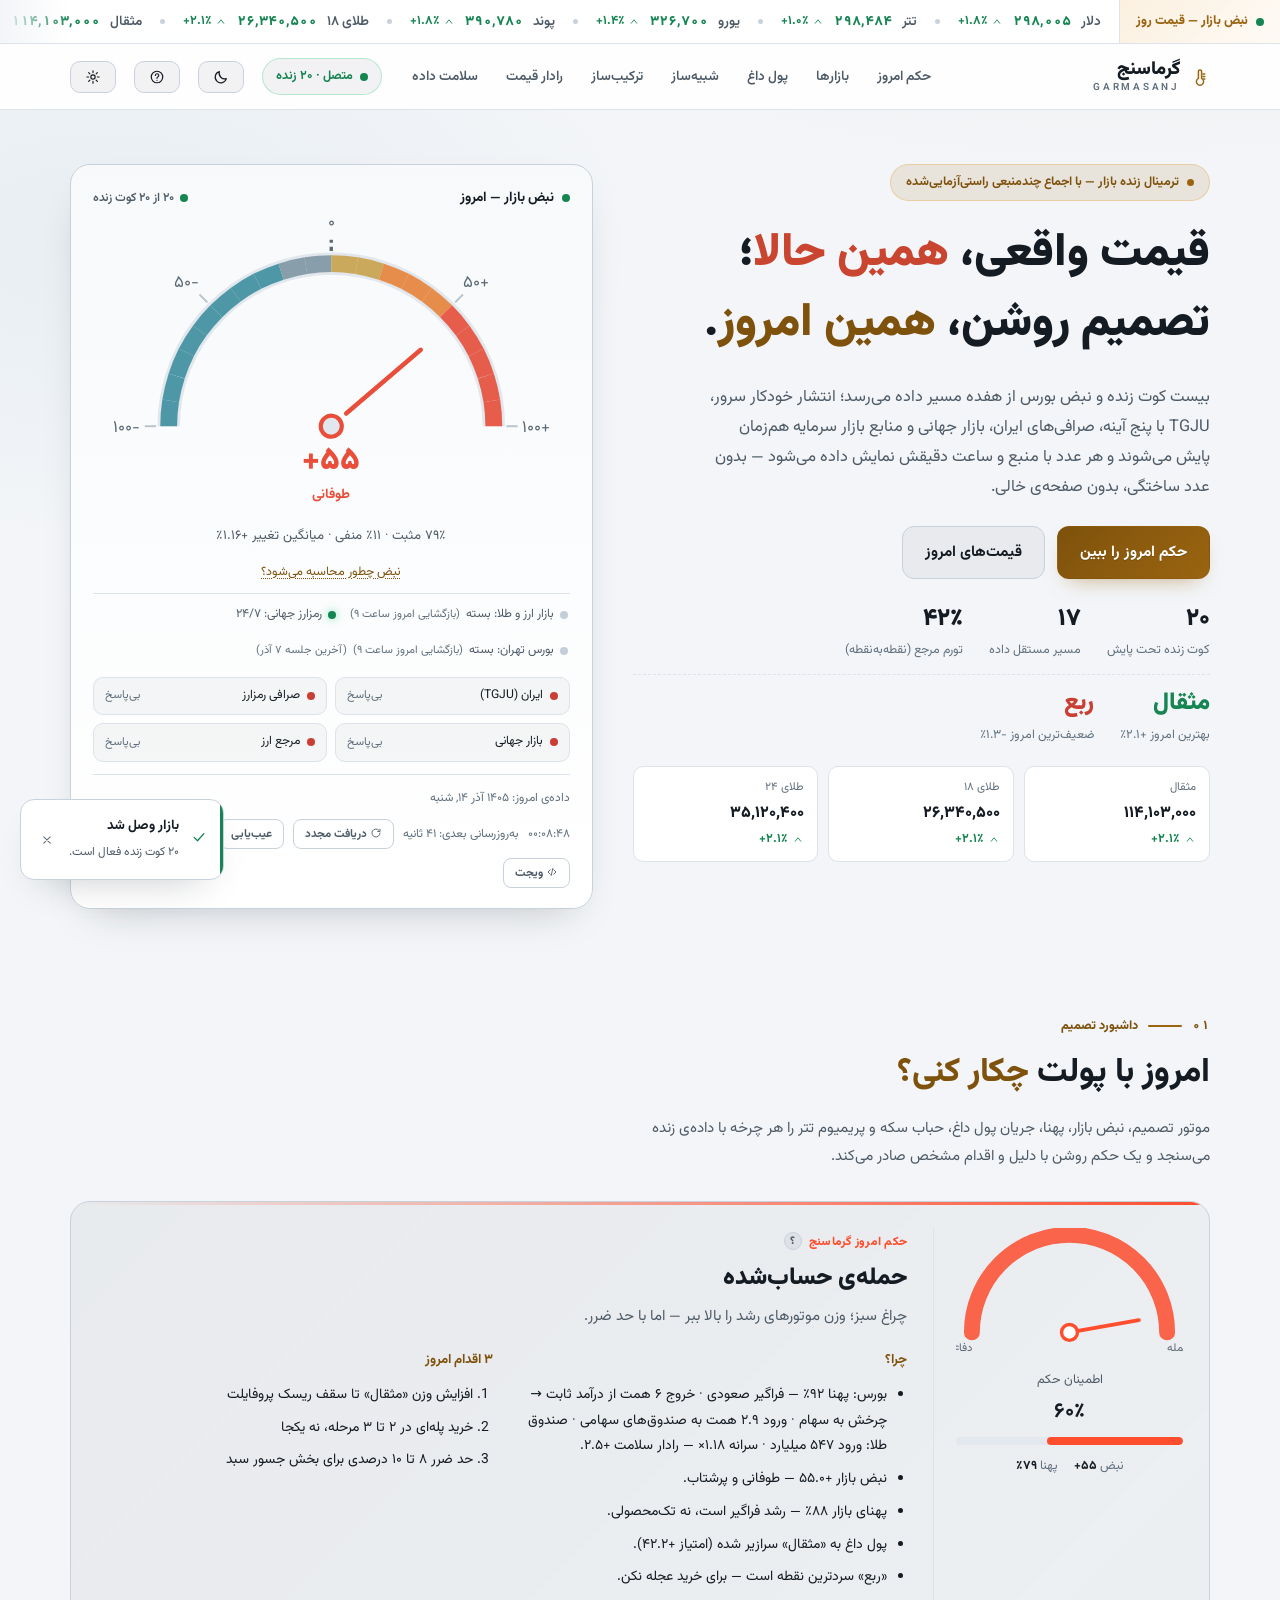
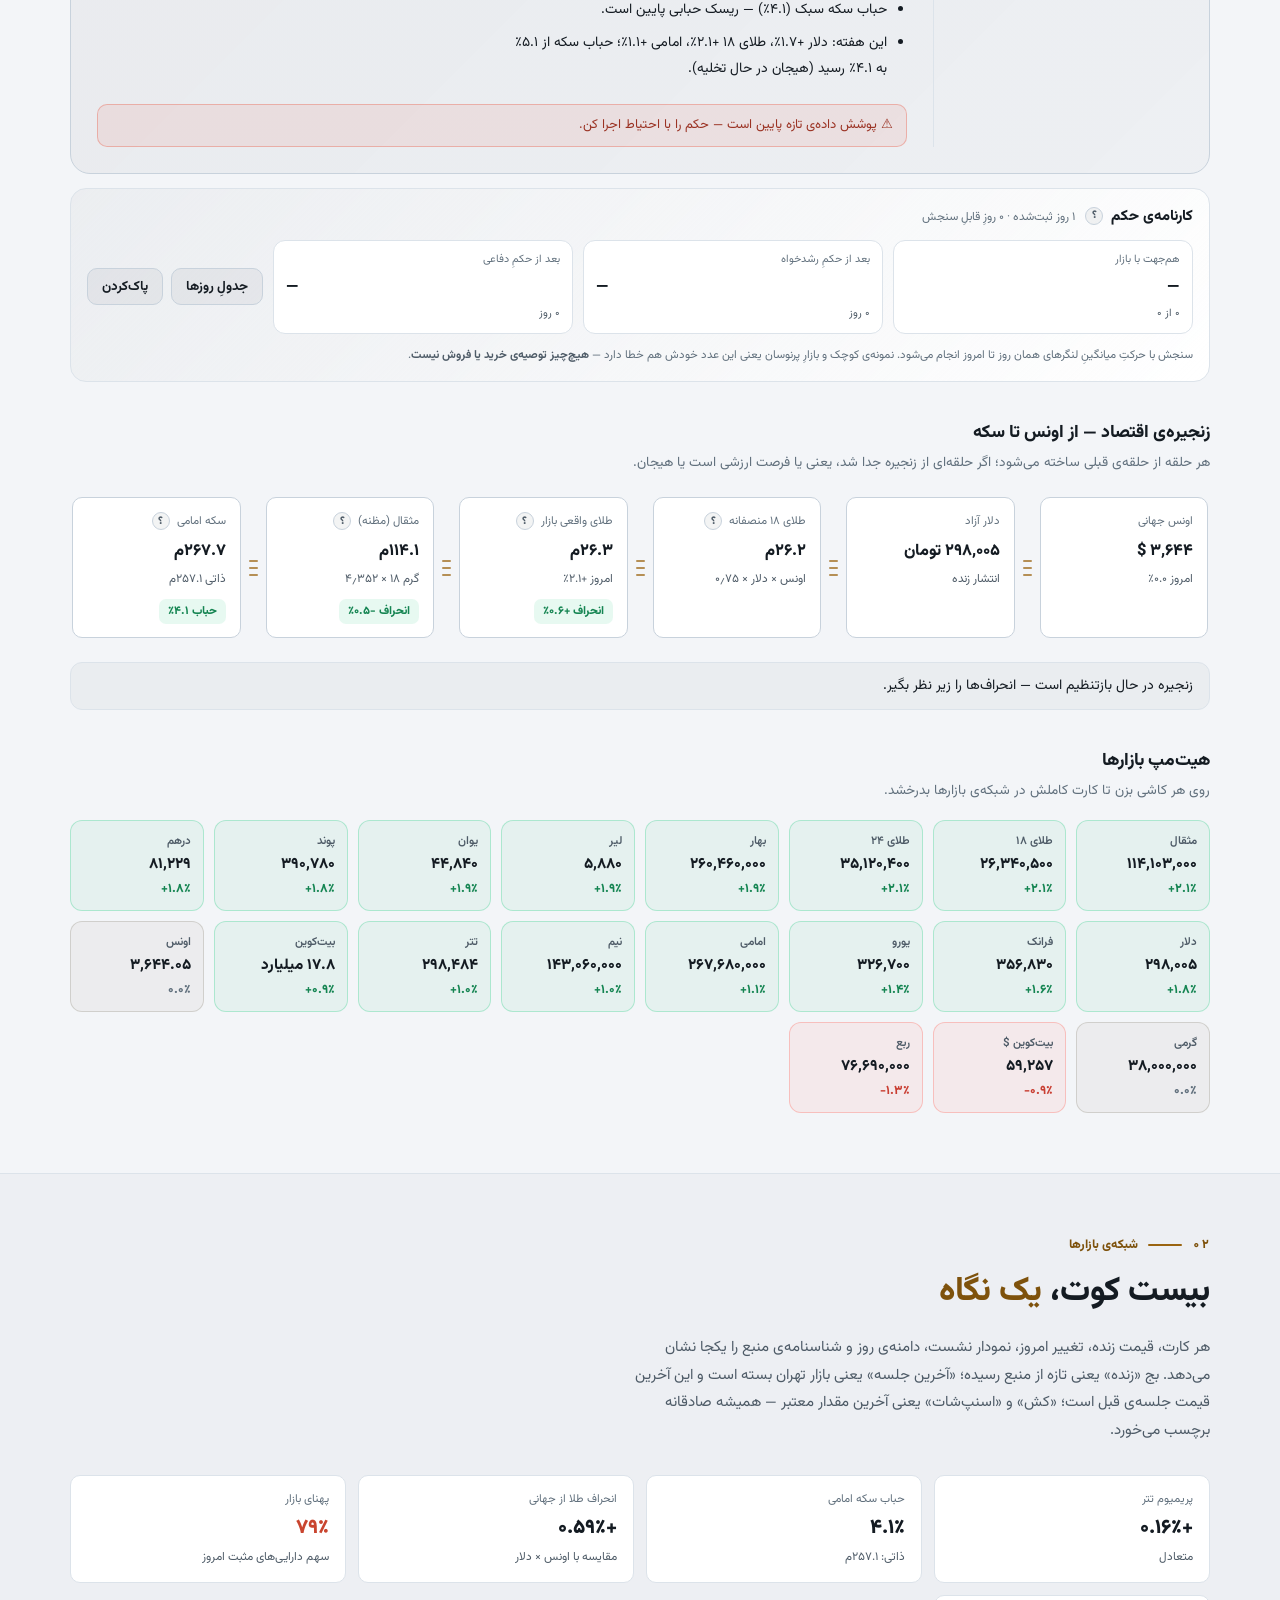
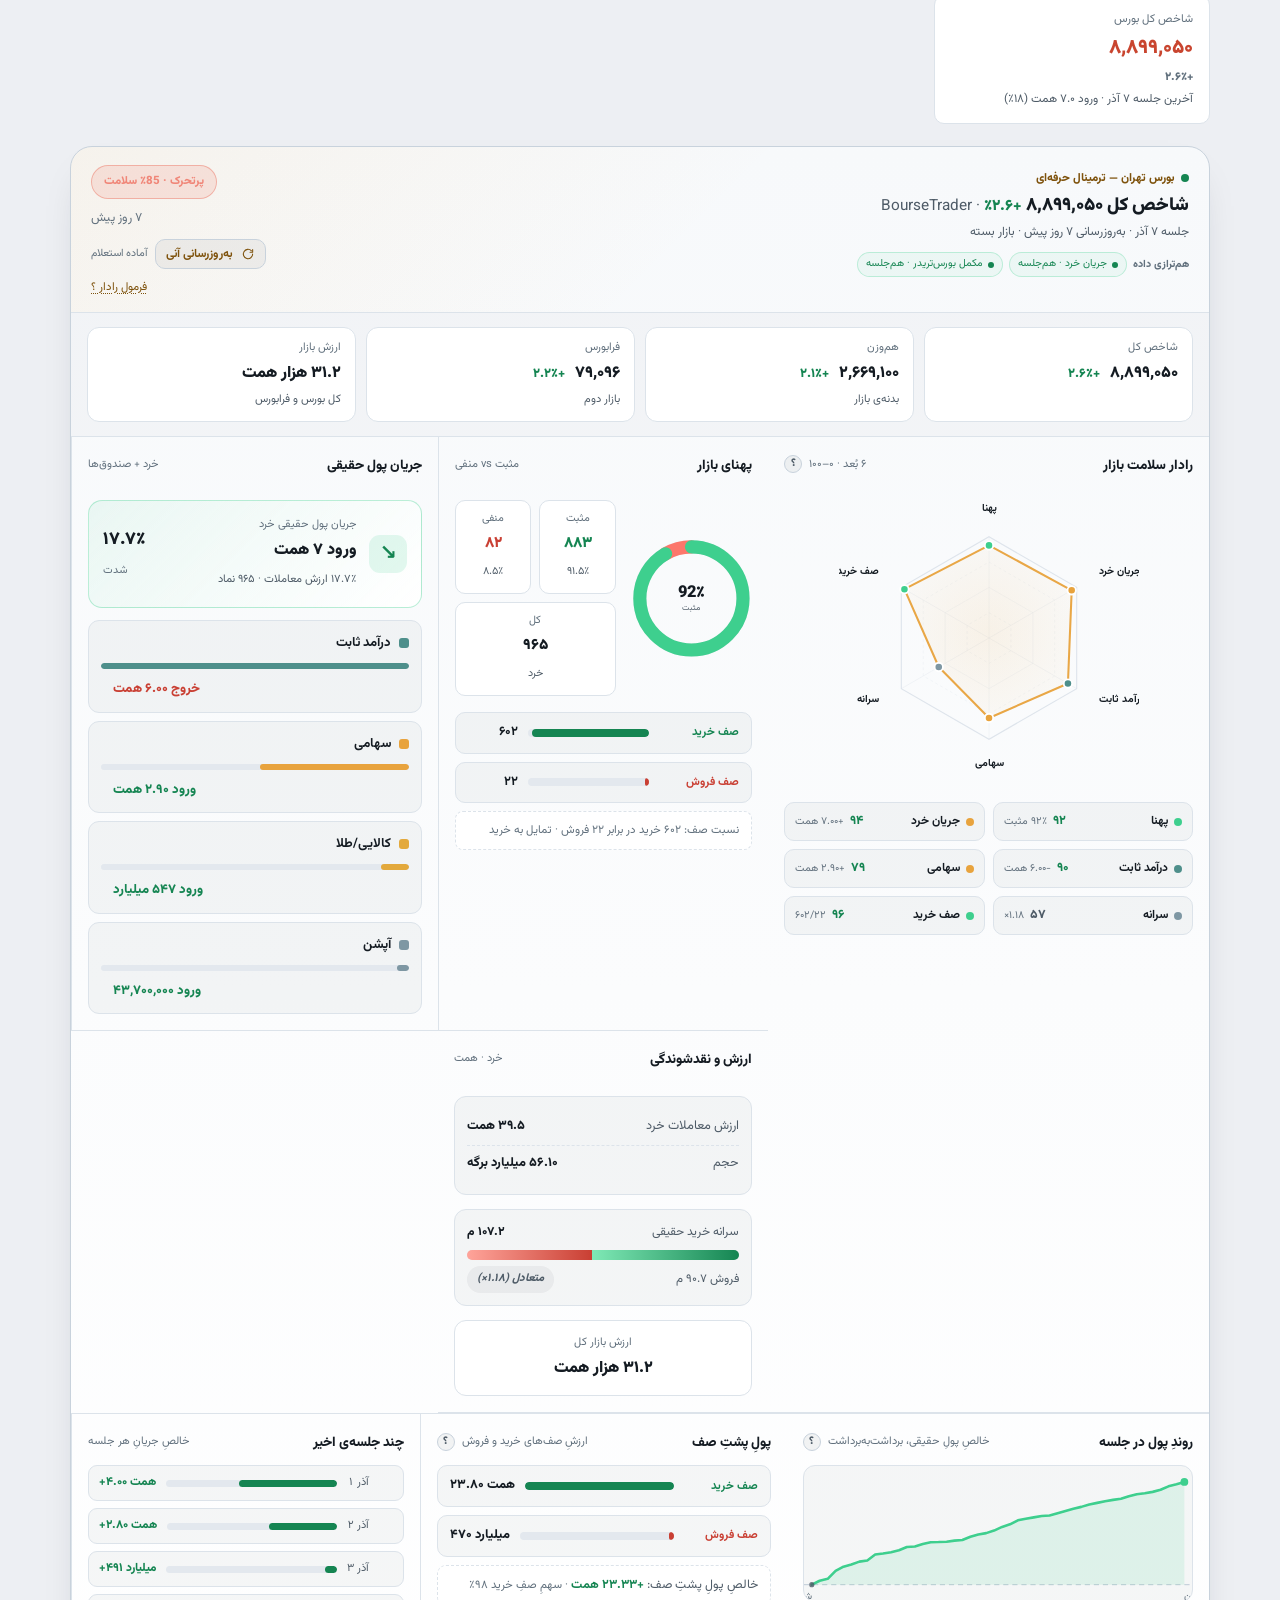
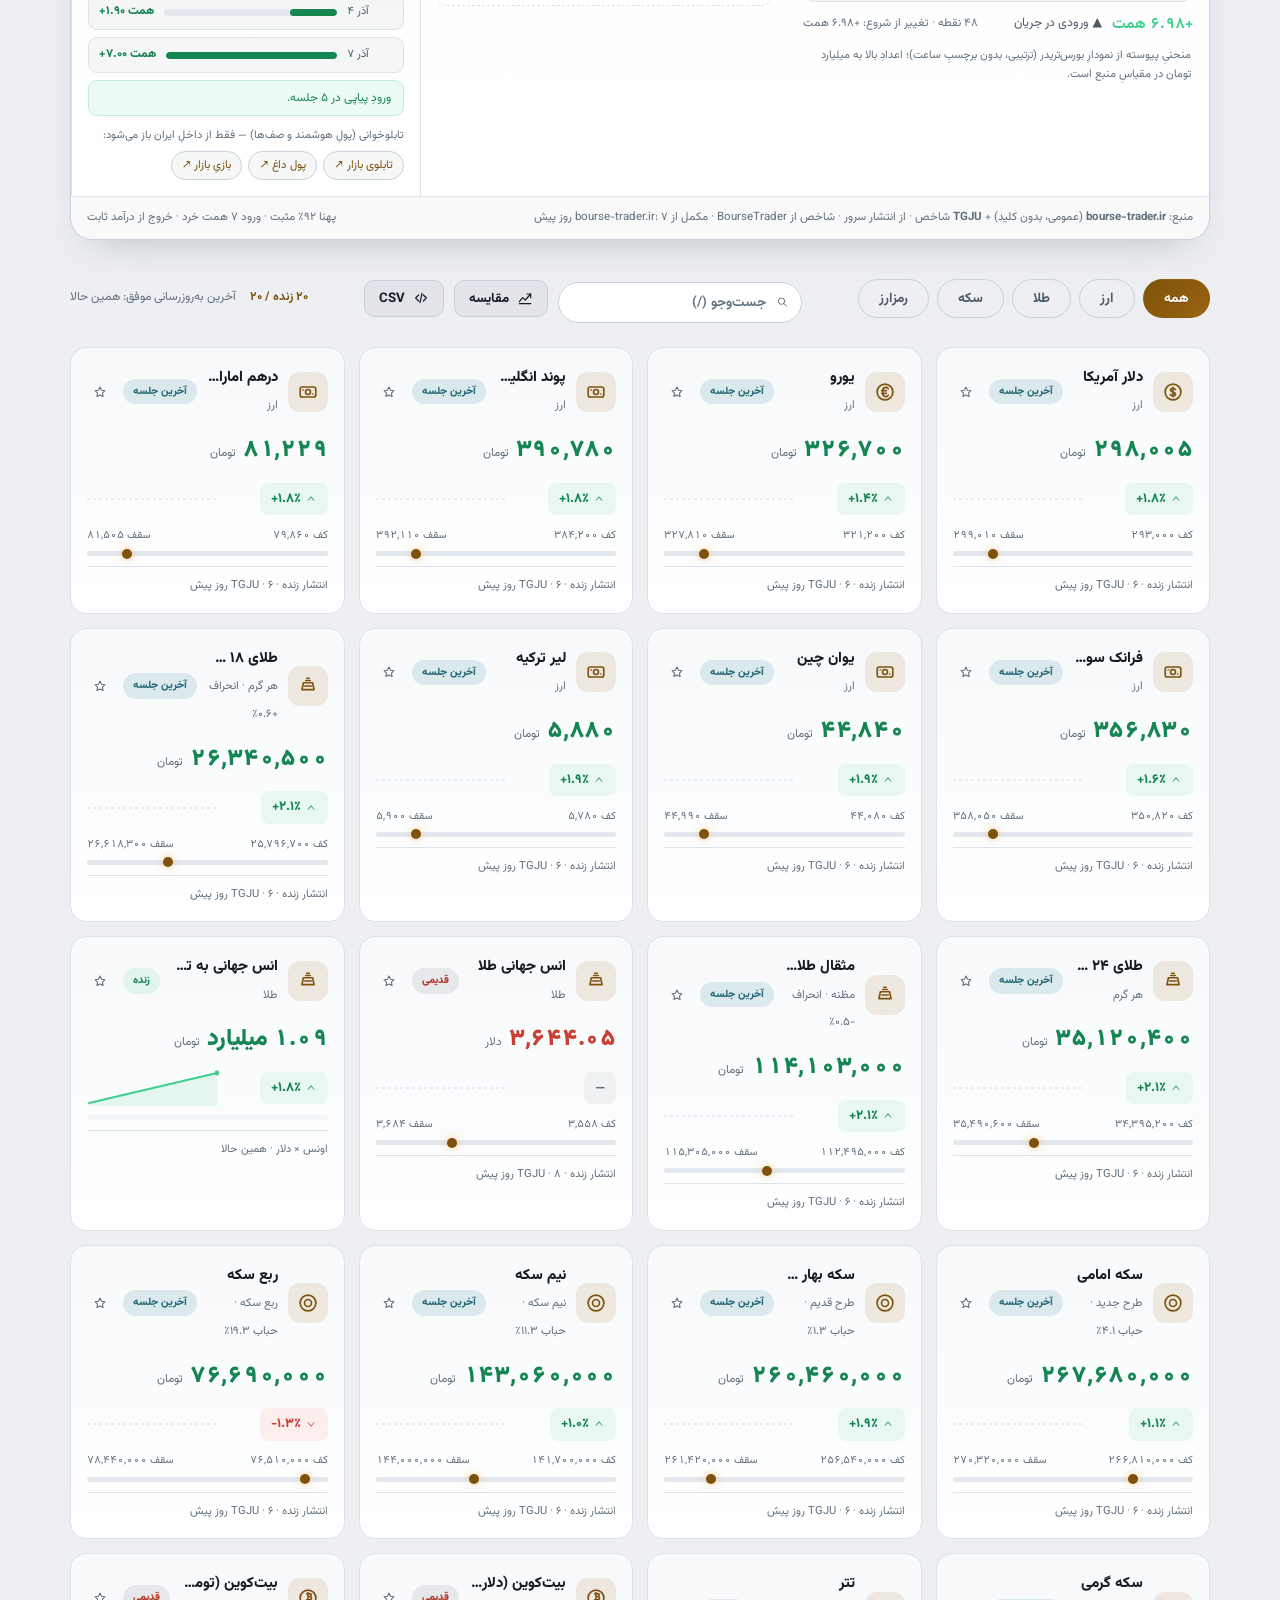
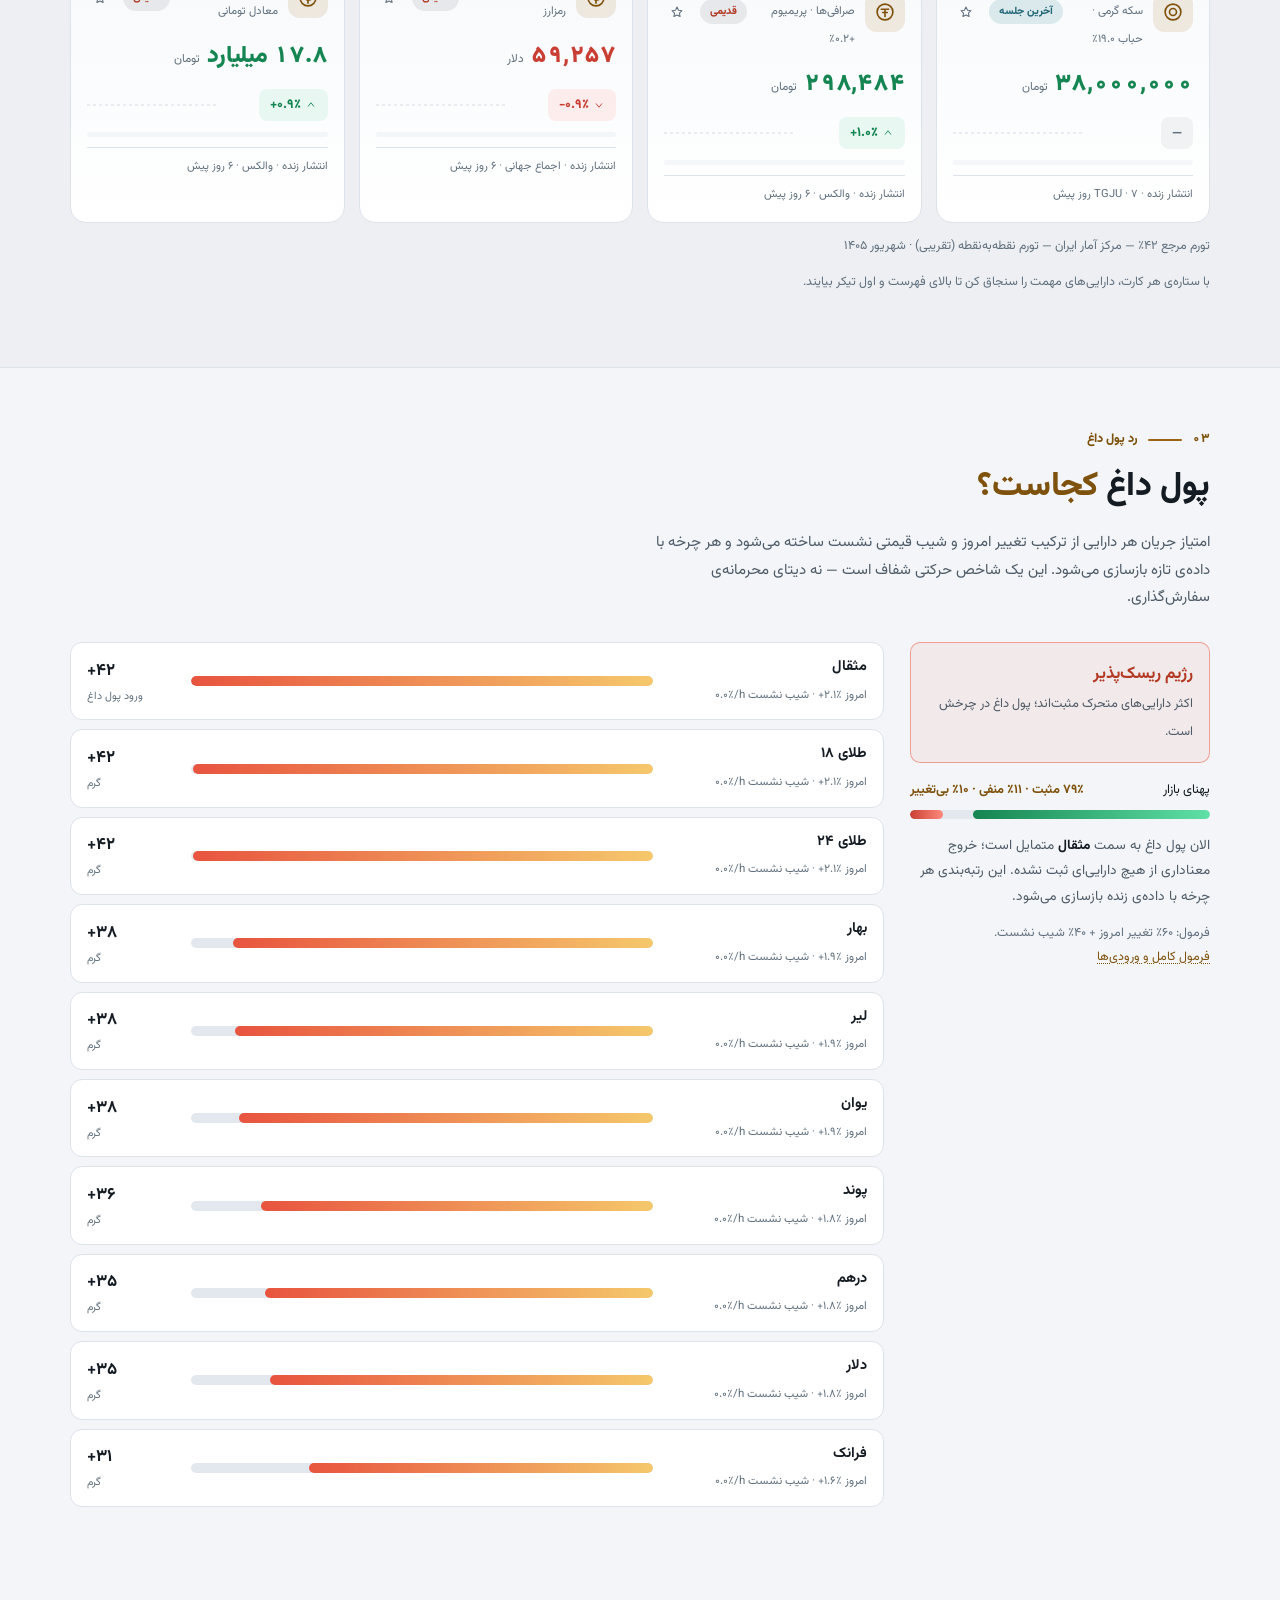
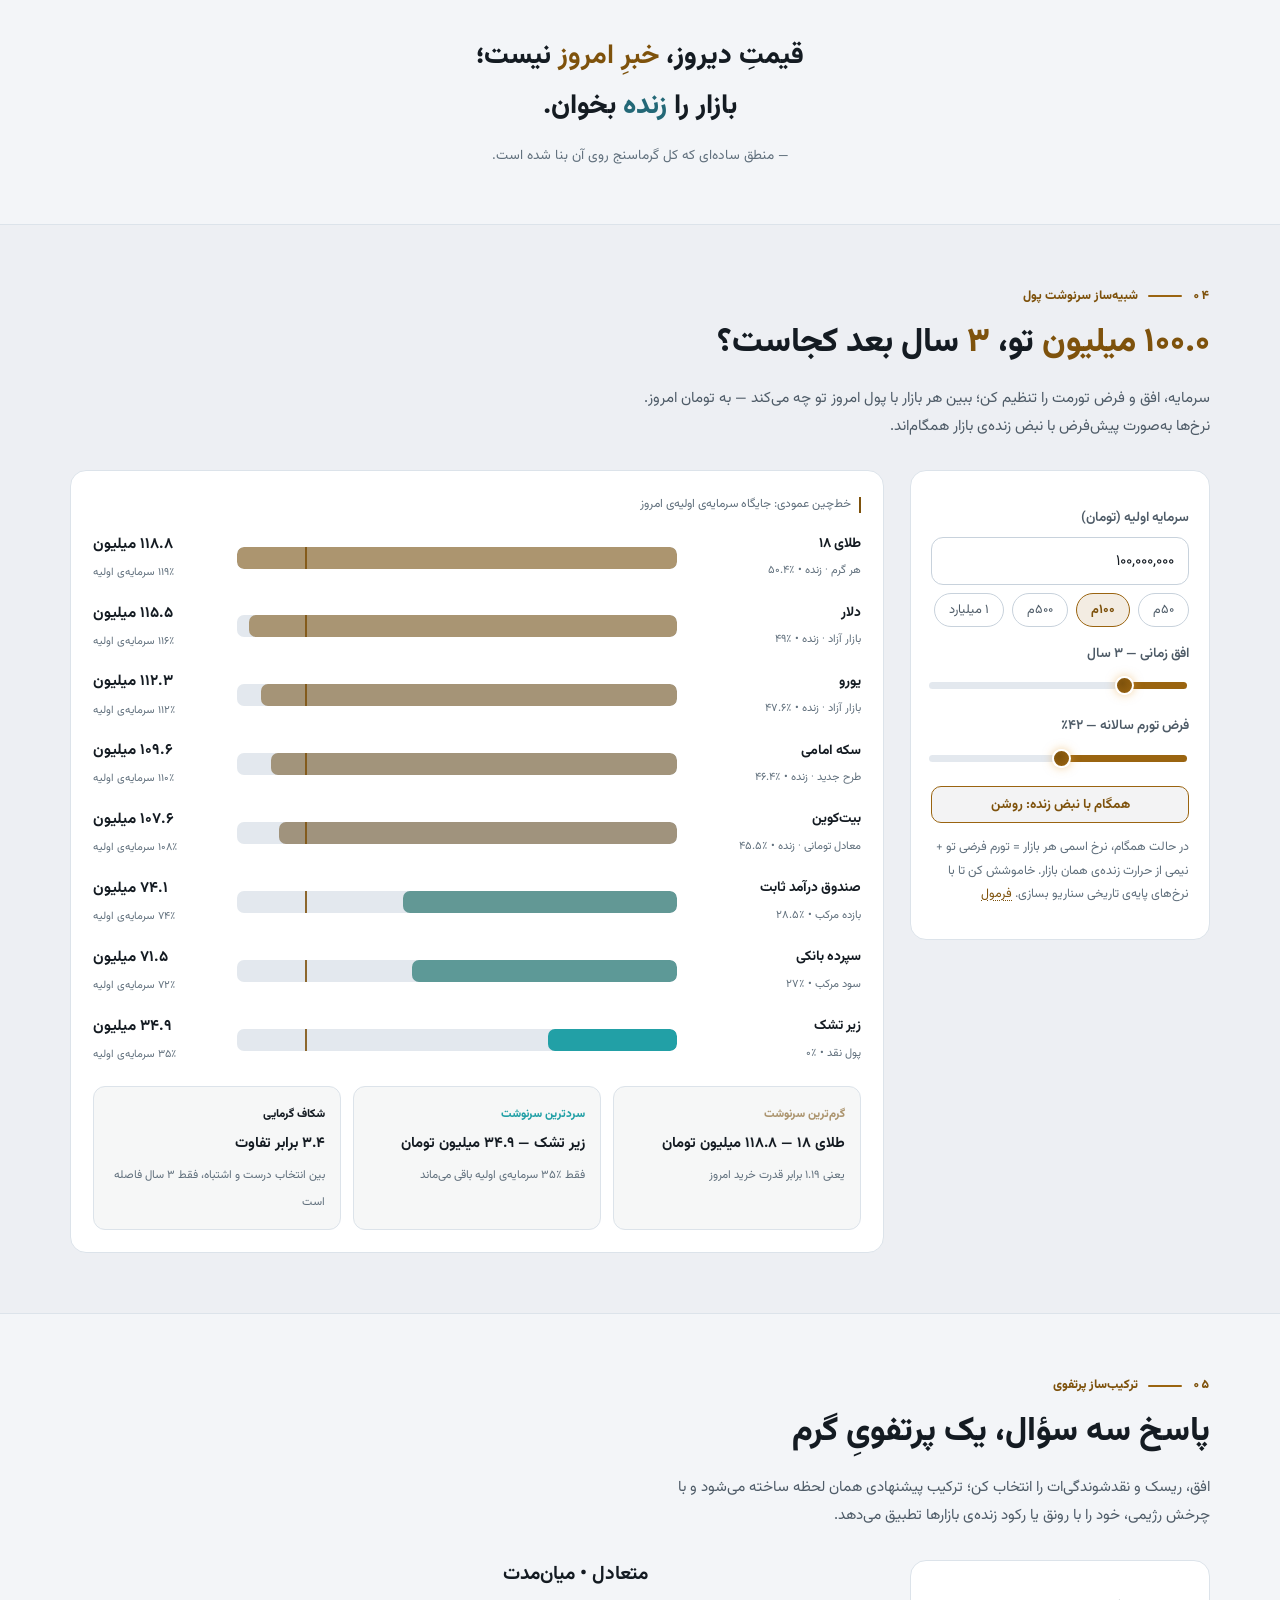
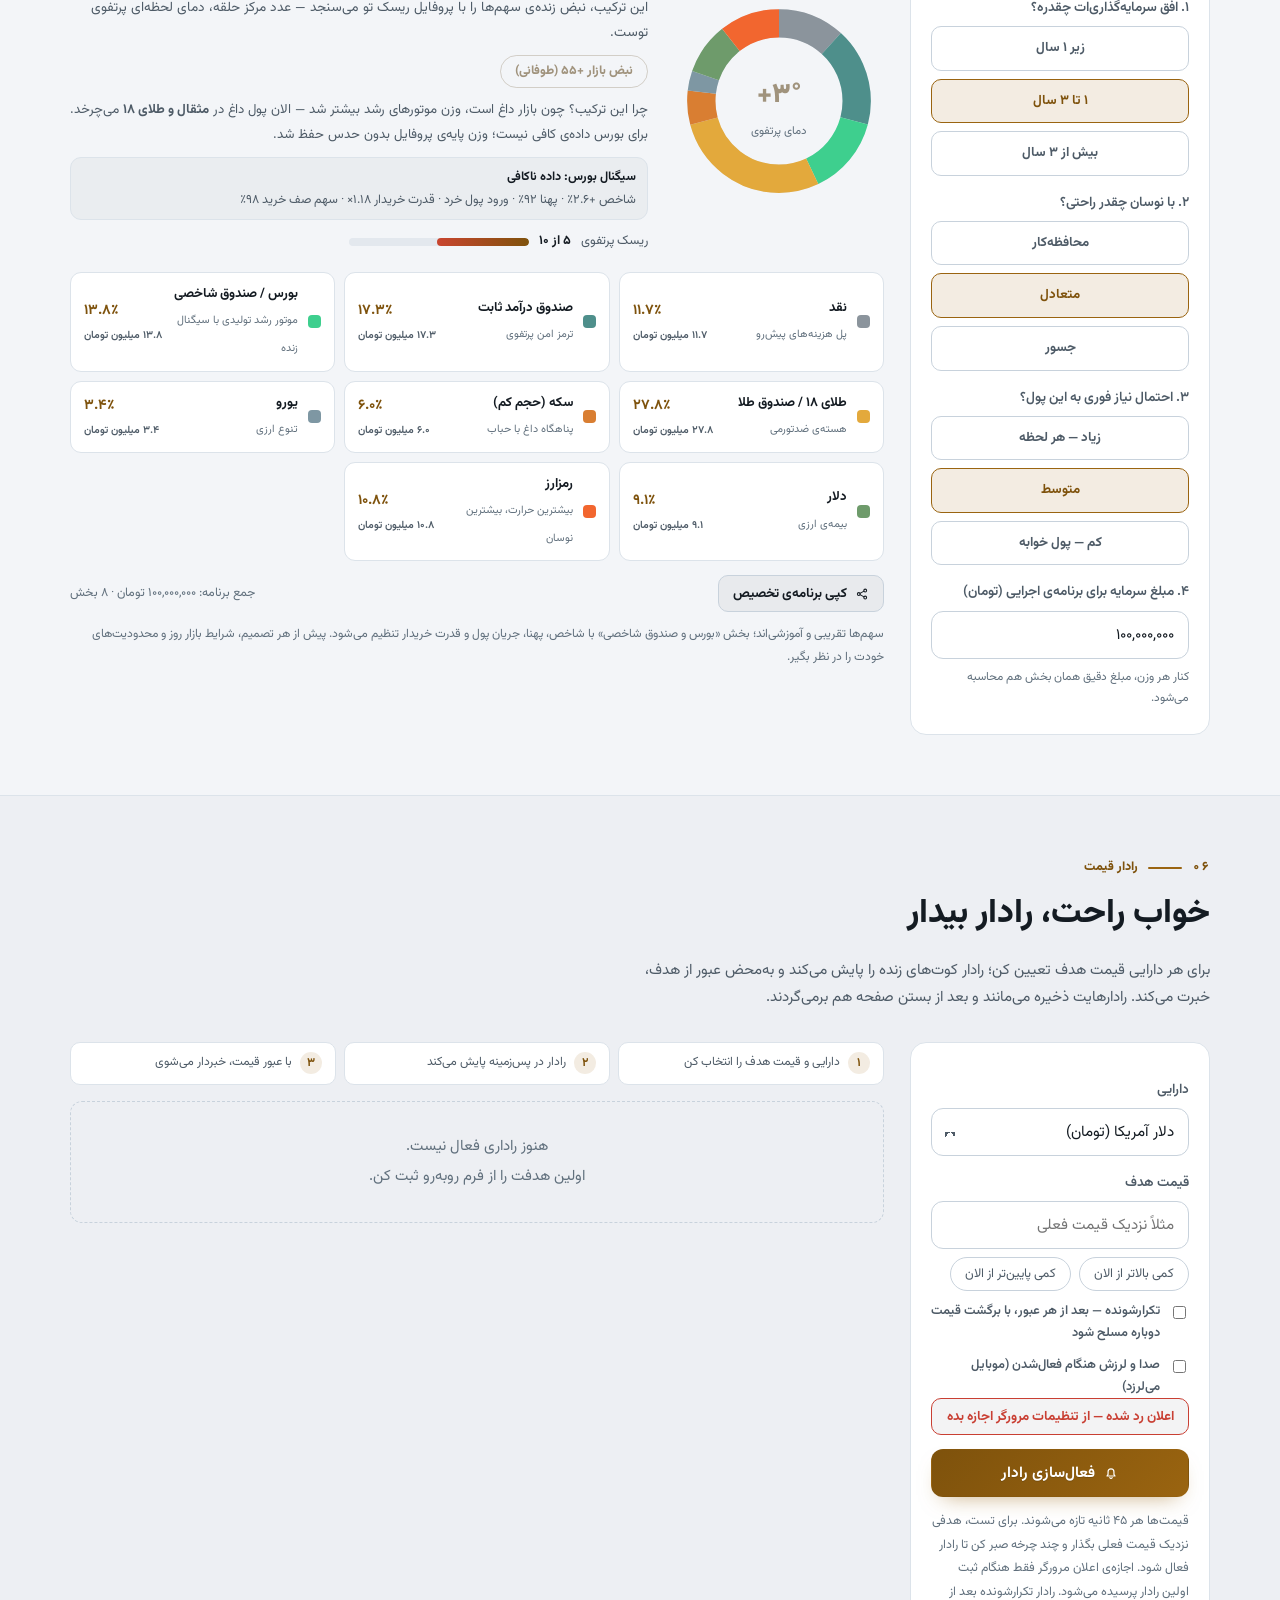
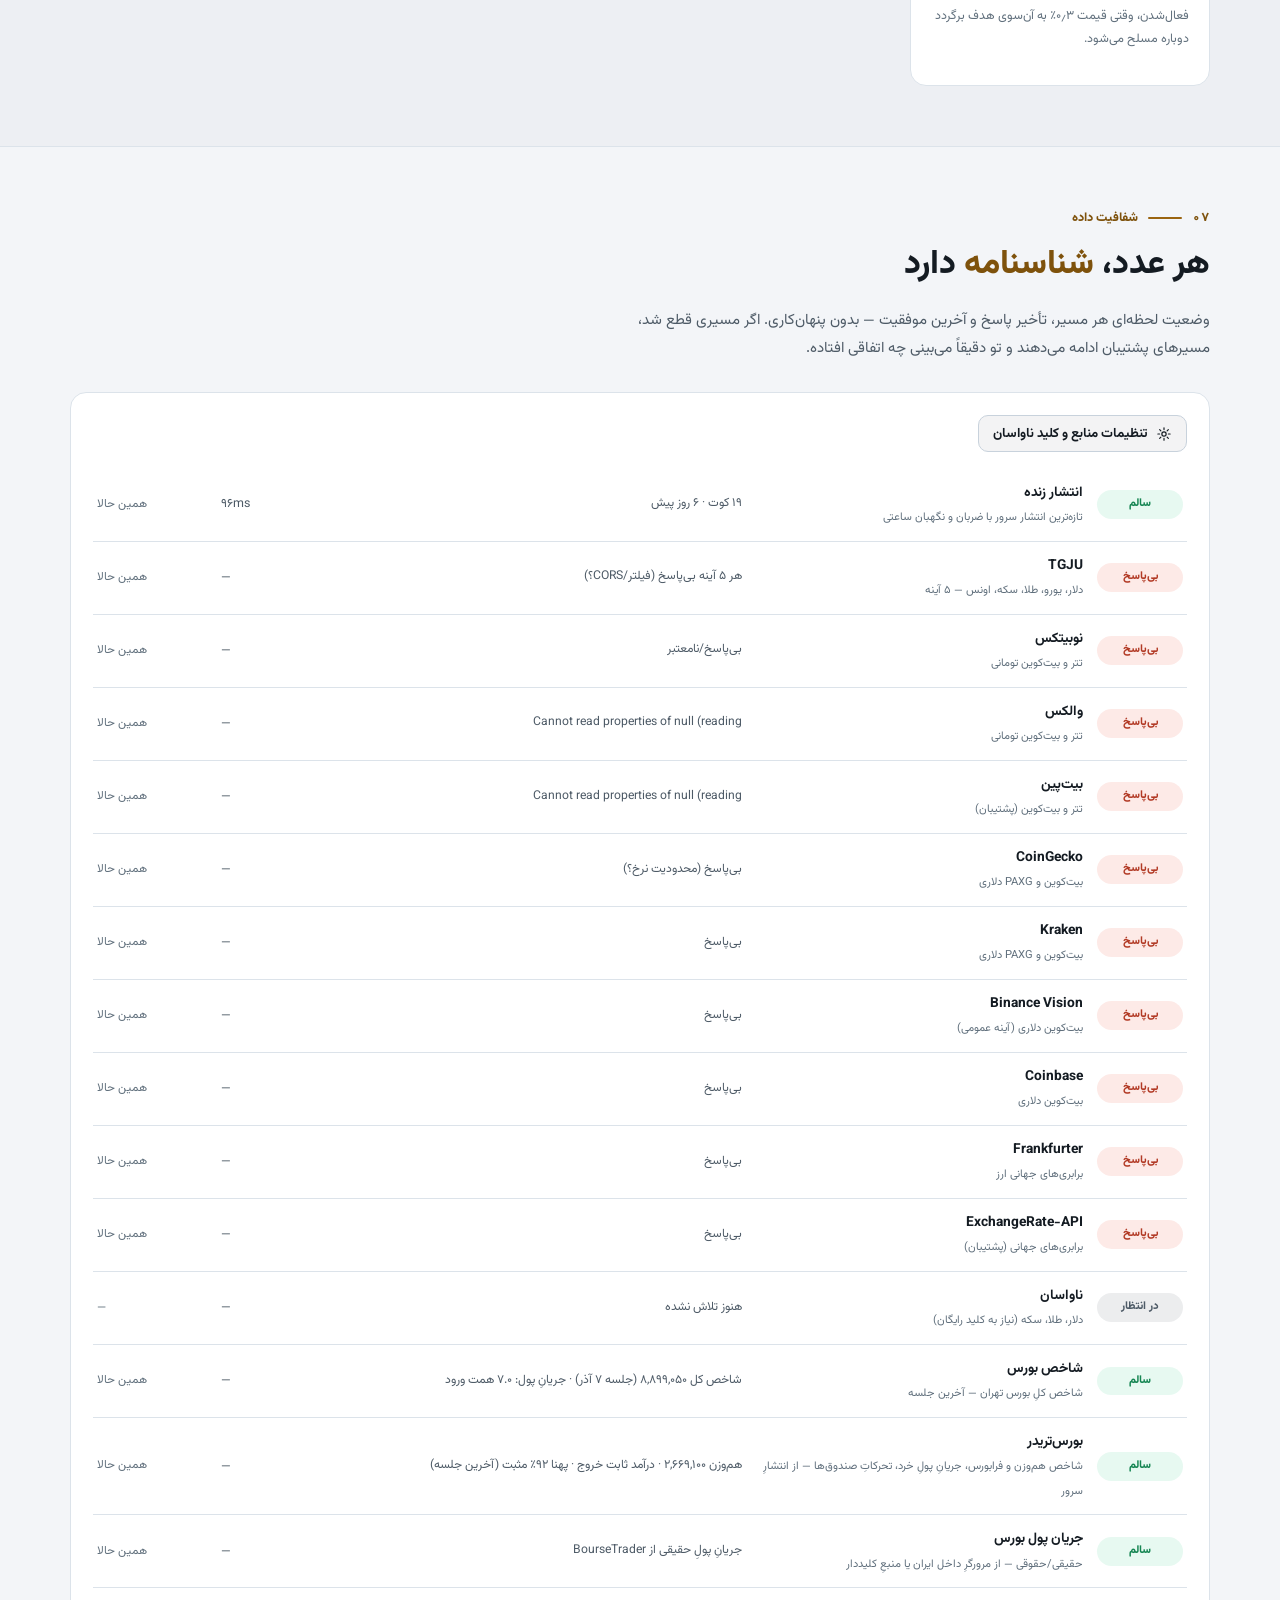
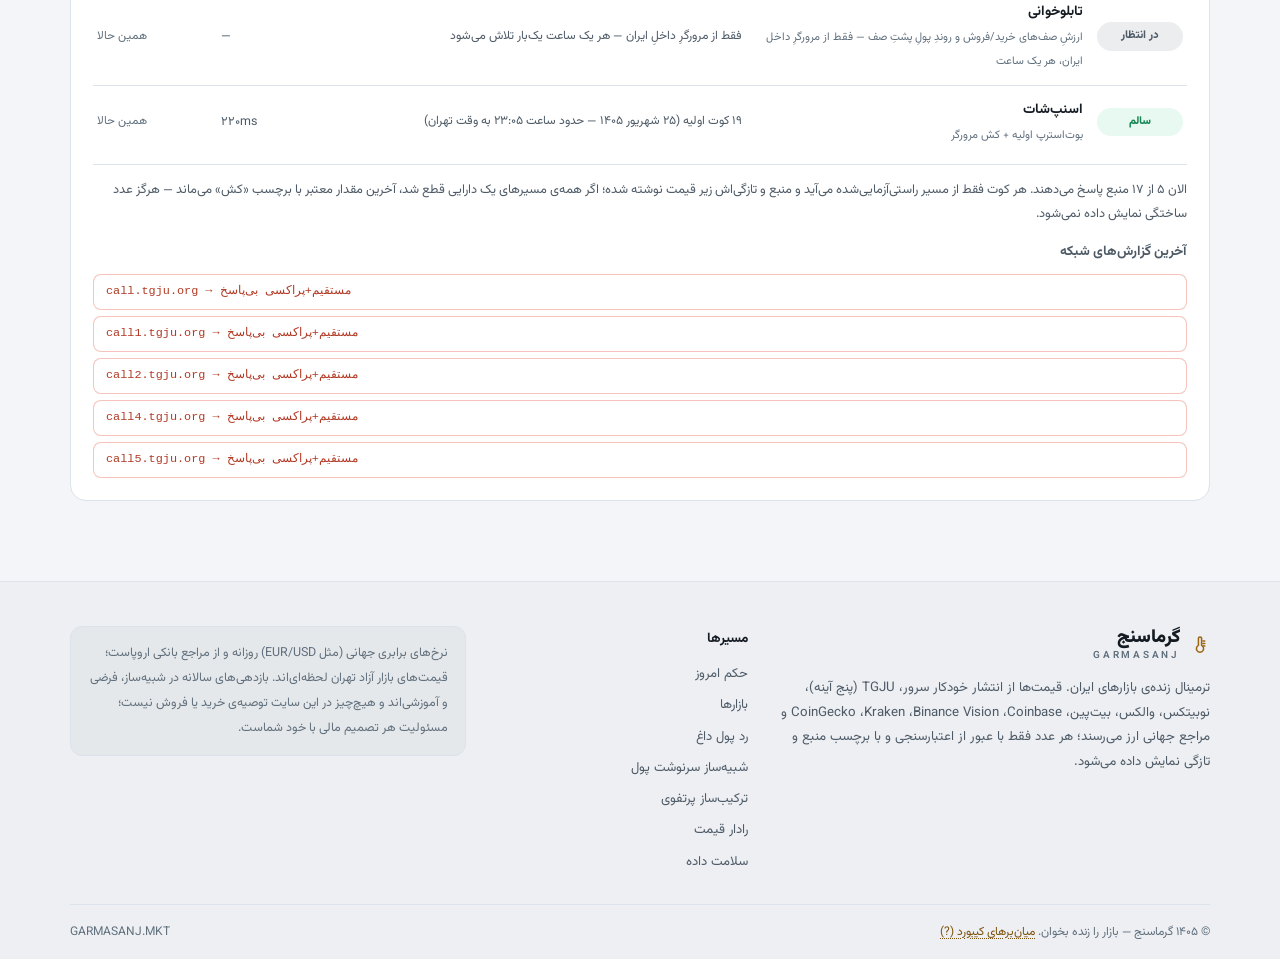
<file: index.html>
<!DOCTYPE html>
<html lang="fa" dir="rtl">
<head>
<meta charset="UTF-8">
<meta name="viewport" content="width=device-width, initial-scale=1">
<title>گرماسنج — ترمینال زنده بازارهای ایران | دلار، طلا، سکه و رمزارز</title>
<meta name="description" content="پایش زنده‌ی بازارهای ایران: دلار، یورو، طلا، سکه، تتر و بیت‌کوین با اجماع چندمنبعی راستی‌آزمایی‌شده، نبض بازار، زنجیره‌ی اونس تا سکه و حکم روزانه‌ی سرمایه‌گذاری.">
<meta name="theme-color" content="#0B0F14">
<link rel="canonical" href="https://alib11.github.io/Garmasanj-Eghtesad/">
<meta property="og:url" content="https://alib11.github.io/Garmasanj-Eghtesad/">
<meta property="og:type" content="website">
<meta property="og:locale" content="fa_IR">
<meta property="og:title" content="گرماسنج — ترمینال زنده بازارهای ایران">
<meta property="og:description" content="قیمت زنده، نبض بازار، زنجیره‌ی اونس تا سکه و حکم روزانه — همه از منابع راستی‌آزمایی‌شده.">
<meta name="twitter:card" content="summary">
<link rel="icon" href="data:image/svg+xml,%3Csvg xmlns='http://www.w3.org/2000/svg' viewBox='0 0 24 24'%3E%3Cpath fill='%23E8A33D' d='M12 2a2 2 0 0 1 2 2v9.2a5 5 0 1 1-4 0V4a2 2 0 0 1 2-2z'/%3E%3C/svg%3E">
<link rel="manifest" href="manifest.webmanifest">
<link rel="preconnect" href="https://fonts.googleapis.com">
<link rel="preconnect" href="https://fonts.gstatic.com" crossorigin>
<link href="https://fonts.googleapis.com/css2?family=Vazirmatn:wght@300;400;500;600;700;800;900&display=swap" rel="stylesheet">
<script>(function(){try{var t=localStorage.getItem('garmasanj_theme_v1');if(t){t=JSON.parse(t);}if(t!=='light'&&t!=='dark'){t=(window.matchMedia&&window.matchMedia('(prefers-color-scheme: light)').matches)?'light':null;}if(t){document.documentElement.setAttribute('data-theme',t);}}catch(e){}})();</script>
<link rel="stylesheet" href="assets/css/main.css">
<script type="application/ld+json">
{"@context":"https://schema.org","@type":"WebApplication","name":"گرماسنج","inLanguage":"fa-IR","applicationCategory":"FinanceApplication","operatingSystem":"Web","description":"ترمینال پایش زنده بازارهای ایران با اجماع چندمنبعی","offers":{"@type":"Offer","price":"0","priceCurrency":"IRT"}}
</script>
</head>
<body>
<a class="skip" href="#markets">پرش به بازارها</a>

<!-- مجموعه آیکون‌ها -->
<svg class="svg-defs" aria-hidden="true">
  <symbol id="i-thermo" viewBox="0 0 24 24"><path d="M12 3.5a1.9 1.9 0 0 1 1.9 1.9v8.3a4.3 4.3 0 1 1-3.8 0V5.4A1.9 1.9 0 0 1 12 3.5z"/><path d="M15.5 8.5h2.2M15.5 11.5h2.2M15.5 14.5h2.2"/></symbol>
  <symbol id="i-usd" viewBox="0 0 24 24"><circle cx="12" cy="12" r="8.6"/><path d="M12 6.8v10.4M14.7 9.4c-.5-.8-1.5-1.3-2.7-1.3-1.6 0-2.7.8-2.7 2 0 2.7 5.4 1.4 5.4 4.1 0 1.2-1.1 2-2.7 2-1.2 0-2.3-.6-2.8-1.5"/></symbol>
  <symbol id="i-eur" viewBox="0 0 24 24"><circle cx="12" cy="12" r="8.6"/><path d="M15.5 8.2c-.7-.8-1.7-1.2-2.8-1.2-2 0-3.4 1.4-3.4 5s1.4 5 3.4 5c1.1 0 2.1-.4 2.8-1.2M8.5 10.5h5M8.5 13.5h5"/></symbol>
  <symbol id="i-cur" viewBox="0 0 24 24"><rect x="3.5" y="6.5" width="17" height="11" rx="2.2"/><circle cx="12" cy="12" r="2.7"/><path d="M6.7 9.7v.01M17.3 14.3v.01"/></symbol>
  <symbol id="i-usdt" viewBox="0 0 24 24"><circle cx="12" cy="12" r="8.6"/><path d="M8 9h8M12 9v8M9.5 12.5h5"/></symbol>
  <symbol id="i-coin" viewBox="0 0 24 24"><circle cx="12" cy="12" r="8.6"/><circle cx="12" cy="12" r="3.8"/></symbol>
  <symbol id="i-gold" viewBox="0 0 24 24"><path d="M7 8.5h10l1.6 7.5H5.4L7 8.5z"/><path d="M9.5 6h5M10.7 3.5h2.6M8.4 12h7.2"/></symbol>
  <symbol id="i-btc" viewBox="0 0 24 24"><circle cx="12" cy="12" r="8.6"/><path d="M12 6.3v11.4M10.6 7.2h2.9c1.2 0 2 .6 2 1.6 0 .9-.8 1.5-1.9 1.6 1.3.1 2.2.7 2.2 1.8 0 1.1-.9 1.8-2.2 1.8h-3"/></symbol>
  <symbol id="i-up" viewBox="0 0 24 24"><path d="M6.5 14.5l5.5-7 5.5 7"/></symbol>
  <symbol id="i-down" viewBox="0 0 24 24"><path d="M6.5 9.5l5.5 7 5.5-7"/></symbol>
  <symbol id="i-bell" viewBox="0 0 24 24"><path d="M18 16.5H6l1.6-2.3v-4.1a4.4 4.4 0 0 1 8.8 0v4.1L18 16.5z"/><path d="M10.3 19a1.8 1.8 0 0 0 3.4 0"/></symbol>
  <symbol id="i-check" viewBox="0 0 24 24"><path d="M5.5 12.5l4.5 4.5 8.5-9.5"/></symbol>
  <symbol id="i-x" viewBox="0 0 24 24"><path d="M6.5 6.5l11 11M17.5 6.5l-11 11"/></symbol>
  <symbol id="i-clock" viewBox="0 0 24 24"><circle cx="12" cy="12" r="8.5"/><path d="M12 7.5V12l3.2 2.2"/></symbol>
  <symbol id="i-refresh" viewBox="0 0 24 24"><path d="M20 12a8 8 0 1 1-2.3-5.6M20 4.5V9h-4.5"/></symbol>
  <symbol id="i-share" viewBox="0 0 24 24"><circle cx="17.5" cy="6" r="2.4"/><circle cx="6.5" cy="12" r="2.4"/><circle cx="17.5" cy="18" r="2.4"/><path d="M8.6 10.9l6.8-3.8M8.6 13.1l6.8 3.8"/></symbol>
  <symbol id="i-star" viewBox="0 0 24 24"><path d="M12 3.6l2.6 5.4 5.9.8-4.3 4.1 1.1 5.9L12 17l-5.3 2.8 1.1-5.9-4.3-4.1 5.9-.8L12 3.6z"/></symbol>
  <symbol id="i-sun" viewBox="0 0 24 24"><circle cx="12" cy="12" r="4"/><path d="M12 2.5v2.4M12 19.1v2.4M2.5 12h2.4M19.1 12h2.4M5.3 5.3l1.7 1.7M17 17l1.7 1.7M18.7 5.3L17 7M7 17l-1.7 1.7"/></symbol>
  <symbol id="i-moon" viewBox="0 0 24 24"><path d="M20 14.5A8.5 8.5 0 0 1 9.5 4a8.5 8.5 0 1 0 10.5 10.5z"/></symbol>
  <symbol id="i-cmp" viewBox="0 0 24 24"><path d="M3.5 17.5l5-6 4 3.5 8-9"/><path d="M3.5 20.5h17"/><path d="M15 6h5.5v5.5"/></symbol>
  <symbol id="i-help" viewBox="0 0 24 24"><circle cx="12" cy="12" r="8.6"/><path d="M9.6 9.6a2.5 2.5 0 1 1 3.5 2.3c-.8.4-1.1.9-1.1 1.7v.4"/><path d="M12 17v.01"/></symbol>
  <symbol id="i-search" viewBox="0 0 24 24"><circle cx="10.5" cy="10.5" r="6"/><path d="M15 15l5 5"/></symbol>
  <symbol id="i-code" viewBox="0 0 24 24"><path d="M8.5 7.5L4 12l4.5 4.5M15.5 7.5L20 12l-4.5 4.5M13.5 5l-3 14"/></symbol>
  <symbol id="i-gear" viewBox="0 0 24 24"><circle cx="12" cy="12" r="3.2"/><path d="M12 2.8v2.6M12 18.6v2.6M2.8 12h2.6M18.6 12h2.6M5.5 5.5l1.8 1.8M16.7 16.7l1.8 1.8M18.5 5.5l-1.8 1.8M7.3 16.7l-1.8 1.8"/></symbol>
</svg>

<!-- تیکر زنده -->
<div class="ticker" role="marquee" aria-label="قیمت‌های زنده بازار">
  <div class="tk-label"><span class="live-dot"></span><span class="tk-label-txt">نبض بازار — قیمت روز</span></div>
  <div class="tk-vp"><div class="tk-track" id="tickerTrack"></div></div>
</div>

<!-- هدر -->
<header class="site-head">
  <div class="wrap head-in">
    <a class="brand" href="#" aria-label="گرماسنج — صفحه اصلی">
      <svg class="ic s20 b-ic"><use href="#i-thermo"/></svg>
      <span class="brand-t"><b>گرماسنج</b><small>GARMASANJ</small></span>
    </a>
    <nav class="nav" aria-label="ناوبری اصلی">
      <a href="#verdict">حکم امروز</a>
      <a href="#markets">بازارها</a>
      <a href="#hotmoney">پول داغ</a>
      <a href="#sim">شبیه‌ساز</a>
      <a href="#mix">ترکیب‌ساز</a>
      <a href="#radar">رادار قیمت</a>
      <a href="#health">سلامت داده</a>
    </nav>
    <span class="net-pill busy" id="netStatus"><i class="live-dot"></i>در حال اتصال…</span>
    <button class="btn btn-ghost sm icon-btn" id="themeBtn" type="button" title="تم روشن/تیره (t)" aria-label="تغییر تم روشن و تیره" aria-pressed="false"><svg class="ic s16 th-dark"><use href="#i-sun"/></svg><svg class="ic s16 th-light"><use href="#i-moon"/></svg></button>
    <button class="btn btn-ghost sm icon-btn" id="helpBtn" type="button" title="راهنما و میان‌برهای کیبورد (?)" aria-label="راهنما و میان‌برهای کیبورد"><svg class="ic s16"><use href="#i-help"/></svg></button>
    <button type="button" class="btn btn-ghost sm icon-btn" id="headSettingsBtn" title="تنظیمات منابع" aria-label="تنظیمات منابع"><svg class="ic s16"><use href="#i-gear"/></svg></button>
  </div>
</header>

<main>
<!-- هیرو -->
<section class="hero">
  <div class="wrap hero-grid">
    <div class="rv">
      <span class="kicker"><i></i>ترمینال زنده بازار — با اجماع چندمنبعی راستی‌آزمایی‌شده</span>
      <h1>قیمت واقعی، <em class="c-hot">همین حالا</em>؛<br>تصمیم روشن، <em class="c-gold">همین امروز</em>.</h1>
      <p class="hero-lead">بیست کوت زنده و نبض بورس از هفده مسیر داده می‌رسد؛ انتشار خودکار سرور، TGJU با پنج آینه، صرافی‌های ایران، بازار جهانی و منابع بازار سرمایه هم‌زمان پایش می‌شوند و هر عدد با منبع و ساعت دقیقش نمایش داده می‌شود — بدون عدد ساختگی، بدون صفحه‌ی خالی.</p>
      <div class="hero-cta">
        <a class="btn btn-primary" href="#verdict">حکم امروز را ببین</a>
        <a class="btn btn-ghost" href="#markets">قیمت‌های امروز</a>
      </div>
      <div class="hero-stats">
        <div class="hs"><b><span data-cnt="20" data-stat="assets">۰</span></b><small>کوت زنده تحت پایش</small></div>
        <div class="hs"><b><span data-cnt="13" data-stat="sources">۰</span></b><small>مسیر مستقل داده</small></div>
        <div class="hs"><b><span data-cnt="42" data-stat="inflation">۰</span>٪</b><small>تورم مرجع (نقطه‌به‌نقطه)</small></div>
      </div>
      <div class="hero-stats" id="heroStats2"></div>
      <div class="pulse-row" id="pulseCards" aria-live="polite"></div>
    </div>
    <div class="rv" data-d="2">
      <div class="gauge-card">
        <div class="gauge-head">
          <span><span class="live-dot"></span>نبض بازار — امروز</span>
          <span id="freshBadge"></span>
        </div>
        <div class="mood-wrap">
          <div id="moodSvg"></div>
          <div class="mood-center">
            <b id="moodNum" dir="ltr">+۰</b>
            <span class="mood-zone" id="moodZone">—</span>
          </div>
        </div>
        <p class="rg-msg" id="moodMsg">در حال دریافت داده…</p>
        <p class="micro mood-f"><button class="link-btn" type="button" data-formula="mood">نبض چطور محاسبه می‌شود؟</button></p>
        <div class="sess-strip" id="sessStrip"></div>
        <div class="src-strip" id="srcStrip"></div>
        <div class="src-foot">
          <span id="todayFa">—</span>
          <span class="src-right">
            <span id="srcClock">—</span>
            <span id="nextIn">در حال اتصال…</span>
            <button class="mini-btn" id="retryBtn" type="button" title="دریافت فوری"><svg class="ic s12 mini-ic"><use href="#i-refresh"/></svg> دریافت مجدد</button>
            <button class="mini-btn" id="diagBtn" type="button">عیب‌یابی</button>
            <button class="mini-btn" id="shareBtn" type="button" title="کپی یا اشتراک خلاصه‌ی قیمت‌ها و حکم امروز (s)"><svg class="ic s12 mini-ic"><use href="#i-share"/></svg> اشتراک خلاصه</button>
            <button class="mini-btn" id="embedBtn" type="button" title="کد جاسازی ویجت قیمت در سایت یا وبلاگ شما"><svg class="ic s12 mini-ic"><use href="#i-code"/></svg> ویجت</button>
          </span>
        </div>
      </div>
    </div>
  </div>
</section>

<!-- ۰۱: حکم امروز -->
<section id="verdict" class="sec">
  <div class="wrap">
    <div class="sec-head rv">
      <div class="eyebrow"><span class="en">۰۱</span><span class="el"></span><span>داشبورد تصمیم</span></div>
      <h2>امروز با پولت <span>چکار کنی؟</span></h2>
      <p class="sec-sub">موتور تصمیم، نبض بازار، پهنا، جریان پول داغ، حباب سکه و پریمیوم تتر را هر چرخه با داده‌ی زنده می‌سنجد و یک حکم روشن با دلیل و اقدام مشخص صادر می‌کند.</p>
    </div>
    <div class="rv" data-d="2" id="verdictBody" aria-live="polite"></div>
    <!-- کارنامه‌ی حکم: خودسنجیِ روزانه — آیا حکمِ دیروز با بازارِ بعدش هم‌جهت بود؟ -->
    <div class="rv" data-d="2" id="verdictJournal" aria-live="polite"></div>
    <div class="rv">
      <h3 class="sub-h">زنجیره‌ی اقتصاد — از اونس تا سکه</h3>
      <p class="sub-s">هر حلقه از حلقه‌ی قبلی ساخته می‌شود؛ اگر حلقه‌ای از زنجیره جدا شد، یعنی یا فرصت ارزشی است یا هیجان.</p>
      <div id="chainFlow" class="chain-flow" aria-live="polite"></div>
      <p id="chainSignal" class="ch-signal"></p>
    </div>
    <div class="rv">
      <h3 class="sub-h">هیت‌مپ بازارها</h3>
      <p class="sub-s">روی هر کاشی بزن تا کارت کاملش در شبکه‌ی بازارها بدرخشد.</p>
      <div id="heatGrid" class="heat-grid"></div>
    </div>
  </div>
</section>

<!-- ۰۲: بازارها -->
<section id="markets" class="sec alt">
  <div class="wrap">
    <div class="sec-head rv">
      <div class="eyebrow"><span class="en">۰۲</span><span class="el"></span><span>شبکه‌ی بازارها</span></div>
      <h2>بیست کوت، <span>یک نگاه</span></h2>
      <p class="sec-sub">هر کارت، قیمت زنده، تغییر امروز، نمودار نشست، دامنه‌ی روز و شناسنامه‌ی منبع را یکجا نشان می‌دهد. بج «زنده» یعنی تازه از منبع رسیده؛ «آخرین جلسه» یعنی بازار تهران بسته است و این آخرین قیمت جلسه‌ی قبل است؛ «کش» و «اسنپ‌شات» یعنی آخرین مقدار معتبر — همیشه صادقانه برچسب می‌خورد.</p>
    </div>
    <div class="macro-strip rv" id="macroStrip" aria-live="polite"></div>
    <!-- بورس تهران — ترمینال حرفه‌ای (رادار + دونات + جریان صندوق‌ها) -->
    <section class="bourse-pro rv" id="boursePro" hidden aria-live="polite">
      <div class="bp-head">
        <div class="bp-head-main">
          <span class="bp-kicker"><i class="live-dot"></i>بورس تهران — ترمینال حرفه‌ای</span>
          <b id="bourseProTitle">نبض بازار سرمایه</b>
          <div class="bp-meta" id="bourseProMeta">در انتظار انتشار سرور…</div>
          <div class="bp-alignment" id="bourseProAlignment" role="status" aria-live="polite"></div>
        </div>
        <div class="bp-head-side">
          <span class="bp-badge" id="bourseProBadge">—</span>
          <span class="micro" id="bourseProAge">—</span>
          <div class="bp-refresh-wrap">
            <button class="btn btn-ghost sm bp-refresh" id="bourseRefreshBtn" type="button" title="استعلام فوری انتشار سرور، TGJU و منابع بورسی (b)" aria-describedby="bourseRefreshState">
              <svg class="ic s14"><use href="#i-refresh"/></svg><span>به‌روزرسانی آنی</span>
            </button>
            <span class="bp-refresh-state" id="bourseRefreshState" role="status" aria-live="polite">آماده استعلام</span>
          </div>
          <button class="link-btn bp-link" type="button" data-formula="bourseRadar" title="فرمول رادار سلامت">فرمول رادار ؟</button>
        </div>
      </div>
      <div class="bp-indices" id="bourseIndices"></div>
      <div class="bp-grid">
        <div class="bp-panel bp-radar-panel">
          <div class="bp-panel-h"><h4>رادار سلامت بازار</h4><span>۶ بُعد · ۰–۱۰۰ <button type="button" class="f-help" data-formula="bourseRadar" title="فرمول رادار">؟</button></span></div>
          <div class="bp-radar-box">
            <div id="bourseRadarChart"></div>
            <div id="bourseRadarLegend" class="bp-radar-legend"></div>
          </div>
        </div>
        <div class="bp-panel bp-breadth-panel">
          <div class="bp-panel-h"><h4>پهنای بازار</h4><span>مثبت vs منفی</span></div>
          <div class="bp-donut-wrap">
            <div id="bourseBreadthDonut"></div>
            <div id="bourseBreadthStats" class="bp-stats"></div>
          </div>
          <div id="bourseQueueChart" class="bp-queue"></div>
        </div>
        <div class="bp-panel bp-flow-panel">
          <div class="bp-panel-h"><h4>جریان پول حقیقی</h4><span>خرد + صندوق‌ها</span></div>
          <div id="bourseMainFlow"></div>
          <div id="bourseFundsFlow" class="bp-funds"></div>
        </div>
        <div class="bp-panel bp-trade-panel">
          <div class="bp-panel-h"><h4>ارزش و نقدشوندگی</h4><span>خرد · همت</span></div>
          <div id="bourseTradeStats"></div>
          <div id="boursePerCapita" class="bp-pc"></div>
          <div id="bourseCap"></div>
        </div>
      </div>
      <!-- روندِ پول: جریان در طولِ جلسه + پولِ پشتِ صف + چند جلسه‌ی اخیر -->
      <div class="bp-grid bp-money-grid">
        <div class="bp-panel bp-trend-panel">
          <div class="bp-panel-h"><h4>روندِ پول در جلسه</h4><span>خالصِ پولِ حقیقی، برداشت‌به‌برداشت
            <button type="button" class="f-help" data-formula="moneyTrend" title="فرمول روند پول">؟</button></span></div>
          <div id="bourseMoneyTrend"></div>
        </div>
        <div class="bp-panel bp-queue-panel">
          <div class="bp-panel-h"><h4>پولِ پشتِ صف</h4><span>ارزشِ صف‌های خرید و فروش
            <button type="button" class="f-help" data-formula="queueMoney" title="فرمول پول پشت صف">؟</button></span></div>
          <div id="bourseQueueMoney"></div>
        </div>
        <div class="bp-panel bp-sessions-panel">
          <div class="bp-panel-h"><h4>چند جلسه‌ی اخیر</h4><span>خالصِ جریانِ هر جلسه</span></div>
          <div id="bourseFlowSessions"></div>
          <div id="bourseTkLinks" class="bp-tk"></div>
        </div>
      </div>
      <div class="bp-foot">
        <span>منبع: <b>bourse-trader.ir</b> (عمومی، بدون کلید) + <b>TGJU</b> شاخص · از انتشار سرور · <span id="bourseProSource">—</span></span>
        <span id="bourseProExplain">—</span>
      </div>
    </section>
    <!-- نگهداری برای سازگاری با تست‌های قدیمی -->
    <p class="micro rv" id="bourseTitle" hidden></p>
    <div class="macro-strip rv" id="bourseStrip" aria-live="polite" hidden></div>
    <div class="markets-bar rv">
      <div class="cat-tabs" role="tablist" aria-label="دسته‌بندی دارایی‌ها">
        <button class="cat-tab on" data-cat="all" role="tab" type="button" aria-selected="true">همه</button>
        <button class="cat-tab" data-cat="currency" role="tab" type="button" aria-selected="false">ارز</button>
        <button class="cat-tab" data-cat="gold" role="tab" type="button" aria-selected="false">طلا</button>
        <button class="cat-tab" data-cat="coin" role="tab" type="button" aria-selected="false">سکه</button>
        <button class="cat-tab" data-cat="crypto" role="tab" type="button" aria-selected="false">رمزارز</button>
      </div>
      <div class="markets-tools">
        <label class="search"><svg class="ic s14"><use href="#i-search"/></svg><input id="qsearch" type="search" placeholder="جست‌وجو (/)" autocomplete="off" aria-label="جست‌وجوی دارایی"></label>
        <button class="btn btn-ghost sm" id="compareBtn" type="button" title="مقایسه‌ی دو دارایی روی یک نمودار (c)"><svg class="ic s16"><use href="#i-cmp"/></svg>مقایسه</button>
        <button class="btn btn-ghost sm" id="csvBtn" type="button" title="برون‌بری همه‌ی کوت‌های فعلی به‌صورت CSV" aria-label="برون‌بری CSV"><svg class="ic s16"><use href="#i-code"/></svg>CSV</button>
      </div>
      <div class="markets-meta"><span id="quotesCount"></span><span id="marketsUpdated">—</span></div>
    </div>
    <div class="asset-grid rv" data-d="2" id="assetGrid"></div>
    <p class="micro rv" id="inflNote"></p>
    <p class="micro rv" id="pinNote">با ستاره‌ی هر کارت، دارایی‌های مهمت را سنجاق کن تا بالای فهرست و اول تیکر بیایند.</p>
  </div>
</section>

<!-- ۰۳: رد پول داغ -->
<section id="hotmoney" class="sec">
  <div class="wrap">
    <div class="sec-head rv">
      <div class="eyebrow"><span class="en">۰۳</span><span class="el"></span><span>رد پول داغ</span></div>
      <h2>پول داغ <span>کجاست؟</span></h2>
      <p class="sec-sub">امتیاز جریان هر دارایی از ترکیب تغییر امروز و شیب قیمتی نشست ساخته می‌شود و هر چرخه با داده‌ی تازه بازسازی می‌شود. این یک شاخص حرکتی شفاف است — نه دیتای محرمانه‌ی سفارش‌گذاری.</p>
    </div>
    <div class="hot-grid">
      <aside class="rv" aria-label="خلاصه‌ی رژیم و پهنای بازار">
        <div class="regime neutral" id="regimeBadge"><b>در حال محاسبه…</b><span></span></div>
        <div id="breadthMeter"></div>
        <p class="flow-note" id="flowNote"></p>
        <p class="micro">فرمول: ۶۰٪ تغییر امروز + ۴۰٪ شیب نشست. <button class="link-btn" type="button" data-formula="hot">فرمول کامل و ورودی‌ها</button></p>
      </aside>
      <div class="rv" data-d="2" id="flowBars"></div>
    </div>
  </div>
</section>

<!-- نقل‌قول -->
<section class="pull">
  <div class="wrap rv">
    <figure>
      <blockquote>قیمتِ دیروز، <b>خبرِ امروز</b> نیست؛<br>بازار را <span class="cold-w">زنده</span> بخوان.</blockquote>
      <figcaption>— منطق ساده‌ای که کل گرماسنج روی آن بنا شده است.</figcaption>
    </figure>
  </div>
</section>

<!-- ۰۴: شبیه‌ساز -->
<section id="sim" class="sec alt">
  <div class="wrap">
    <div class="sec-head rv">
      <div class="eyebrow"><span class="en">۰۴</span><span class="el"></span><span>شبیه‌ساز سرنوشت پول</span></div>
      <h2><span id="simTitleAmt">۱۰۰ میلیون</span> تو، <span id="simTitleYears">۳</span> سال بعد کجاست؟</h2>
      <p class="sec-sub">سرمایه، افق و فرض تورمت را تنظیم کن؛ ببین هر بازار با پول امروز تو چه می‌کند — به تومان امروز. نرخ‌ها به‌صورت پیش‌فرض با نبض زنده‌ی بازار همگام‌اند.</p>
    </div>
    <div class="sim-grid">
      <aside class="sim-controls panel rv" aria-label="کنترل‌های شبیه‌ساز">
        <label for="simAmount">سرمایه اولیه (تومان)</label>
        <input type="text" class="field" id="simAmount" inputmode="numeric" value="۱۰۰,۰۰۰,۰۰۰" autocomplete="off">
        <div class="chips">
          <button class="chip" type="button" data-v="50000000">۵۰م</button>
          <button class="chip on" type="button" data-v="100000000">۱۰۰م</button>
          <button class="chip" type="button" data-v="500000000">۵۰۰م</button>
          <button class="chip" type="button" data-v="1000000000">۱ میلیارد</button>
        </div>
        <label for="simYears">افق زمانی — <span id="simYearsOut">۳ سال</span></label>
        <input type="range" id="simYears" min="1" max="10" value="3">
        <label for="simInflation">فرض تورم سالانه — <span id="simInflOut">۴۲٪</span></label>
        <input type="range" id="simInflation" min="25" max="60" value="42">
        <div class="spacer" aria-hidden="true"></div>
        <button class="btn btn-ghost sm on btn-wide" id="simSync" type="button" aria-pressed="true">همگام با نبض زنده: روشن</button>
        <p class="micro">در حالت همگام، نرخ اسمی هر بازار = تورم فرضی تو + نیمی از حرارت زنده‌ی همان بازار. خاموشش کن تا با نرخ‌های پایه‌ی تاریخی سناریو بسازی. <button class="link-btn" type="button" data-formula="sim">فرمول</button></p>
      </aside>
      <div class="sim-out rv" data-d="2">
        <div class="sim-caption"><span class="cap-line"></span>خط‌چین عمودی: جایگاه سرمایه‌ی اولیه‌ی امروز</div>
        <div id="simBars"></div>
        <div class="sim-report" id="simReport"></div>
      </div>
    </div>
  </div>
</section>

<!-- ۰۵: ترکیب‌ساز -->
<section id="mix" class="sec">
  <div class="wrap">
    <div class="sec-head rv">
      <div class="eyebrow"><span class="en">۰۵</span><span class="el"></span><span>ترکیب‌ساز پرتفوی</span></div>
      <h2>پاسخ سه سؤال، یک پرتفویِ گرم</h2>
      <p class="sec-sub">افق، ریسک و نقدشوندگی‌ات را انتخاب کن؛ ترکیب پیشنهادی همان لحظه ساخته می‌شود و با چرخش رژیمی، خود را با رونق یا رکود زنده‌ی بازارها تطبیق می‌دهد.</p>
    </div>
    <div class="mix-grid">
      <div class="mix-controls panel rv">
        <label>۱. افق سرمایه‌گذاری‌ات چقدره؟</label>
        <div class="seg" role="radiogroup" aria-label="افق سرمایه‌گذاری">
          <label><input type="radio" name="hz" value="1"><span>زیر ۱ سال</span></label>
          <label><input type="radio" name="hz" value="2" checked><span>۱ تا ۳ سال</span></label>
          <label><input type="radio" name="hz" value="3"><span>بیش از ۳ سال</span></label>
        </div>
        <label>۲. با نوسان چقدر راحتی؟</label>
        <div class="seg" role="radiogroup" aria-label="تحمل ریسک">
          <label><input type="radio" name="rk" value="1"><span>محافظه‌کار</span></label>
          <label><input type="radio" name="rk" value="2" checked><span>متعادل</span></label>
          <label><input type="radio" name="rk" value="3"><span>جسور</span></label>
        </div>
        <label>۳. احتمال نیاز فوری به این پول؟</label>
        <div class="seg" role="radiogroup" aria-label="نیاز به نقدشوندگی">
          <label><input type="radio" name="lq" value="1"><span>زیاد — هر لحظه</span></label>
          <label><input type="radio" name="lq" value="2" checked><span>متوسط</span></label>
          <label><input type="radio" name="lq" value="3"><span>کم — پول خوابه</span></label>
        </div>
        <label for="mixAmount">۴. مبلغ سرمایه برای برنامه‌ی اجرایی (تومان)</label>
        <input class="field" id="mixAmount" type="text" inputmode="numeric" value="۱۰۰٬۰۰۰٬۰۰۰" autocomplete="off" aria-describedby="mixAmountHint">
        <p class="m-hint" id="mixAmountHint">کنار هر وزن، مبلغ دقیق همان بخش هم محاسبه می‌شود.</p>
      </div>
      <div class="rv" data-d="2">
        <div class="mix-top">
          <div class="mix-fig">
            <svg id="mixDonut" viewBox="0 0 200 200" role="img" aria-label="نمودار ترکیب پرتفوی"></svg>
            <div class="mix-c"><b id="mixTemp" dir="ltr">+۱۰°</b><span>دمای پرتفوی</span></div>
          </div>
          <div class="mix-sum">
            <h3 id="mixName">متعادل • میان‌مدت</h3>
            <p>این ترکیب، نبض زنده‌ی سهم‌ها را با پروفایل ریسک تو می‌سنجد — عدد مرکز حلقه، دمای لحظه‌ای پرتفوی توست.</p>
            <span id="mixVs"></span>
            <p id="mixWhy"></p>
            <div class="mix-stock-signal" id="mixStockSignal" aria-live="polite"></div>
            <div id="mixRisk"></div>
          </div>
        </div>
        <div class="mix-legend" id="mixLegend"></div>
        <div class="mix-actions">
          <button class="btn btn-ghost sm" id="mixCopyBtn" type="button"><svg class="ic s14"><use href="#i-share"/></svg>کپی برنامه‌ی تخصیص</button>
          <span class="micro" id="mixTotal"></span>
        </div>
        <p class="mix-note">سهم‌ها تقریبی و آموزشی‌اند؛ بخش «بورس و صندوق شاخصی» با شاخص، پهنا، جریان پول و قدرت خریدار تنظیم می‌شود. پیش از هر تصمیم، شرایط بازار روز و محدودیت‌های خودت را در نظر بگیر.</p>
      </div>
    </div>
  </div>
</section>

<!-- ۰۶: رادار -->
<section id="radar" class="sec alt">
  <div class="wrap">
    <div class="sec-head rv">
      <div class="eyebrow"><span class="en">۰۶</span><span class="el"></span><span>رادار قیمت</span></div>
      <h2>خواب راحت، رادار بیدار</h2>
      <p class="sec-sub">برای هر دارایی قیمت هدف تعیین کن؛ رادار کوت‌های زنده را پایش می‌کند و به‌محض عبور از هدف، خبرت می‌کند. رادارهایت ذخیره می‌مانند و بعد از بستن صفحه هم برمی‌گردند.</p>
    </div>
    <div class="radar-grid">
      <div class="radar-form panel rv">
        <label for="radarMarket">دارایی</label>
        <select class="field" id="radarMarket"></select>
        <label for="radarTarget">قیمت هدف</label>
        <input type="text" class="field" id="radarTarget" inputmode="numeric" placeholder="مثلاً نزدیک قیمت فعلی" autocomplete="off">
        <div class="quick">
          <button class="chip" type="button" data-rel="0.0015">کمی بالاتر از الان</button>
          <button class="chip" type="button" data-rel="-0.0015">کمی پایین‌تر از الان</button>
        </div>
        <label class="check"><input type="checkbox" id="radarRepeat"><span>تکرارشونده — بعد از هر عبور، با برگشت قیمت دوباره مسلح شود</span></label>
        <label class="check"><input type="checkbox" id="radarSound"><span>صدا و لرزش هنگام فعال‌شدن (موبایل می‌لرزد)</span></label>
        <button type="button" class="btn btn-ghost sm btn-wide" id="radarNotifyBtn">اعلان مرورگر…</button>
        <div class="spacer" aria-hidden="true"></div>
        <button class="btn btn-primary btn-wide" id="radarAdd" type="button"><svg class="ic s16"><use href="#i-bell"/></svg>فعال‌سازی رادار</button>
        <p class="micro">قیمت‌ها هر ۴۵ ثانیه تازه می‌شوند. برای تست، هدفی نزدیک قیمت فعلی بگذار و چند چرخه صبر کن تا رادار فعال شود. اجازه‌ی اعلان مرورگر فقط هنگام ثبت اولین رادار پرسیده می‌شود. رادار تکرارشونده بعد از فعال‌شدن، وقتی قیمت ۰٫۳٪ به آن‌سوی هدف برگردد دوباره مسلح می‌شود.</p>
      </div>
      <div class="rv" data-d="2">
        <div class="r-steps">
          <span><b>۱</b>دارایی و قیمت هدف را انتخاب کن</span>
          <span><b>۲</b>رادار در پس‌زمینه پایش می‌کند</span>
          <span><b>۳</b>با عبور قیمت، خبردار می‌شوی</span>
        </div>
        <div id="radarItems"></div>
        <div class="radar-empty" id="radarEmpty">هنوز راداری فعال نیست.<br>اولین هدفت را از فرم روبه‌رو ثبت کن.</div>
      </div>
    </div>
  </div>
</section>

<!-- ۰۷: سلامت داده -->
<section id="health" class="sec">
  <div class="wrap">
    <div class="sec-head rv">
      <div class="eyebrow"><span class="en">۰۷</span><span class="el"></span><span>شفافیت داده</span></div>
      <h2>هر عدد، <span>شناسنامه</span> دارد</h2>
      <p class="sec-sub">وضعیت لحظه‌ای هر مسیر، تأخیر پاسخ و آخرین موفقیت — بدون پنهان‌کاری. اگر مسیری قطع شد، مسیرهای پشتیبان ادامه می‌دهند و تو دقیقاً می‌بینی چه اتفاقی افتاده.</p>
    </div>
    <div class="health-wrap rv" data-d="2">
      <div class="health-actions">
        <button type="button" class="btn btn-ghost sm" id="srcSettingsBtn"><svg class="ic s16"><use href="#i-gear"/></svg>تنظیمات منابع و کلید ناواسان</button>
      </div>
      <div id="healthTable"></div>
      <p id="healthNote"></p>
      <div class="net-box">
        <h4>آخرین گزارش‌های شبکه</h4>
        <div id="netTail"></div>
      </div>
    </div>
  </div>
</section>
</main>

<!-- فوتر -->
<footer>
  <div class="wrap">
    <div class="foot-grid">
      <div>
        <a class="brand" href="#">
          <svg class="ic s20 b-ic"><use href="#i-thermo"/></svg>
          <span class="brand-t"><b>گرماسنج</b><small>GARMASANJ</small></span>
        </a>
        <p>ترمینال زنده‌ی بازارهای ایران. قیمت‌ها از انتشار خودکار سرور، TGJU (پنج آینه)، نوبیتکس، والکس، بیت‌پین، CoinGecko ،Kraken ،Binance Vision ،Coinbase و مراجع جهانی ارز می‌رسند؛ هر عدد فقط با عبور از اعتبارسنجی و با برچسب منبع و تازگی نمایش داده می‌شود.</p>
      </div>
      <div class="foot-nav">
        <b>مسیرها</b>
        <a href="#verdict">حکم امروز</a>
        <a href="#markets">بازارها</a>
        <a href="#hotmoney">رد پول داغ</a>
        <a href="#sim">شبیه‌ساز سرنوشت پول</a>
        <a href="#mix">ترکیب‌ساز پرتفوی</a>
        <a href="#radar">رادار قیمت</a>
        <a href="#health">سلامت داده</a>
      </div>
      <div>
        <div class="disc">نرخ‌های برابری جهانی (مثل EUR/USD) روزانه و از مراجع بانکی اروپاست؛ قیمت‌های بازار آزاد تهران لحظه‌ای‌اند. بازدهی‌های سالانه در شبیه‌ساز، فرضی و آموزشی‌اند و هیچ‌چیز در این سایت توصیه‌ی خرید یا فروش نیست؛ مسئولیت هر تصمیم مالی با خود شماست.</div>
      </div>
    </div>
    <div class="foot-bot">
      <span>© ۱۴۰۵ گرماسنج — بازار را زنده بخوان. <button class="link-btn" id="footHelpBtn" type="button">میان‌برهای کیبورد (?)</button></span>
      <span dir="ltr">GARMASANJ.MKT</span>
    </div>
  </div>
</footer>

<div id="toasts" aria-live="polite"></div>

<!-- مودال تنظیمات منابع -->
<div class="modal" id="settingsModal">
  <div class="m-back" data-st-close></div>
  <div class="m-card" role="dialog" aria-modal="true" aria-label="تنظیمات منابع داده">
    <button type="button" class="m-x" data-st-close aria-label="بستن"><svg class="ic s16"><use href="#i-x"/></svg></button>
    <h3>تنظیمات منابع داده</h3>
    <p class="dg-sub">چهار راه برای قوی‌تر شدن داده‌ها در شبکه‌ی شما:</p>
    <label for="navKey">۱. کلید رایگان ناواسان (مسیر پشتیبان دلار، طلا و سکه)</label>
    <input class="field" id="navKey" type="text" placeholder="کلید API ناواسان" autocomplete="off" dir="ltr">
    <div class="set-row">
      <button type="button" class="btn btn-primary sm" id="navSave">ذخیره کلید</button>
      <button type="button" class="btn btn-ghost sm" id="navClear">حذف</button>
    </div>
    <p class="m-hint">کلید رایگان را از <b dir="ltr">navasan.tech</b> بگیرید؛ فقط در مرورگر خودتان ذخیره می‌شود و جایی ارسال نمی‌شود.</p>
    <label for="manUsd">۲. ورود دستی قیمت دلار (راه اضطراری)</label>
    <input type="text" class="field" id="manUsd" inputmode="numeric" placeholder="مثلاً ۲۳۰٬۵۰۰ تومان" autocomplete="off">
    <div class="set-row">
      <button type="button" class="btn btn-ghost sm" id="manSave">ثبت دستی</button>
      <button type="button" class="btn btn-ghost sm" id="manClear">حذف</button>
    </div>
    <p class="m-hint">اگر هیچ منبعی در شبکه‌ی شما پاسخ نمی‌دهد، دلار را دستی وارد کنید تا محاسبات فعال شود. قیمت دستی همیشه با برچسب «ورود دستی» مشخص است.</p>
    <label for="brsKey">۳. کلید رایگان BrsApi — جریانِ ورود و خروجِ پولِ بورس</label>
    <input class="field" id="brsKey" type="text" placeholder="کلید API BrsApi" autocomplete="off" dir="ltr">
    <div class="set-row">
      <button type="button" class="btn btn-primary sm" id="brsSave">ذخیره کلید</button>
      <button type="button" class="btn btn-ghost sm" id="brsTest">تست</button>
      <button type="button" class="btn btn-ghost sm" id="brsClear">حذف</button>
    </div>
    <p class="m-hint">کلیدِ رایگان را از <b dir="ltr">brsapi.ir</b> بگیرید؛ فقط در مرورگرِ خودتان ذخیره می‌شود و مستقیماً (بدون واسطه) ارسال می‌گردد. این مسیر فقط برای کاربرِ صاحبِ کلید فعال است، چون بازنشرِ آن به‌عنوانِ سرویسِ عمومی ممنوع است.</p>
    <label>۴. تابلوخوانی — روندِ پولِ پشتِ صف (فقط داخلِ ایران)</label>
    <div class="set-row">
      <button type="button" class="btn btn-ghost sm" id="tkRetry">تلاشِ دوباره</button>
      <button type="button" class="btn btn-ghost sm" id="tkClear">پاک کردن سری</button>
    </div>
    <p class="m-hint" id="tkStatus">وضعیت: …</p>
    <p class="m-hint">اندازه‌گیری روی رانرِ گیت‌هاب نشان داد <b dir="ltr">tablokhani.com</b> بیرون از ایران پاسخِ HTTP نمی‌دهد؛
      پس این منبع فقط از مرورگرِ شما (اگر داخل ایران باشید) خوانده می‌شود — هر یک ساعت یک‌بار و مستقیم، بدون واسطه.
      سریِ «پولِ پشتِ صف» در همین مرورگر و فقط برای جلسه‌ی امروز نگه داشته می‌شود.
      اگر اینجا هم بی‌پاسخ ماند، پیوندهایِ تابلوخوانی در بخشِ بورس همچنان کار می‌کنند.</p>
    <label>۵. پاک‌سازی کش محلی</label>
    <div class="set-row">
      <button type="button" class="btn btn-ghost sm" id="cacheClear">پاک کردن کش قیمت‌ها</button>
    </div>
    <p class="m-hint">کش مرورگر فقط آخرین قیمت‌های معتبر را نگه می‌دارد تا در قطعی اینترنت صفحه خالی نماند.</p>
  </div>
</div>

<!-- مودال عیب‌یابی -->
<div class="modal" id="diagModal">
  <div class="m-back" data-dg-close></div>
  <div class="m-card m-diag" role="dialog" aria-modal="true" aria-label="عیب‌یابی منابع داده">
    <button type="button" class="m-x" data-dg-close aria-label="بستن"><svg class="ic s16"><use href="#i-x"/></svg></button>
    <h3>عیب‌یابی منابع داده</h3>
    <p class="dg-sub">این گزارش دقیقاً نشان می‌دهد هر مسیر چه پاسخی داده، کدام منابع با هم توافق کردند و هر عدد نهایی از کجا آمده.</p>
    <div id="diagBody" class="dg-body"></div>
  </div>
</div>

<!-- مودال مقایسه -->
<div class="modal" id="compareModal">
  <div class="m-back" data-cm-close></div>
  <div class="m-card m-wide" role="dialog" aria-modal="true" aria-label="مقایسه‌ی دو دارایی">
    <button type="button" class="m-x" data-cm-close aria-label="بستن"><svg class="ic s16"><use href="#i-x"/></svg></button>
    <h3>مقایسه‌ی دو دارایی</h3>
    <p class="dg-sub">هر دو سری از ابتدای بازه به ۱۰۰ نرمال می‌شوند؛ خطی که بالاتر تمام شود، در این بازه بیشتر رشد کرده.</p>
    <div class="cmp-controls">
      <select class="field" id="cmpA" aria-label="دارایی اول"></select>
      <span class="cmp-vs">در برابر</span>
      <select class="field" id="cmpB" aria-label="دارایی دوم"></select>
    </div>
    <div class="chips cmp-ranges" role="group" aria-label="بازه‌ی زمانی">
      <button class="chip" type="button" data-days="7">۷ روز</button>
      <button class="chip on" type="button" data-days="30">۳۰ روز</button>
      <button class="chip" type="button" data-days="90">۹۰ روز</button>
      <button class="chip" type="button" data-days="0">نشست امروز</button>
    </div>
    <div id="cmpBody"></div>
  </div>
</div>

<!-- مودال اطلاعات (فرمول‌ها، راهنما، کد جاسازی) -->
<div class="modal" id="infoModal">
  <div class="m-back" data-if-close></div>
  <div class="m-card" role="dialog" aria-modal="true" aria-labelledby="infoTitle">
    <button type="button" class="m-x" data-if-close aria-label="بستن"><svg class="ic s16"><use href="#i-x"/></svg></button>
    <h3 id="infoTitle">—</h3>
    <div id="infoBody"></div>
  </div>
</div>

<!-- مودال جزئیات دارایی -->
<div class="modal" id="assetModal">
  <div class="m-back" data-am-close></div>
  <div class="m-card" role="dialog" aria-modal="true" aria-label="جزئیات دارایی">
    <button type="button" class="m-x" data-am-close aria-label="بستن"><svg class="ic s16"><use href="#i-x"/></svg></button>
    <div id="assetModalBody"></div>
  </div>
</div>

<script src="assets/js/config.js"></script>
<script src="assets/js/utils.js"></script>
<script src="assets/js/data.js"></script>
<script src="assets/js/charts.js"></script>
<script src="assets/js/ui.js"></script>
<script src="assets/js/features.js"></script>
<script src="assets/js/app.js"></script>
</body>
</html>
</file>
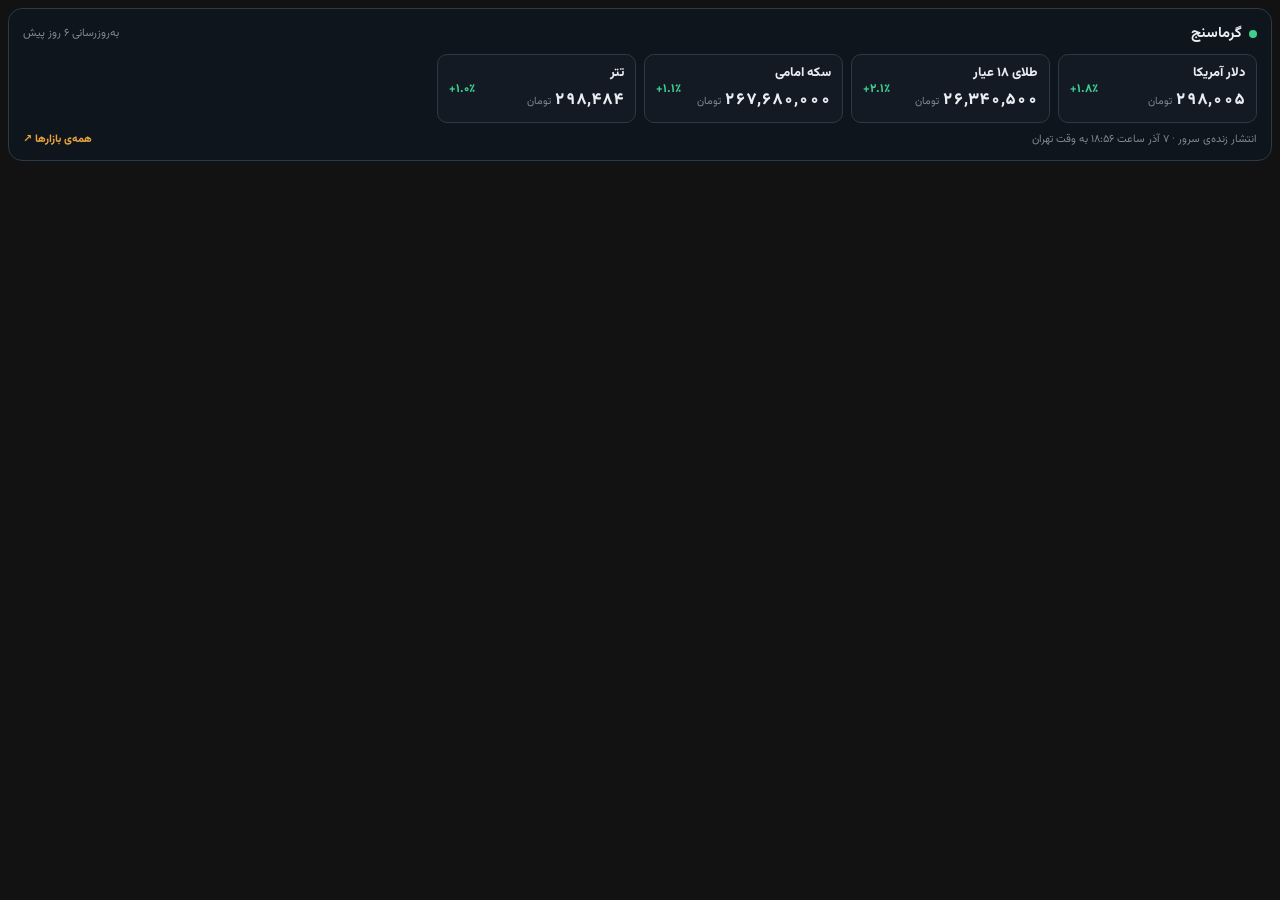
<file: embed.html>
<!DOCTYPE html>
<html lang="fa" dir="rtl">
<head>
<meta charset="UTF-8">
<meta name="viewport" content="width=device-width, initial-scale=1">
<title>گرماسنج — ویجت قیمت زنده</title>
<meta name="robots" content="noindex">
<link rel="preconnect" href="https://fonts.googleapis.com">
<link rel="preconnect" href="https://fonts.gstatic.com" crossorigin>
<link href="https://fonts.googleapis.com/css2?family=Vazirmatn:wght@400;700;800&display=swap" rel="stylesheet">
<style>
/* ویجت قابل‌جاسازی: مستقل، سبک، بدون وابستگی به بسته‌ی اصلی */
:root{--bg:#0F151C;--card:#131A23;--line:#2C3947;--txt:#E9EEF3;--mut:#9AA5B0;--dim:#7D8994;--gold:#E8A33D;--up:#3ECF8E;--down:#FF6B5E;--font:"Vazirmatn",system-ui,Tahoma,sans-serif;color-scheme:dark}
:root[data-theme="light"]{--bg:#F3F5F8;--card:#FFFFFF;--line:#C8D2DC;--txt:#141B22;--mut:#4E5B67;--dim:#61707D;--gold:#8A5A0E;--up:#158552;--down:#C93F33;color-scheme:light}
*{box-sizing:border-box}
html,body{margin:0;background:transparent}
body{font-family:var(--font);color:var(--txt);font-size:14px;line-height:1.7;padding:8px}
.w{background:var(--bg);border:1px solid var(--line);border-radius:14px;padding:12px 14px 10px}
.head{display:flex;justify-content:space-between;align-items:center;gap:10px;margin-bottom:8px}
.head b{font-size:.92rem;display:flex;align-items:center;gap:7px}
.head b i{width:8px;height:8px;border-radius:50%;background:var(--up);display:inline-block}
.head small{font-size:.7rem;color:var(--dim)}
.grid{display:grid;grid-template-columns:repeat(auto-fill,minmax(180px,1fr));gap:8px}
.compact .grid{grid-template-columns:1fr;gap:4px}
.c{background:var(--card);border:1px solid var(--line);border-radius:10px;padding:8px 11px;display:grid;grid-template-columns:1fr auto;gap:2px 10px;align-items:center}
.compact .c{padding:5px 10px;grid-template-columns:1fr auto auto}
.n{font-size:.8rem;font-weight:800;white-space:nowrap;overflow:hidden;text-overflow:ellipsis}
.p{font-size:1.02rem;font-weight:800;font-variant-numeric:tabular-nums;grid-row:2;direction:rtl}
.compact .p{grid-row:auto;font-size:.95rem}
.p small{font-size:.66rem;color:var(--dim);font-weight:400;margin-right:3px}
.d{font-size:.74rem;font-weight:800;direction:ltr;text-align:left;grid-row:1/3;align-self:center}
.compact .d{grid-row:auto}
.d.up{color:var(--up)}.d.down{color:var(--down)}.d.z{color:var(--dim)}
.foot{display:flex;justify-content:space-between;align-items:center;gap:8px;margin-top:8px;font-size:.68rem;color:var(--dim)}
.foot a{color:var(--gold);text-decoration:none;font-weight:800}
.err{font-size:.8rem;color:var(--mut);text-align:center;padding:12px}
</style>
</head>
<body>
<div class="w" id="w">
  <div class="head"><b><i></i>گرماسنج</b><small id="asof">در حال دریافت…</small></div>
  <div class="grid" id="grid"></div>
  <div class="foot"><span id="src">انتشار زنده‌ی سرور</span><a id="link" href="./" target="_blank" rel="noopener">همه‌ی بازارها ↗</a></div>
</div>
<script src="assets/js/config.js"></script>
<script src="assets/js/utils.js"></script>
<script>
(function () {
  'use strict';
  var U = GS.utils, ASSETS = GS.config.ASSETS;
  var qs = new URLSearchParams(location.search);
  var theme = qs.get('theme') === 'light' ? 'light' : 'dark';
  document.documentElement.setAttribute('data-theme', theme);
  if (qs.get('compact') === '1') document.body.classList.add('compact');
  var want = (qs.get('sym') || 'USD,G18,EMAMI,USDT').split(',').map(function (s) { return s.trim().toUpperCase(); })
    .filter(function (s, i, arr) { return s && arr.indexOf(s) === i && ASSETS.some(function (a) { return a.sym === s; }); }).slice(0, 8);
  if (!want.length) want = ['USD', 'G18', 'EMAMI', 'USDT'];
  var link = document.getElementById('link');
  link.href = './?utm_source=embed';

  function asset(sym) { return ASSETS.filter(function (a) { return a.sym === sym; })[0]; }
  function price(a, q) {
    if (!q || !(q.p > 0)) return '—';
    if (a.kind === 'usd') return U.fa(Number(q.p).toFixed(a.dec != null ? a.dec : 0).replace(/\B(?=(\d{3})+(?!\d))/g, ','));
    if (q.p >= 1e9) return U.fmtCompact(q.p);
    return U.fmt(q.p);
  }
  function render(doc, fromSnapshot) {
    var grid = document.getElementById('grid');
    grid.innerHTML = want.map(function (sym) {
      var a = asset(sym), q = doc.quotes[sym];
      var ch = q && q.chgPct != null ? q.chgPct : null;
      var cls = ch == null || Math.abs(ch) < 0.05 ? 'z' : ch > 0 ? 'up' : 'down';
      return '<div class="c" title="' + U.esc(a.fa) + (q && q.src ? ' · ' + q.src : '') + '">' +
        '<span class="n">' + U.esc(a.fa) + '</span>' +
        '<span class="p">' + price(a, q) + '<small>' + U.esc(a.unit) + '</small></span>' +
        '<span class="d ' + cls + '">' + (ch == null ? '—' : U.pct(ch)) + '</span></div>';
    }).join('');
    var at = Date.parse(doc.generated_at) || 0;
    document.getElementById('asof').textContent = at ? ('به‌روزرسانی ' + U.relLabel(at)) : '';
    document.getElementById('src').textContent = fromSnapshot ? 'اسنپ‌شات (شبکه در دسترس نبود)' : 'انتشار زنده‌ی سرور' + (doc.generated_fa ? ' · ' + doc.generated_fa : '');
    try { parent.postMessage({ garmasanj: 'height', h: document.body.scrollHeight }, '*'); } catch (e) {}
  }
  function load() {
    fetch('assets/data/live.json', { cache: 'no-cache' }).then(function (r) { return r.ok ? r.json() : null; })
      .then(function (j) {
        if (j && j.quotes) return render(j, false);
        return fetch('assets/data/snapshot.json').then(function (r) { return r.json(); }).then(function (s) { render(s, true); });
      })
      .catch(function () { document.getElementById('grid').innerHTML = '<div class="err">داده در دسترس نیست.</div>'; });
  }
  load();
  setInterval(load, 5 * 60 * 1000);
})();
</script>
</body>
</html>
</file>
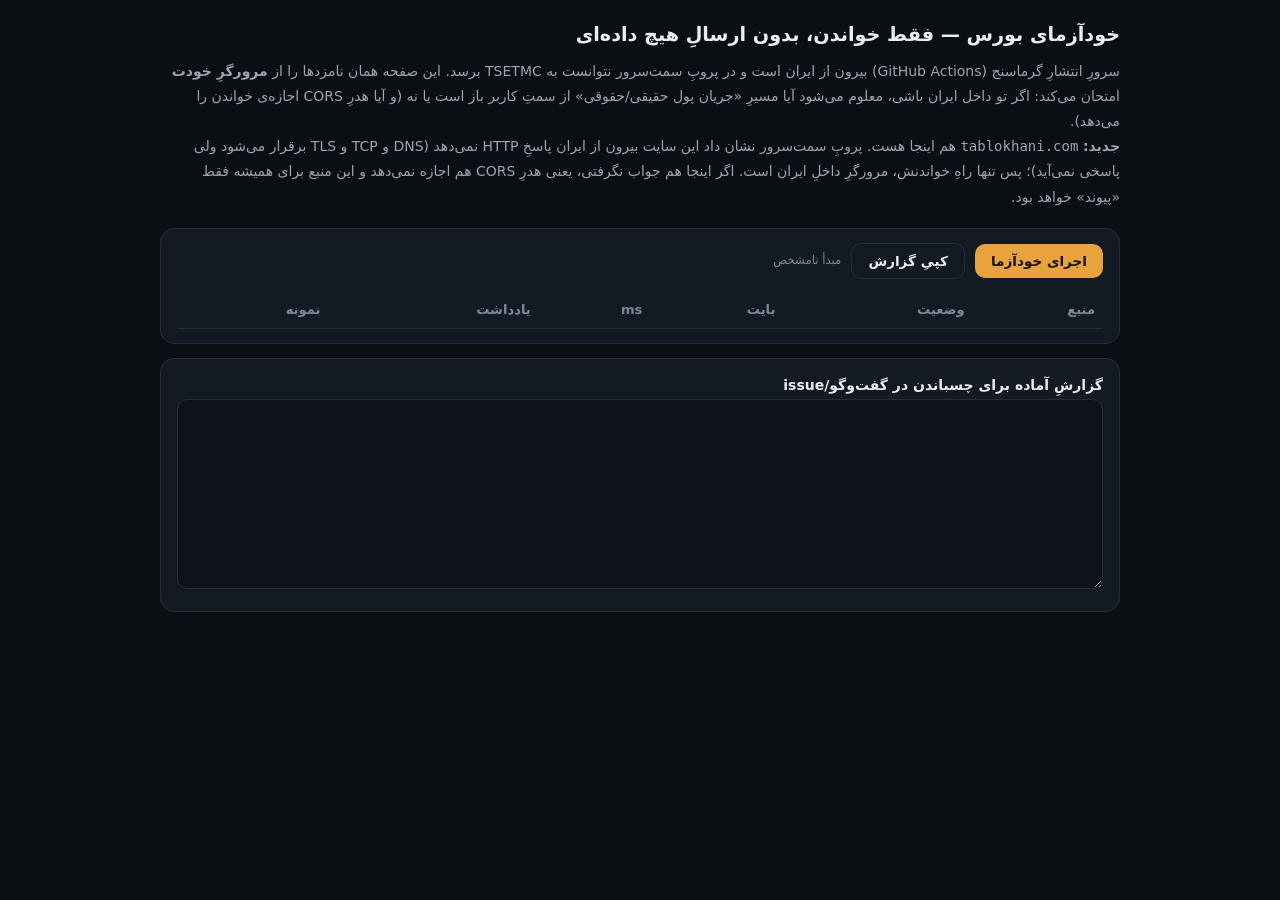
<file: probe.html>
<!DOCTYPE html>
<html lang="fa" dir="rtl">
<head>
<meta charset="UTF-8">
<meta name="viewport" content="width=device-width, initial-scale=1">
<title>گرماسنج — خودآزمای بورس (مرورگر)</title>
<meta name="robots" content="noindex">
<style>
:root{--bg:#0B0F14;--card:#131A23;--line:#232E3A;--txt:#E9EEF3;--mut:#9AA5B0;--dim:#7D8994;
      --gold:#E8A33D;--up:#3ECF8E;--down:#FF6B5E;--font:"Vazirmatn",system-ui,Tahoma,sans-serif;color-scheme:dark}
*{box-sizing:border-box}
body{margin:0;background:var(--bg);color:var(--txt);font-family:var(--font);font-size:14px;line-height:1.8;padding:18px}
.wrap{max-width:960px;margin:0 auto}
h1{font-size:1.2rem;margin:0 0 6px}
p.lead{color:var(--mut);margin:0 0 18px}
.panel{background:var(--card);border:1px solid var(--line);border-radius:14px;padding:14px 16px;margin-bottom:14px}
table{width:100%;border-collapse:collapse;font-size:.82rem}
th,td{text-align:right;padding:7px 8px;border-bottom:1px solid var(--line);vertical-align:top}
th{color:var(--dim);font-weight:600}
td.u{direction:ltr;text-align:left;font-size:.74rem;color:var(--mut);word-break:break-all}
td.s{direction:ltr;text-align:left;font-size:.72rem;color:var(--dim);word-break:break-all;max-width:280px}
.ok{color:var(--up);font-weight:700}.no{color:var(--down);font-weight:700}.warn{color:var(--gold);font-weight:700}
button{background:var(--gold);color:#181206;border:0;border-radius:10px;padding:9px 16px;font-family:inherit;
       font-weight:800;font-size:.85rem;cursor:pointer}
button.ghost{background:transparent;color:var(--txt);border:1px solid var(--line)}
.row{display:flex;gap:10px;align-items:center;flex-wrap:wrap;margin-bottom:12px}
textarea{width:100%;height:190px;background:#0D1319;color:var(--txt);border:1px solid var(--line);
         border-radius:10px;padding:10px;font-family:ui-monospace,monospace;font-size:.75rem;direction:ltr}
small.note{color:var(--dim)}
</style>
</head>
<body>
<div class="wrap">
  <h1>خودآزمای بورس — فقط خواندن، بدون ارسالِ هیچ داده‌ای</h1>
  <p class="lead">
    سرورِ انتشارِ گرماسنج (GitHub Actions) بیرون از ایران است و در پروبِ سمت‌سرور نتوانست به TSETMC برسد.
    این صفحه همان نامزدها را از <b>مرورگرِ خودت</b> امتحان می‌کند: اگر تو داخل ایران باشی،
    معلوم می‌شود آیا مسیرِ «جریان پول حقیقی/حقوقی» از سمتِ کاربر باز است یا نه
    (و آیا هدرِ CORS اجازه‌ی خواندن را می‌دهد).<br>
    <b>جدید:</b> <code>tablokhani.com</code> هم اینجا هست. پروبِ سمت‌سرور نشان داد این سایت
    بیرون از ایران پاسخِ HTTP نمی‌دهد (DNS و TCP و TLS برقرار می‌شود ولی پاسخی نمی‌آید)؛
    پس تنها راهِ خواندنش، مرورگرِ داخلِ ایران است. اگر اینجا هم جواب نگرفتی،
    یعنی هدرِ CORS هم اجازه نمی‌دهد و این منبع برای همیشه فقط «پیوند» خواهد بود.
  </p>

  <div class="panel">
    <div class="row">
      <button id="run" type="button">اجرای خودآزما</button>
      <button id="copy" class="ghost" type="button">کپیِ گزارش</button>
      <small class="note" id="who">…</small>
    </div>
    <table id="tbl"><thead><tr><th>منبع</th><th>وضعیت</th><th>بایت</th><th>ms</th><th>یادداشت</th><th>نمونه</th></tr></thead><tbody></tbody></table>
  </div>

  <div class="panel">
    <b>گزارشِ آماده برای چسباندن در گفت‌وگو/issue</b>
    <textarea id="out" readonly></textarea>
  </div>
</div>

<script>
(function () {
  'use strict';
  var PROXIES = [
    { tag: 'مستقیم', build: function (u) { return u; } },
    { tag: 'cors.isomorphic-git', build: function (u) { return 'https://cors.isomorphic-git.org/' + u; } },
    { tag: 'allorigins', build: function (u) { return 'https://api.allorigins.win/raw?url=' + encodeURIComponent(u); } }
  ];
  var TARGETS = [
    { key: 'tsetmc.clientTypeAll', url: 'https://tsetmc.com/tsev2/data/ClientTypeAll.aspx', why: 'جریان پول حقیقی/حقوقی (مسیر قدیمی)' },
    { key: 'cdn.clientType', url: 'https://cdn.tsetmc.com/api/ClientType/GetClientTypeAll/1', why: 'جریان پول (مسیر جدید)' },
    { key: 'cdn.marketOverview', url: 'https://cdn.tsetmc.com/api/MarketData/GetMarketOverview/1', why: 'خلاصه‌ی بازار' },
    { key: 'tsetmc.marketWatch', url: 'https://www.tsetmc.com/tsev2/data/MarketWatchInit.aspx?h=0&r=0', why: 'دیده‌بان' },
    { key: 'tablokhani.home', url: 'https://tablokhani.com/', why: 'ارزشِ صف‌های خرید/فروش و شاخص‌ها — فقط داخل ایران',
      snip: ['شاخص کل', 'تعداد صف‌های خرید و فروش', 'ارزش صف‌های خرید و فروش'] },
    { key: 'tablokhani.api', url: 'https://api.tablokhani.com/', why: 'زیردامنه‌ی api — اگر JSON بدهد مسیرِ تمیزتری است', snip: [] },
    { key: 'tablokhani.hotmoney', url: 'https://tablokhani.com/stock-screener/hot-money', why: 'پول داغ — معاملاتِ درشتِ حقیقی', snip: ['پول داغ'] },
    { key: 'tgju.ajax', url: 'https://call5.tgju.org/ajax.json', why: 'شاهدِ کنترل (باید کار کند)' }
  ];
  var rows = [];

  function clean(s, n) { return String(s == null ? '' : s).replace(/\s+/g, ' ').slice(0, n || 130); }

  /** برشِ کوتاهِ دورِ یک برچسب (برای اینکه بفهمیم پارسر چه می‌بیند) */
  function snippet(txt, label, before, after) {
    var s0 = String(txt || '').replace(/<script[\s\S]*?<\/script>/gi, ' ').replace(/<[^>]+>/g, ' ');
    var i = s0.indexOf(label);
    if (i < 0) return null;
    return clean(s0.slice(Math.max(0, i - (before || 40)), i + (after || 220)), 320);
  }

  function one(target, proxy) {
    var url = proxy.build(target.url);
    var t0 = (performance && performance.now) ? performance.now() : Date.now();
    return fetch(url, { cache: 'no-store' }).then(function (r) {
      var ct = r.headers.get('content-type') || '';
      return r.text().then(function (txt) {
        return {
          key: target.key, proxy: proxy.tag, why: target.why,
          ok: r.ok, status: r.status, bytes: txt.length, ct: ct,
          ms: Math.round(((performance && performance.now) ? performance.now() : Date.now()) - t0),
          sample: clean(txt, 150),
          snips: (target.snip || []).map(function (lb) { return lb + ' → ' + (snippet(txt, lb) || 'پیدا نشد'); })
        };
      });
    }).catch(function (e) {
      return {
        key: target.key, proxy: proxy.tag, why: target.why, ok: false, status: 'خطا',
        bytes: 0, ct: '', ms: Math.round(((performance && performance.now) ? performance.now() : Date.now()) - t0),
        sample: clean(String((e && e.message) || e), 90), snips: []
      };
    });
  }

  function render() {
    var tb = document.querySelector('#tbl tbody');
    tb.innerHTML = rows.map(function (r) {
      var note = [];
      if (!r.ok) note.push('ناموفق');
      if (r.ok && /^\s*<(!doctype|html)/i.test(r.sample)) note.push('HTML نه داده');
      if (r.ok && r.bytes > 0 && !/^\s*<(!doctype|html)/i.test(r.sample)) note.push('داده رسید ✅');
      if (r.ok && r.bytes < 60) note.push('تقریباً خالی');
      return '<tr><td>' + r.key + '<br><small class="note">' + (r.proxy || '') + '</small></td>' +
        '<td class="' + (r.ok ? 'ok' : 'no') + '">' + r.status + '</td>' +
        '<td>' + r.bytes + '</td><td>' + r.ms + '</td>' +
        '<td class="' + (note.join(' ').indexOf('✅') >= 0 ? 'ok' : 'warn') + '">' + (note.join(' · ') || '—') + '</td>' +
        '<td class="s">' + (r.sample || '').replace(/[<>&]/g, '') +
        ((r.snips && r.snips.length) ? '<br><small class="note">' + r.snips.join('<br>').replace(/[<>&]/g, '') + '</small>' : '') + '</td></tr>';
    }).join('');
    var good = rows.filter(function (r) { return r.ok && r.bytes > 0 && !/^\s*<(!doctype|html)/i.test(r.sample); });
    var txt = ['# خودآزمای بورس از مرورگر — ' + new Date().toISOString(),
      'مبدأ: ' + (window.__who || '?'),
      '',
      'مسیرهایی که واقعاً داده برگرداندند: ' + (good.length ? good.map(function (r) { return r.key + '@' + r.proxy; }).join(', ') : 'هیچ‌کدام'),
      ''];
    rows.forEach(function (r) {
      txt.push('- ' + r.key + ' | ' + r.proxy + ' | status=' + r.status + ' | bytes=' + r.bytes + ' | ms=' + r.ms +
        ' | ' + clean(r.sample, 110));
      (r.snips || []).forEach(function (sn) { txt.push('    · ' + sn); });
    });
    document.getElementById('out').value = txt.join('\n');
  }

  document.getElementById('run').addEventListener('click', function () {
    rows = [];
    render();
    var btn = this; btn.disabled = true; btn.textContent = 'در حال اجرا…';
    var jobs = [];
    TARGETS.forEach(function (t) { PROXIES.forEach(function (p) { jobs.push(one(t, p)); }); });
    Promise.all(jobs).then(function (rs) { rows = rs; render(); }).then(function () {
      btn.disabled = false; btn.textContent = 'اجرای دوباره';
    });
  });

  document.getElementById('copy').addEventListener('click', function () {
    var ta = document.getElementById('out');
    ta.select();
    try { document.execCommand('copy'); this.textContent = 'کپی شد'; } catch (e) { this.textContent = 'دستی کپی کن'; }
    var b = this; setTimeout(function () { b.textContent = 'کپیِ گزارش'; }, 2000);
  });

  // مبدأ (کشورِ IP) — فقط برای تفسیرِ نتیجه
  fetch('https://ipinfo.io/json').then(function (r) { return r.json(); }).then(function (j) {
    window.__who = (j.country || '?') + ' / ' + (j.org || '?');
    document.getElementById('who').textContent = 'مبدأ: ' + window.__who +
      (j.country === 'IR' ? ' (ایران — این همان سناریوی هدف است)' : ' (بیرونِ ایران)');
  }).catch(function () {
    document.getElementById('who').textContent = 'مبدأ نامشخص';
  });
})();
</script>
</body>
</html>
</file>
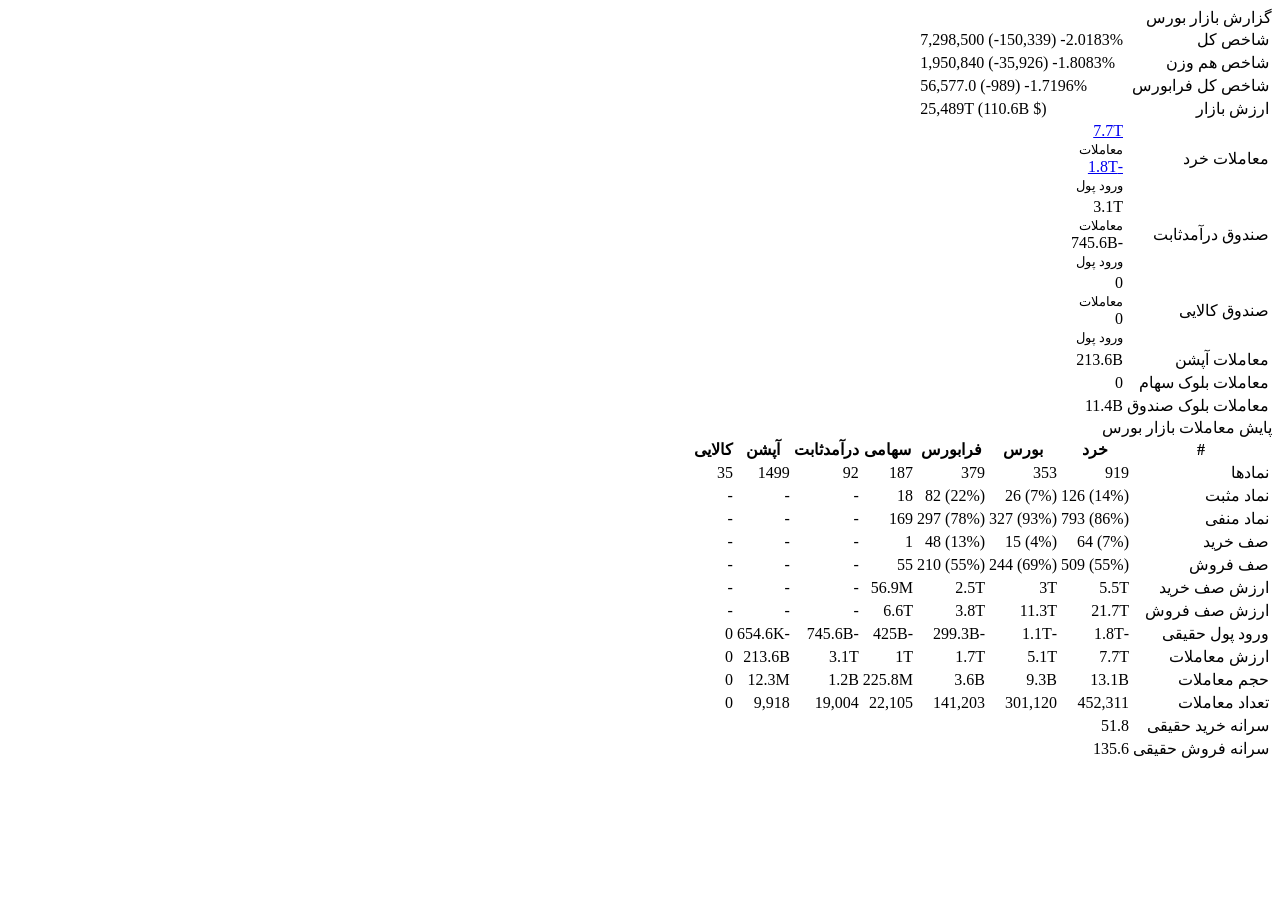
<file: tests/fixtures/bourse-trader.html>
<!doctype html>
<html lang="fa" dir="rtl">
<head><meta charset="utf-8"><title>گزارش بازار — بورس‌تریدر</title></head>
<body>
<!-- این فیکسچر از برش‌های خامِ واقعیِ صفحه ساخته شده (reports/probe-bourse.md،
     خروجیِ پروب روی رانرِ GitHub Actions) تا پارسر روی همان ساختار آزمایش شود. -->

<div class="cardbox">
  <div class="cardbox__title">گزارش بازار بورس
    <a target="_blank" href="#" class="q_in_h top"><i class="q_i_in_h fa fa-question-circle" title="گزارش بازار (مبالغ به تومان)"></i></a>
  </div>
  <div class="cardbox__body p-0">
    <div class="border_inner responsive-table height600">
      <table class="table marketTable mb-0">
        <tbody>
          <!-- شاخص ها -->
          <tr> <td class='text-right'>شاخص کل</td> <td dir='ltr' class='bl-colu text-nowrap'> 7,298,500 <span class='text-danger'>(-150,339) -2.0183%</span> </td> </tr>
          <tr> <td class='text-right'>شاخص هم وزن</td> <td dir='ltr' class='bl-colu text-nowrap'> 1,950,840 <span class='text-danger'>(-35,926) -1.8083%</span> </td> </tr>
          <tr> <td class='text-right'>شاخص کل فرابورس</td> <td dir='ltr' class='bl-colu text-nowrap'> 56,577.0 <span class='text-danger'>(-989) -1.7196%</span> </td> </tr>
          <tr> <td class='text-right'>ارزش بازار</td> <td dir='ltr' class='bl-colu'> 25,489T (110.6B $) </td> </tr>
          <!-- 🔹 خرد -->
          <tr> <td class='text-right text-nowrap'>معاملات خرد</td> <td class='bl-colu'>
            <div class='d-flex justify-content-between align-items-center'>
              <div class='text-center'> <div class='fw-bold'><a target='_blank' href='charts#trade-value' class='text-dark'>7.7T</a></div> <small class='text-muted'>معاملات</small> </div>
              <div class='text-center'> <div class='fw-bold'><a target='_blank' href='charts#money-inflow' class='text-danger'>-1.8T</a></div> <small class='text-muted'>ورود پول</small> </div>
            </div> </td> </tr>
          <!-- 🔹 درآمد ثابت -->
          <tr> <td class='text-right text-nowrap'>صندوق درآمدثابت</td> <td class='bl-colu'>
            <div class='d-flex justify-content-between align-items-center'>
              <div class='text-center'> <div class='fw-bold'>3.1T</div> <small class='text-muted'>معاملات</small> </div>
              <div class='text-center'> <div class='fw-bold text-danger'>-745.6B</div> <small class='text-muted'>ورود پول</small> </div>
            </div> </td> </tr>
          <!-- 🔹 کالایی -->
          <tr> <td class='text-right text-nowrap'>صندوق کالایی</td> <td class='bl-colu'>
            <div class='d-flex justify-content-between align-items-center'>
              <div class='text-center'> <div class='fw-bold'>0</div> <small class='text-muted'>معاملات</small> </div>
              <div class='text-center'> <div class='fw-bold text-danger'>0</div> <small class='text-muted'>ورود پول</small> </div>
            </div> </td> </tr>
          <!-- سایر موارد -->
          <tr> <td class='text-right'>معاملات آپشن</td> <td class='bl-colu'>213.6B</td> </tr>
          <tr> <td class='text-right'>معاملات بلوک سهام</td> <td class='bl-colu'>0</td> </tr>
          <tr> <td class='text-right'>معاملات بلوک صندوق</td> <td class='bl-colu'>11.4B</td> </tr>
        </tbody>
      </table>
    </div>
  </div>
</div>

<div class="cardbox">
  <div class="cardbox__title">پایش معاملات بازار بورس</div>
  <div class="cardbox__body p-0">
    <div class="border_inner responsive-table fixTableHead height600">
      <table class="table payeshTable mb-0">
        <thead>
          <tr> <th>#</th> <th class='bl-colu'>خرد</th> <th>بورس</th> <th>فرابورس</th> <th>سهامی</th> <th>درآمدثابت</th> <th>آپشن</th> <th>کالایی</th> </tr>
        </thead>
        <tbody>
          <tr> <td class='text-right'>نمادها</td> <td class='payeshKhord'>919</td> <td>353</td> <td>379</td> <td>187</td> <td>92</td> <td>1499</td> <td>35</td> </tr>
          <tr class='bl-colu'> <td class='text-right'>نماد مثبت</td> <td class='payeshKhord text-success'>(14%) 126</td> <td>(7%) 26</td> <td>(22%) 82</td> <td>18</td> <td>-</td><td>-</td><td>-</td> </tr>
          <tr class='text-danger'> <td class='text-right'>نماد منفی</td> <td class='payeshKhord'>(86%) 793</td> <td>(93%) 327</td> <td>(78%) 297</td> <td>169</td> <td>-</td><td>-</td><td>-</td> </tr>
          <tr class='bl-colu'> <td class='text-right'>صف خرید</td> <td class='payeshKhord'>(7%) 64</td> <td>(4%) 15</td> <td>(13%) 48</td> <td>1</td> <td>-</td><td>-</td><td>-</td> </tr>
          <tr class='text-danger'> <td class='text-right'>صف فروش</td> <td class='payeshKhord'>(55%) 509</td> <td>(69%) 244</td> <td>(55%) 210</td> <td>55</td> <td>-</td><td>-</td><td>-</td> </tr>
          <tr class='dir_left bl-colu'> <td class='text-right'>ارزش صف خرید</td> <td class='payeshKhord'>5.5T</td> <td>3T</td> <td>2.5T</td> <td>56.9M</td> <td>-</td><td>-</td><td>-</td> </tr>
          <tr class='dir_left text-danger'> <td class='text-right'>ارزش صف فروش</td> <td class='payeshKhord'>21.7T</td> <td>11.3T</td> <td>3.8T</td> <td>6.6T</td> <td>-</td><td>-</td><td>-</td> </tr>
          <tr class='dir_left bl-colu'> <td class='text-right'>ورود پول حقیقی</td> <td class='text-danger payeshKhord'>-1.8T</td> <td class='text-danger'>-1.1T</td> <td class='text-danger'>-299.3B</td> <td class='text-danger'>-425B</td> <td class='text-danger'>-745.6B</td> <td class='text-danger'>-654.6K</td> <td class='text-danger'>0</td> </tr>
          <tr class='dir_left text-primary'> <td class='text-right'>ارزش معاملات</td> <td class='payeshKhord'>7.7T</td> <td>5.1T</td> <td>1.7T</td> <td>1T</td> <td>3.1T</td> <td>213.6B</td> <td>0</td> </tr>
          <tr class='dir_left text-primary'> <td class='text-right'>حجم معاملات</td> <td class='payeshKhord'>13.1B</td> <td>9.3B</td> <td>3.6B</td> <td>225.8M</td> <td>1.2B</td> <td>12.3M</td> <td>0</td> </tr>
          <tr class='dir_left text-primary'> <td class='text-right'>تعداد معاملات</td> <td class='payeshKhord'>452,311</td> <td>301,120</td> <td>141,203</td> <td>22,105</td> <td>19,004</td> <td>9,918</td> <td>0</td> </tr>
          <tr> <td class='text-right'>سرانه خرید حقیقی</td> <td class='bl-colu text-success'>51.8</td> </tr>
          <tr> <td class='text-right'>سرانه فروش حقیقی</td> <td class='bl-colu text-danger'>135.6</td> </tr>
        </tbody>
      </table>
    </div>
  </div>
</div>

<!-- نمودارهایِ توکار (Highcharts) — ساختارِ استخراج‌شده از صفحه‌ی زنده.
     این‌ها همان منحنیِ درون‌جلسه‌ایِ «ورود/خروجِ پولِ حقیقی» هستند
     (reports/probe-moneyflow.md، بخش ۵٫۳). -->
<div class="pre_chart responsive-table" id="input_money"></div>
<script>
  var options = {
    title:{ text:'ورود پول حقيقي به معاملات خرد', align:'center' },
    subtitle:{ text:' آخرين 1800- ميليارد تومان', align:'center', offsetY:25, style:{fontSize:'12px', color:'#9699a2'} },
    series:[ { name:"ورود پول", data: [null,null,null,null,null,null,null,null,null,null,null,null,null,null,null,null,null,null,null,null,null,null,null,null,null,null,null,null,null,null,null,null,null,null,null,null,null,null,null,null,null,null,null,null,null,null,null,null,null,null,null,null,null,null,null,null,null,null,null,null] }, { name:"خروج پول", data: [-107,-148,-189,-230,-271,-247,-288,-329,-370,-411,-387,-428,-469,-510,-551,-527,-568,-609,-650,-691,-667,-708,-749,-790,-831,-807,-848,-889,-930,-971,-947,-988,-1029,-1070,-1111,-1087,-1128,-1169,-1210,-1251,-1227,-1268,-1309,-1350,-1391,-1367,-1408,-1449,-1490,-1531,-1507,-1548,-1589,-1630,-1671,-1647,-1688,-1729,-1770,-1800] } ]
  };
</script>

<div class="pre_chart responsive-table" id="buysellqty"></div>
<script>
  var options = {
    title:{ text:'تعداد صف هاي خريد و فروش', align:'center' },
    subtitle:{ text:'خريد 224 \| فروش 179', align:'center' },
    series:[ { name:"خريد", data: [128,131,133,136,134,137,140,142,141,143,146,149,147,150,152,155,154,156,159,161,160,163,165,168,166,169,172,174,173,175,178,181,179,182,184,187,186,188,191,193,192,195,197,200,198,201,204,206,205,207,210,213,211,214,216,219,218,220,223,225] }, { name:"فروش", data: [129,129,129,131,131,131,134,134,133,136,136,136,139,138,138,141,141,141,143,143,143,146,146,145,148,148,148,151,150,150,153,153,153,155,155,155,158,158,157,160,160,160,163,162,162,165,165,165,167,167,167,170,170,169,172,172,172,175,174,174] } ]
  };
</script>
</body>
</html>
</file>
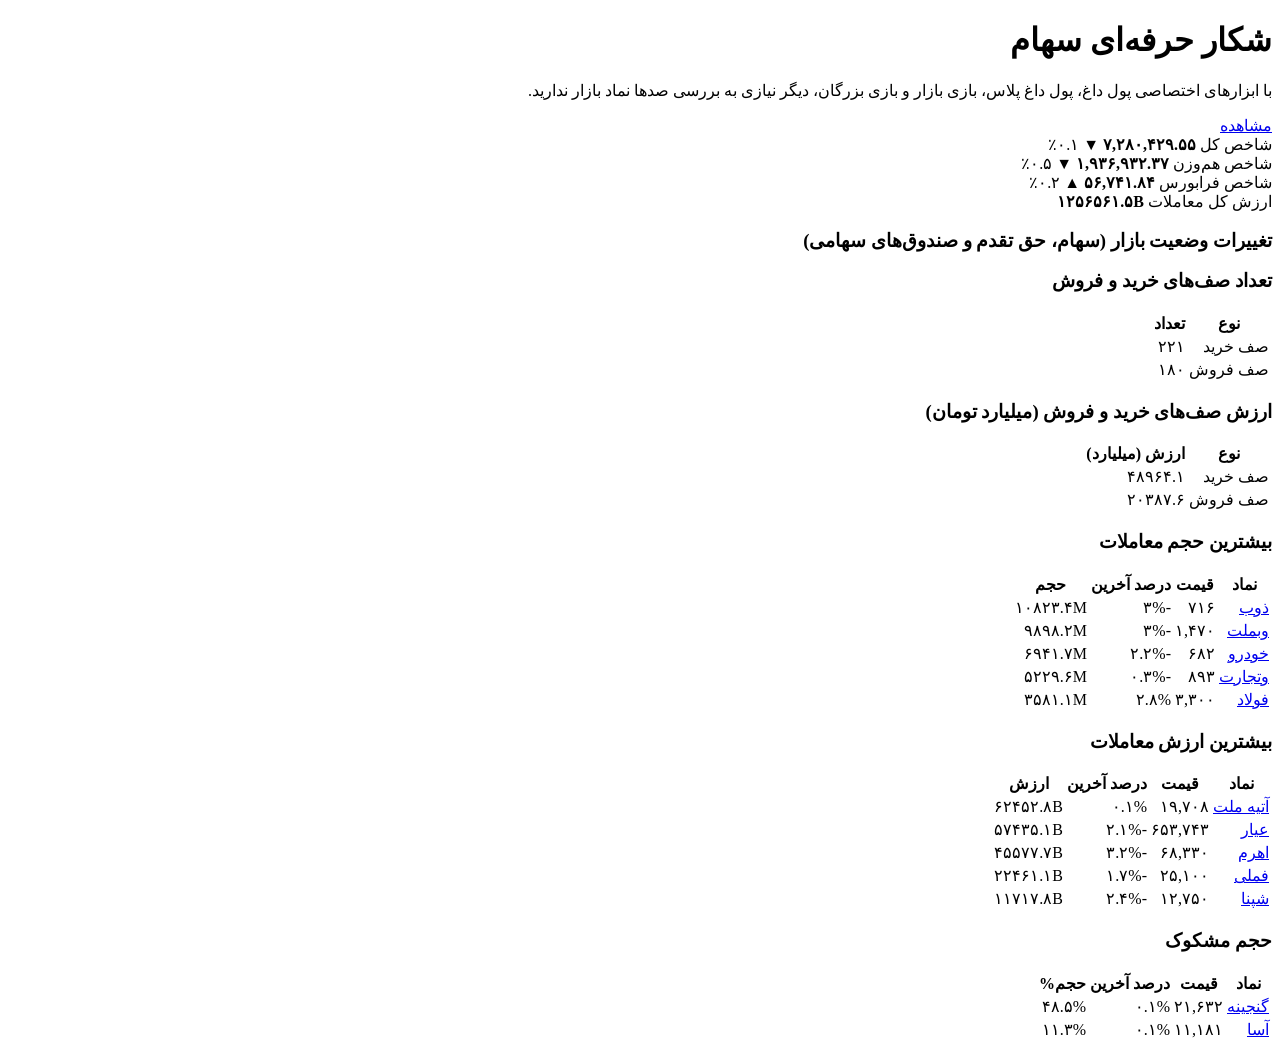
<file: tests/fixtures/tablokhani.html>
<!doctype html>
<html lang="fa" dir="rtl">
<head><meta charset="utf-8"><title>تابلوخوانی بورس | رصد پول هوشمند و تحلیل لحظه‌ای بازار</title></head>
<body>
<!-- این فیکسچر از **متنِ واقعیِ صفحه‌ی اصلیِ tablokhani.com** ساخته شده
     (همان اعدادی که در یک بازدیدِ زنده دیده شد: شاخص کل ۷٬۲۸۰٬۴۲۹.۵۵ ▼ ۰.۱٪ و ...).
     چرا از HTMLِ واقعیِ سایت نیست؟ چون اندازه‌گیری روی رانرِ GitHub Actions نشان داد
     این سایت بیرون از ایران پاسخِ HTTP نمی‌دهد — DNS و TCP و TLS برقرار می‌شود اما
     پاسخی نمی‌آید (reports/probe-moneyflow.md). پس در CI نمی‌توان نمونه‌ی واقعی
     گرفت و پارسر با همین ساختارِ متنی آزمایش می‌شود. -->

<div class="hero">
  <h1>شکار حرفه‌ای سهام</h1>
  <p>با ابزارهای اختصاصی پول داغ، پول داغ پلاس، بازی بازار و بازی بزرگان،
     دیگر نیازی به بررسی صدها نماد بازار ندارید.</p>
  <a href="https://tablokhani.com/symbol/%D8%A7%D9%87%D8%B1%D9%85">مشاهده</a>
</div>

<div class="market-indices">
  <div class="idx-card"><span class="idx-name">شاخص کل</span>
    <b class="idx-value">۷,۲۸۰,۴۲۹.۵۵</b>
    <span class="idx-chg down">▼ ۰.۱٪</span></div>
  <div class="idx-card"><span class="idx-name">شاخص هم‌وزن</span>
    <b class="idx-value">۱,۹۳۶,۹۳۲.۳۷</b>
    <span class="idx-chg down">▼ ۰.۵٪</span></div>
  <div class="idx-card"><span class="idx-name">شاخص فرابورس</span>
    <b class="idx-value">۵۶,۷۴۱.۸۴</b>
    <span class="idx-chg up">▲ ۰.۲٪</span></div>
  <div class="idx-card"><span class="idx-name">ارزش کل معاملات</span>
    <b class="idx-value">۱۲۵۶۵۶۱.۵B</b></div>
</div>

<h3>تغییرات وضعیت بازار (سهام، حق تقدم و صندوق‌های سهامی)</h3>

<h3>تعداد صف‌های خرید و فروش</h3>
<table class="queues">
  <thead><tr><th>نوع</th><th>تعداد</th></tr></thead>
  <tbody>
    <tr><td>صف خرید</td><td>۲۲۱</td></tr>
    <tr><td>صف فروش</td><td>۱۸۰</td></tr>
  </tbody>
</table>

<h3>ارزش صف‌های خرید و فروش (میلیارد تومان)</h3>
<table class="queue-values">
  <thead><tr><th>نوع</th><th>ارزش (میلیارد)</th></tr></thead>
  <tbody>
    <tr><td>صف خرید</td><td>۴۸۹۶۴.۱</td></tr>
    <tr><td>صف فروش</td><td>۲۰۳۸۷.۶</td></tr>
  </tbody>
</table>

<h3>بیشترین حجم معاملات</h3>
<table class="top-volume">
  <thead><tr><th>نماد</th><th>قیمت</th><th>درصد آخرین</th><th>حجم</th></tr></thead>
  <tbody>
    <tr><td><a href="https://tablokhani.com/%D8%B0%D9%88%D8%A8">ذوب</a></td><td>۷۱۶</td><td>-۳%</td><td>۱۰۸۲۳.۴M</td></tr>
    <tr><td><a href="https://tablokhani.com/%D9%88%D8%A8%D9%85%D9%84%D8%AA">وبملت</a></td><td>۱,۴۷۰</td><td>-۳%</td><td>۹۸۹۸.۲M</td></tr>
    <tr><td><a href="https://tablokhani.com/%D8%AE%D9%88%D8%AF%D8%B1%D9%88">خودرو</a></td><td>۶۸۲</td><td>-۲.۲%</td><td>۶۹۴۱.۷M</td></tr>
    <tr><td><a href="https://tablokhani.com/%D9%88%D8%AA%D8%AC%D8%A7%D8%B1%D8%AA">وتجارت</a></td><td>۸۹۳</td><td>-۰.۳%</td><td>۵۲۲۹.۶M</td></tr>
    <tr><td><a href="https://tablokhani.com/%D9%81%D9%88%D9%84%D8%A7%D8%AF">فولاد</a></td><td>۳,۳۰۰</td><td>۲.۸%</td><td>۳۵۸۱.۱M</td></tr>
  </tbody>
</table>

<h3>بیشترین ارزش معاملات</h3>
<table class="top-value">
  <thead><tr><th>نماد</th><th>قیمت</th><th>درصد آخرین</th><th>ارزش</th></tr></thead>
  <tbody>
    <tr><td><a href="https://tablokhani.com/%D8%A2%D8%AA%DB%8C%D9%87%20%D9%85%D9%84%D8%AA">آتیه ملت</a></td><td>۱۹,۷۰۸</td><td>۰.۱%</td><td>۶۲۴۵۲.۸B</td></tr>
    <tr><td><a href="https://tablokhani.com/%D8%B9%DB%8C%D8%A7%D8%B1">عیار</a></td><td>۶۵۳,۷۴۳</td><td>-۲.۱%</td><td>۵۷۴۳۵.۱B</td></tr>
    <tr><td><a href="https://tablokhani.com/symbol/%D8%A7%D9%87%D8%B1%D9%85">اهرم</a></td><td>۶۸,۳۳۰</td><td>-۳.۲%</td><td>۴۵۵۷۷.۷B</td></tr>
    <tr><td><a href="https://tablokhani.com/%D9%81%D9%85%D9%84%DB%8C">فملی</a></td><td>۲۵,۱۰۰</td><td>-۱.۷%</td><td>۲۲۴۶۱.۱B</td></tr>
    <tr><td><a href="https://tablokhani.com/%D8%B4%D9%BE%D9%86%D8%A7">شپنا</a></td><td>۱۲,۷۵۰</td><td>-۲.۴%</td><td>۱۱۷۱۷.۸B</td></tr>
  </tbody>
</table>

<h3>حجم مشکوک</h3>
<table class="suspicious">
  <thead><tr><th>نماد</th><th>قیمت</th><th>درصد آخرین</th><th>حجم%</th></tr></thead>
  <tbody>
    <tr><td><a href="https://tablokhani.com/%DA%AF%D9%86%D8%AC%DB%8C%D9%86%D9%87">گنجینه</a></td><td>۲۱,۶۳۲</td><td>۰.۱%</td><td>۴۸.۵%</td></tr>
    <tr><td><a href="https://tablokhani.com/%D8%A2%D8%B3%D8%A7">آسا</a></td><td>۱۱,۱۸۱</td><td>۰.۱%</td><td>۱۱.۳%</td></tr>
  </tbody>
</table>
</body>
</html>
</file>
<file: assets/css/main.css>
/* ============================================================
   گرماسنج — main.css (نسل ۳)
   دیزاین‌سیستم حرفه‌ای: سرمه‌ای عمیق + طلایی، کارت‌های شیشه‌ای،
   تایپوگرافی فارسی، انیمیشن‌های محجوب، ریسپانسیو کامل.
   ============================================================ */
:root{
  color-scheme:dark;
  --bg0:#0B0F14; --bg1:#0F151C; --bg2:#141C25; --card:#131A23; --card2:#182029;
  --line:#232E3A; --line2:#2C3947;
  --txt:#E9EEF3; --mut:#9AA5B0; --dim:#7D8994; /* dim: ۴٫۹:۱ روی کارت (WCAG AA برای متن ریز) */
  --gold:#E8A33D; --gold2:#F5C86B; --gold-dim:rgba(232,163,61,.14);
  --hot:#E8543F; --cold:#3E8E9E;
  --up:#3ECF8E; --down:#FF6B5E;
  --field:#0D1319; --track:#222B35; --track2:#2C3743; --toast:#1A232D; --modal:#151D26; --led:#3A444E;
  --tint1:rgba(255,255,255,.012); --tint2:rgba(255,255,255,.02); --tint3:rgba(255,255,255,.035); --tint4:rgba(255,255,255,.06);
  --bar-bg:rgba(11,15,20,.92); --head-bg:rgba(15,21,28,.88); --on-gold:#181206;
  --rad:16px; --rad-s:10px;
  --sh:0 18px 50px -18px rgba(0,0,0,.65);
  --font:"Vazirmatn",system-ui,"Segoe UI",Tahoma,sans-serif;
}
/* تم روشن — همه‌ی رنگ‌ها از توکن‌ها می‌آیند؛ کنتراست متن ریز ≥ ۴٫۵:۱ روی کارت سفید */
:root[data-theme="light"]{
  color-scheme:light;
  --bg0:#F3F5F8; --bg1:#FFFFFF; --bg2:#EDF1F5; --card:#FFFFFF; --card2:#F7F9FB;
  --line:#DCE3EA; --line2:#C8D2DC;
  --txt:#141B22; --mut:#4E5B67; --dim:#61707D;
  --gold:#9A6410; --gold2:#7E520C; --gold-dim:rgba(154,100,16,.12); /* در تم روشن gold2 تیره‌تر است (متن روی سفید ۶٫۸:۱) */
  --hot:#C9452F; --cold:#2C7A8B;
  --up:#158552; --down:#C93F33;
  --field:#FFFFFF; --track:#E3E8EE; --track2:#D3DAE2; --toast:#FFFFFF; --modal:#FFFFFF; --led:#C5CED8;
  --tint1:rgba(20,30,40,.025); --tint2:rgba(20,30,40,.035); --tint3:rgba(20,30,40,.05); --tint4:rgba(20,30,40,.08);
  --bar-bg:rgba(255,255,255,.94); --head-bg:rgba(255,255,255,.9); --on-gold:#FFFFFF;
  --sh:0 18px 40px -22px rgba(20,30,40,.28);
}
:root[data-theme="light"] .btn-primary,:root[data-theme="light"] .cat-tab.on,:root[data-theme="light"] .skip{color:#fff;text-shadow:0 1px 0 rgba(0,0,0,.15)}
:root[data-theme="light"] .btn-primary{box-shadow:0 10px 22px -12px rgba(154,100,16,.6)}
/* رنگ‌های ثابت داخل SVGهای تولیدشده (گیج نبض، عقربه‌ی حکم، اسپارک خالی، دونات) */
:root[data-theme="light"] [stroke="#22282E"]{stroke:#E1E7ED}
:root[data-theme="light"] [fill="#22282E"]{fill:#E1E7ED}
:root[data-theme="light"] [fill="#1A2026"]{fill:#FFFFFF}
:root[data-theme="light"] [fill="#8B949C"]{fill:#5B6874}
:root[data-theme="light"] [stroke="#C9CFD4"]{stroke:#3A4750}
:root[data-theme="light"] [stroke="#3A332A"]{stroke:#C9D2DB}
:root[data-theme="light"] [stroke="#454E57"]{stroke:#B9C4CE}
:root[data-theme="light"] [stroke="#9AA4AD"]{stroke:#5B6874}
:root[data-theme="light"] .regime.on b{color:#B23A25}
:root[data-theme="light"] .regime.off b{color:#236877}
:root[data-theme="light"] .h-badge.bad,:root[data-theme="light"] .qc-badge.stale,:root[data-theme="light"] .net-pill.off,:root[data-theme="light"] .ch-delta.hi,:root[data-theme="light"] .ch-signal.bad,:root[data-theme="light"] .dg-row.dg-bad b,:root[data-theme="light"] .dg-net.dg-bad{color:#B23A25}
:root[data-theme="light"] .v-warns span{color:#9B3324}
:root[data-theme="light"] .ch-delta.lo,:root[data-theme="light"] .qc-badge.session,:root[data-theme="light"] .pull .cold-w{color:#236877}
:root[data-theme="light"] .qc-badge.snap{color:#4E5F6B}
:root[data-theme="light"] .ticker .tk-label{color:var(--gold)}
:root[data-theme="light"] body{background:radial-gradient(1100px 480px at 85% -120px, rgba(154,100,16,.06), transparent 60%),radial-gradient(900px 500px at 8% 240px, rgba(44,122,139,.06), transparent 60%),var(--bg0)}
/* دکمه‌ی تم: در حالت تیره خورشید، در حالت روشن ماه */
#themeBtn .th-light{display:none}
:root[data-theme="light"] #themeBtn .th-light{display:inline-block}
:root[data-theme="light"] #themeBtn .th-dark{display:none}
*{box-sizing:border-box}
html{scroll-behavior:smooth}
/* لنگرها زیر تیکر+هدر چسبان پنهان نشوند */
.sec,#verdict,#markets,#hotmoney,#sim,#mix,#radar,#health{scroll-margin-top:112px}
@media (max-width:640px){.sec,#verdict,#markets,#hotmoney,#sim,#mix,#radar,#health{scroll-margin-top:96px}}
body{
  margin:0; font-family:var(--font); color:var(--txt);
  background:
    radial-gradient(1100px 480px at 85% -120px, rgba(232,163,61,.07), transparent 60%),
    radial-gradient(900px 500px at 8% 240px, rgba(62,142,158,.06), transparent 60%),
    var(--bg0);
  line-height:1.85; font-size:15px; overflow-x:hidden;
}
::selection{background:rgba(232,163,61,.32)}
.wrap{max-width:1180px;margin:0 auto;padding:0 20px}
.skip{position:absolute;right:12px;top:-60px;background:var(--gold);color:var(--on-gold);padding:8px 16px;border-radius:10px;z-index:200;font-weight:700;text-decoration:none;transition:top .2s}
.skip:focus{top:12px}
a{color:inherit}
h1,h2,h3{line-height:1.5;margin:0 0 .5em}
h2{font-size:clamp(1.5rem,3.4vw,2.1rem);font-weight:800}
h2 span{color:var(--gold2)}
:focus-visible{outline:2px solid var(--gold);outline-offset:2px;border-radius:6px}

/* آیکون‌ها */
.svg-defs{display:none}
.ic{fill:none;stroke:currentColor;stroke-width:1.8;stroke-linecap:round;stroke-linejoin:round;vertical-align:-3px}
.mini-ic{vertical-align:-2px}
.btn-wide{width:100%;justify-content:center}
.s12{width:12px;height:12px}.s14{width:14px;height:14px}.s16{width:16px;height:16px}
.s18{width:18px;height:18px}.s20{width:20px;height:20px}.s22{width:22px;height:22px}

/* دکمه‌ها و فیلدها */
.btn{display:inline-flex;align-items:center;gap:8px;border:1px solid transparent;border-radius:12px;
  padding:11px 22px;font-family:var(--font);font-size:.95rem;font-weight:700;cursor:pointer;
  text-decoration:none;transition:transform .15s,box-shadow .2s,background .2s,border-color .2s}
.btn:active{transform:translateY(1px)}
.btn-primary{background:linear-gradient(135deg,var(--gold2),var(--gold));color:var(--on-gold);box-shadow:0 10px 26px -10px rgba(232,163,61,.55)}
.btn-primary:hover{box-shadow:0 14px 32px -10px rgba(232,163,61,.7)}
.btn-ghost{background:var(--tint3);border-color:var(--line2);color:var(--txt)}
.btn-ghost:hover{border-color:var(--gold);background:var(--gold-dim)}
.btn.sm{padding:7px 14px;font-size:.83rem;border-radius:10px}
.btn.on{border-color:var(--gold);color:var(--gold2)}
.btn.warn-state{border-color:var(--down);color:var(--down)}
.icon-btn{padding:9px 11px}
.field{width:100%;background:var(--field);border:1px solid var(--line2);border-radius:12px;color:var(--txt);
  font-family:var(--font);font-size:.95rem;padding:11px 14px;transition:border-color .2s}
.field:focus{border-color:var(--gold);outline:none}
select.field{appearance:none;background-image:linear-gradient(45deg,transparent 50%,var(--mut) 50%),linear-gradient(135deg,var(--mut) 50%,transparent 50%);background-position:calc(0% + 18px) 55%,calc(0% + 13px) 55%;background-size:5px 5px;background-repeat:no-repeat}
label{display:block;font-size:.85rem;color:var(--mut);margin:14px 0 6px;font-weight:600}
.micro{font-size:.78rem;color:var(--dim);line-height:1.9}
.chip{background:var(--field);border:1px solid var(--line2);color:var(--mut);border-radius:999px;
  font-family:var(--font);font-size:.8rem;padding:6px 14px;cursor:pointer;transition:all .2s}
.chip:hover{border-color:var(--gold);color:var(--txt)}
.chip.on{background:var(--gold-dim);border-color:var(--gold);color:var(--gold2);font-weight:700}

/* ---------------- تیکر ---------------- */
.ticker{display:flex;align-items:stretch;background:var(--bar-bg);border-bottom:1px solid var(--line);
  position:sticky;top:0;z-index:60;backdrop-filter:blur(10px)}
.tk-label{display:flex;align-items:center;gap:8px;padding:9px 16px;font-size:.8rem;font-weight:800;color:var(--gold2);
  background:linear-gradient(135deg,rgba(232,163,61,.16),rgba(232,163,61,.05));border-left:1px solid var(--line);white-space:nowrap}
.live-dot{width:8px;height:8px;border-radius:50%;background:var(--up);box-shadow:0 0 0 0 rgba(62,207,142,.6);animation:ping 1.8s infinite}
@keyframes ping{70%{box-shadow:0 0 0 9px rgba(62,207,142,0)}100%{box-shadow:0 0 0 0 rgba(62,207,142,0)}}
.tk-vp{overflow:hidden;flex:1;position:relative}
.tk-vp::after{content:"";position:absolute;left:0;top:0;bottom:0;width:70px;background:linear-gradient(to right,var(--bg0),transparent);pointer-events:none}
.tk-track{display:inline-flex;align-items:center;gap:0;white-space:nowrap;padding:9px 0;animation:tick 55s linear infinite;width:max-content}
.tk-vp:hover .tk-track{animation-play-state:paused}
@keyframes tick{to{transform:translateX(50%)}}
[dir="rtl"] .tk-track{animation-name:tickR}
@keyframes tickR{to{transform:translateX(-50%)}}
.tk{display:inline-flex;align-items:center;gap:10px;padding:0 18px;font-size:.85rem}
.tk-n{color:var(--mut);font-weight:600}
.tk-p{font-weight:800;font-variant-numeric:tabular-nums}
.tk-p.fu{color:var(--up)}.tk-p.fd{color:var(--down)}
.tk-c{display:inline-flex;align-items:center;gap:3px;font-size:.78rem;font-weight:700}
.tk-c.up{color:var(--up)}.tk-c.down{color:var(--down)}.tk-c.z{color:var(--dim)}
.tk-sep{width:5px;height:5px;border-radius:50%;background:var(--line2)}

/* ---------------- هدر ---------------- */
.site-head{position:sticky;top:41px;z-index:55;background:var(--head-bg);backdrop-filter:blur(14px);border-bottom:1px solid var(--line)}
.head-in{display:flex;align-items:center;gap:18px;padding:12px 20px}
.brand{display:flex;align-items:center;gap:10px;text-decoration:none}
.b-ic{color:var(--gold)}
.brand-t{display:flex;flex-direction:column;line-height:1.3}
.brand-t b{font-size:1.15rem;font-weight:900}
.brand-t small{font-size:.62rem;letter-spacing:.28em;color:var(--dim);font-weight:600}
.nav{display:flex;gap:4px;margin-inline-start:auto}
.nav a{text-decoration:none;font-size:.85rem;font-weight:600;color:var(--mut);padding:8px 12px;border-radius:10px;transition:all .2s}
.nav a:hover{color:var(--txt);background:var(--tint4)}
.net-pill{display:inline-flex;align-items:center;gap:7px;font-size:.78rem;font-weight:700;
  border:1px solid var(--line2);border-radius:999px;padding:6px 13px;background:var(--tint3)}
.net-pill.busy{color:var(--gold2);border-color:rgba(232,163,61,.4)}
.net-pill.ok{color:var(--up);border-color:rgba(62,207,142,.35)}
.net-pill.alt{color:var(--gold2);border-color:rgba(232,163,61,.4)}
.net-pill.off{color:#F08678;border-color:rgba(232,84,63,.45)}
.s-dot{width:8px;height:8px;border-radius:50%;background:var(--dim)}
.s-dot.ok{background:var(--up)}.s-dot.alt{background:var(--gold)}.s-dot.off{background:var(--down)}.s-dot.wait{background:var(--dim);animation:blink 1.2s infinite}
@keyframes blink{50%{opacity:.35}}

/* ---------------- هیرو ---------------- */
.hero{padding:54px 0 46px;position:relative}
.hero-grid{display:grid;grid-template-columns:1.05fr .95fr;gap:40px;align-items:start}
.kicker{display:inline-flex;align-items:center;gap:8px;font-size:.78rem;font-weight:700;color:var(--gold2);
  border:1px solid rgba(232,163,61,.35);background:var(--gold-dim);border-radius:999px;padding:6px 15px;margin-bottom:18px}
.kicker i{width:7px;height:7px;border-radius:50%;background:var(--gold);animation:blink 1.6s infinite}
.hero h1{font-size:clamp(1.9rem,4.6vw,2.9rem);font-weight:900}
.c-hot{color:var(--hot);font-style:normal}.c-gold{color:var(--gold2);font-style:normal}
.hero-lead{color:var(--mut);font-size:1.02rem;max-width:56ch}
.hero-cta{display:flex;gap:12px;margin:24px 0;flex-wrap:wrap}
.hero-stats{display:flex;gap:26px;margin:6px 0 4px;flex-wrap:wrap}
.hs b{font-size:1.5rem;font-weight:900;display:block;line-height:1.4}
.hs b.up{color:var(--up)}.hs b.down{color:var(--down)}
.hs small{color:var(--dim);font-size:.78rem}
#heroStats2{margin-top:10px;padding-top:12px;border-top:1px dashed var(--line)}
.pulse-row{display:grid;grid-template-columns:repeat(3,1fr);gap:10px;margin-top:18px}
.pulse{background:var(--card);border:1px solid var(--line);border-radius:var(--rad-s);padding:10px 13px}
.pulse .p-n{display:block;font-size:.72rem;color:var(--dim)}
.pulse .p-v{display:block;font-weight:800;font-size:1rem}
.pulse .p-c{font-size:.78rem;font-weight:700;display:flex;align-items:center;gap:4px}
.p-c.up{color:var(--up)}.p-c.down{color:var(--down)}.p-c.z{color:var(--dim)}
.pulse-skel{grid-column:1/-1;color:var(--dim);font-size:.85rem;border:1px dashed var(--line2);border-radius:var(--rad-s);padding:14px;text-align:center}

/* کارت گیج */
.gauge-card{background:linear-gradient(180deg,var(--card2),var(--card));border:1px solid var(--line2);
  border-radius:20px;padding:20px 22px;box-shadow:var(--sh)}
.gauge-head{display:flex;justify-content:space-between;align-items:center;font-size:.85rem;font-weight:700;margin-bottom:6px}
.gauge-head>span:first-child{display:flex;align-items:center;gap:8px}
#freshBadge{font-size:.75rem;color:var(--mut);display:flex;align-items:center;gap:6px;font-weight:600}
.mood-wrap{position:relative}
.mood-center{position:absolute;left:0;right:0;bottom:6px;text-align:center;pointer-events:none}
.mood-center b{font-size:2rem;font-weight:900;display:block;line-height:1.2}
.mood-zone{font-size:.85rem;font-weight:700}
.rg-msg{font-size:.83rem;color:var(--mut);text-align:center;margin:10px 0 12px;min-height:1.8em}
.sess-strip{display:flex;gap:14px;flex-wrap:wrap;font-size:.76rem;color:var(--mut);padding:10px 2px;border-top:1px solid var(--line)}
.sess{display:flex;align-items:center;gap:6px}
.sess small{color:var(--dim);font-size:.7rem}
.led{width:8px;height:8px;border-radius:50%;background:var(--led)}
.led.on{background:var(--up);box-shadow:0 0 8px rgba(62,207,142,.7)}
.src-strip{display:grid;grid-template-columns:1fr 1fr;gap:8px;margin:4px 0 12px}
.src{display:flex;align-items:center;gap:7px;font-size:.76rem;background:var(--tint2);
  border:1px solid var(--line);border-radius:10px;padding:7px 11px}
.src em{font-style:normal;color:var(--dim);margin-inline-start:auto;font-size:.72rem}
.src-foot{display:flex;justify-content:space-between;align-items:center;gap:10px;flex-wrap:wrap;
  font-size:.75rem;color:var(--dim);border-top:1px solid var(--line);padding-top:12px}
.src-right{display:flex;align-items:center;gap:9px;flex-wrap:wrap}
.mini-btn{background:transparent;border:1px solid var(--line2);color:var(--mut);border-radius:8px;
  font-family:var(--font);font-size:.72rem;font-weight:700;padding:5px 11px;cursor:pointer;transition:all .2s}
.mini-btn:hover{border-color:var(--gold);color:var(--gold2)}

/* ---------------- بخش‌ها ---------------- */
.sec{padding:60px 0}
.sec.alt{background:var(--tint1);border-top:1px solid var(--line);border-bottom:1px solid var(--line)}
.sec-head{margin-bottom:30px}
.eyebrow{display:flex;align-items:center;gap:10px;font-size:.78rem;font-weight:800;color:var(--gold2);margin-bottom:10px}
.eyebrow .en{font-variant-numeric:tabular-nums}
.eyebrow .el{width:34px;height:2px;background:var(--gold);border-radius:2px}
.sec-sub{color:var(--mut);max-width:72ch;margin:0}
.sub-h{font-size:1.1rem;font-weight:800;margin:38px 0 4px}
.sub-s{color:var(--dim);font-size:.85rem;margin:0 0 16px}
.rv{opacity:0;transform:translateY(22px);transition:opacity .7s ease,transform .7s ease}
.rv.on{opacity:1;transform:none}
.rv[data-d="2"]{transition-delay:.12s}.rv[data-d="3"]{transition-delay:.24s}
.spacer{height:14px}

/* ---------------- حکم امروز ---------------- */
.verdict{display:grid;grid-template-columns:250px 1fr;gap:26px;background:linear-gradient(135deg,var(--tint3),var(--tint1));
  border:1px solid var(--line2);border-radius:20px;padding:26px;position:relative;overflow:hidden}
.verdict::before{content:"";position:absolute;top:0;right:0;left:0;height:3px;background:linear-gradient(to left,var(--vc),transparent)}
.v-side{text-align:center;border-left:1px solid var(--line);padding-left:22px}
.v-dial{width:100%;max-width:230px}
.v-conf{margin-top:6px;font-size:.8rem;color:var(--mut)}
.v-conf b{display:block;font-size:1.3rem;color:var(--txt)}
.v-meters{display:flex;justify-content:center;gap:16px;margin-top:10px;font-size:.78rem;color:var(--dim)}
.v-meters b{color:var(--txt)}
.v-kicker{font-size:.75rem;font-weight:800;color:var(--vc,#E8A33D);letter-spacing:.02em}
.v-main h3{font-size:1.5rem;font-weight:900;margin:.2em 0 .3em}
.v-main>p{color:var(--mut);margin-top:0}
.v-cols{display:grid;grid-template-columns:1fr 1fr;gap:18px;margin-top:14px}
.v-cols b{font-size:.83rem;color:var(--gold2)}
.v-cols ul,.v-cols ol{margin:8px 0 0;padding-right:20px;font-size:.87rem;color:var(--txt)}
.v-cols li{margin-bottom:7px}
.v-warns{margin-top:16px;display:flex;flex-direction:column;gap:8px}
.v-warns span{font-size:.82rem;background:rgba(232,84,63,.09);border:1px solid rgba(232,84,63,.35);
  color:#F0A49A;border-radius:10px;padding:8px 13px}

/* زنجیره */
.chain-flow{display:flex;align-items:stretch;gap:6px;overflow-x:auto;padding:6px 2px 12px;scrollbar-width:thin}
.ch-card{flex:1;min-width:150px;background:var(--card);border:1px solid var(--line2);border-radius:var(--rad-s);
  padding:13px 14px;display:flex;flex-direction:column;gap:3px}
.ch-card small{font-size:.72rem;color:var(--dim)}
.ch-card b{font-size:1.02rem;font-weight:800}
.ch-card span{font-size:.74rem;color:var(--mut)}
.ch-delta{font-style:normal;font-size:.72rem;font-weight:800;border-radius:7px;padding:2px 9px;width:fit-content;margin-top:5px}
.ch-delta.ok{background:rgba(62,207,142,.12);color:var(--up)}
.ch-delta.mid{background:var(--gold-dim);color:var(--gold2)}
.ch-delta.hi{background:rgba(232,84,63,.12);color:#F08678}
.ch-delta.lo{background:rgba(62,142,158,.14);color:#7FC4D1}
.ch-arrow{display:flex;flex-direction:column;justify-content:center;gap:5px;padding:0 2px}
.ch-arrow i{width:9px;height:2px;background:var(--gold);border-radius:2px;opacity:.7}
.ch-signal{font-size:.88rem;margin:12px 0 0;padding:10px 16px;border-radius:12px;background:var(--tint2);border:1px solid var(--line)}
.ch-signal.warn{border-color:rgba(232,163,61,.45);color:var(--gold2)}
.ch-signal.good{border-color:rgba(62,207,142,.45);color:var(--up)}
.ch-signal.bad{border-color:rgba(232,84,63,.45);color:#F08678}

/* هیت‌مپ */
.heat-grid{display:grid;grid-template-columns:repeat(auto-fill,minmax(128px,1fr));gap:10px}
.heat-tile{border:1px solid var(--line2);border-radius:12px;padding:11px 12px;text-align:right;cursor:pointer;
  font-family:var(--font);color:var(--txt);transition:transform .15s,box-shadow .2s;background:var(--card)}
.heat-tile:hover{transform:translateY(-2px);box-shadow:var(--sh)}
.heat-tile.stale .ht-p{color:var(--dim)}
.ht-n{display:block;font-size:.72rem;color:var(--mut);font-weight:600}
.ht-p{display:block;font-weight:800;font-size:.95rem;margin:2px 0}
.ht-d{font-size:.78rem;font-weight:800}
.ht-d.up{color:var(--up)}.ht-d.down{color:var(--down)}.ht-d.z{color:var(--dim)}

/* ---------------- ماکرو + بازارها ---------------- */
.macro-strip{display:grid;grid-template-columns:repeat(4,1fr);gap:12px;margin-bottom:22px}
/* ردیف‌هایی که داده نرسیده پنهان می‌مانند (ویژگیِ hidden با display:grid کار نمی‌کند) */
.macro-strip[hidden],.micro[hidden]{display:none!important}
.mc{background:var(--card);border:1px solid var(--line);border-radius:var(--rad-s);padding:13px 16px}
.mc small{display:block;font-size:.72rem;color:var(--dim)}
.mc b{font-size:1.25rem;font-weight:900}
.mc b.hot{color:var(--hot)}.mc b.cold{color:var(--cold)}
.mc span{font-size:.74rem;color:var(--mut);display:block}
.markets-bar{display:flex;justify-content:space-between;align-items:center;gap:14px;flex-wrap:wrap;margin-bottom:18px}
.cat-tabs{display:flex;gap:8px;flex-wrap:wrap}
.cat-tab{background:transparent;border:1px solid var(--line2);color:var(--mut);border-radius:999px;
  font-family:var(--font);font-size:.85rem;font-weight:700;padding:8px 20px;cursor:pointer;transition:all .2s}
.cat-tab:hover{color:var(--txt);border-color:var(--dim)}
.cat-tab.on{background:linear-gradient(135deg,var(--gold2),var(--gold));color:var(--on-gold);border-color:transparent}
.markets-meta{display:flex;gap:14px;font-size:.76rem;color:var(--dim)}
#quotesCount{color:var(--gold2);font-weight:700}

/* کارت‌های دارایی */
.asset-grid{display:grid;grid-template-columns:repeat(auto-fill,minmax(255px,1fr));gap:14px}
.qcard{background:linear-gradient(180deg,var(--card2),var(--card));border:1px solid var(--line);
  border-radius:var(--rad);padding:16px;transition:border-color .25s,transform .2s,box-shadow .25s;position:relative;cursor:pointer}
.qcard:focus-visible{outline:2px solid var(--gold);outline-offset:2px}
.qcard:hover{border-color:var(--line2);transform:translateY(-2px);box-shadow:var(--sh)}
.qcard.flash{animation:flash 1.6s}
@keyframes flash{0%,60%{border-color:var(--gold);box-shadow:0 0 0 3px rgba(232,163,61,.25)}100%{border-color:var(--line)}}
.qc-top{display:flex;align-items:center;gap:10px;margin-bottom:10px}
.qc-ic{width:40px;height:40px;border-radius:12px;background:var(--gold-dim);color:var(--gold2);
  display:flex;align-items:center;justify-content:center;flex-shrink:0}
.qc-names{flex:1;min-width:0}
.qc-names b{display:block;font-size:.92rem;font-weight:800;white-space:nowrap;overflow:hidden;text-overflow:ellipsis}
.qc-names small{font-size:.72rem;color:var(--dim)}
.qc-badge{font-size:.66rem;font-weight:800;border-radius:999px;padding:3px 10px;white-space:nowrap}
.qc-badge.live{background:rgba(62,207,142,.13);color:var(--up)}
.qc-badge.aging{background:var(--gold-dim);color:var(--gold2)}
.qc-badge.stale{background:var(--tint4);color:var(--mut)}
.qc-badge.snap{background:rgba(126,151,163,.14);color:#A9BAC6}
.qc-badge.session{background:rgba(62,142,158,.16);color:#8FD0DC;cursor:help}
.qc-price{display:flex;align-items:baseline;gap:7px;margin-bottom:8px}
.qc-price b{font-size:1.45rem;font-weight:900;font-variant-numeric:tabular-nums;letter-spacing:-.01em}
.qc-price b.fu{color:var(--up)}.qc-price b.fd{color:var(--down)}
.qc-price small{font-size:.74rem;color:var(--dim)}
.qc-mid{display:flex;align-items:center;justify-content:space-between;gap:10px;margin-bottom:8px;min-height:38px}
.qc-chg{font-size:.82rem;font-weight:800;display:inline-flex;align-items:center;gap:4px;
  border-radius:8px;padding:4px 11px;background:var(--tint3)}
.qc-chg.up{color:var(--up);background:rgba(62,207,142,.1)}
.qc-chg.down{color:var(--down);background:rgba(255,107,94,.1)}
.qc-chg.z{color:var(--dim)}
.qc-spark{flex:1;display:flex;justify-content:flex-end}
.spark{width:132px;height:36px}
.qc-range{margin-bottom:10px}
.rbar-wrap{display:flex;flex-direction:column;gap:5px}
.rbar-labels{display:flex;justify-content:space-between;align-items:center;font-size:.68rem;color:var(--dim);font-variant-numeric:tabular-nums}
.rbar-labels small{font-size:.68rem}
.rbar{display:block;height:5px;border-radius:3px;background:var(--track);position:relative}
.rbar i{position:absolute;top:-2.5px;width:10px;height:10px;border-radius:50%;background:var(--gold2);
  box-shadow:0 0 8px rgba(232,163,61,.6);transform:translateX(50%)}
.rbar.none{opacity:.35}.rbar.none i{display:none}
.qc-foot{border-top:1px solid var(--line);padding-top:9px}
.qc-src{font-size:.7rem;color:var(--dim);display:block;white-space:nowrap;overflow:hidden;text-overflow:ellipsis}
/* اسکلت */
.qcard.skel .qc-price b,.qcard.skel .qc-names b{color:transparent;background:linear-gradient(90deg,var(--track),var(--track2),var(--track));
  background-size:200% 100%;animation:shimmer 1.4s infinite;border-radius:8px;min-width:120px}
.qcard.skel .qc-names b{min-width:90px;font-size:.8rem}
@keyframes shimmer{to{background-position:-200% 0}}

/* ---------------- پول داغ ---------------- */
.hot-grid{display:grid;grid-template-columns:300px 1fr;gap:26px;align-items:start}
.regime{border-radius:var(--rad-s);padding:16px;border:1px solid var(--line2);margin-bottom:16px}
.regime b{display:block;font-size:1.05rem}
.regime span{font-size:.8rem;color:var(--mut)}
.regime.on{border-color:rgba(232,84,63,.5);background:rgba(232,84,63,.07)}
.regime.on b{color:#F08678}
.regime.off{border-color:rgba(62,142,158,.5);background:rgba(62,142,158,.07)}
.regime.off b{color:#7FC4D1}
.regime.neutral b{color:var(--gold2)}
.bm-top{display:flex;justify-content:space-between;font-size:.8rem;margin-bottom:8px}
.bm-top b{color:var(--gold2)}
.bm-track{height:9px;border-radius:5px;background:var(--track);overflow:hidden;margin-bottom:14px}
.bm-track i{display:block;height:100%;border-radius:5px;background:linear-gradient(to left,var(--gold2),var(--hot));transition:width .6s}
.bm-track.bm-tri{display:flex;flex-direction:row}
.bm-track.bm-tri i.bm-up{background:linear-gradient(to left,#5FE0A6,var(--up))}
.bm-track.bm-tri i.bm-down{background:linear-gradient(to left,#FF8A7E,var(--down));margin-inline-start:auto}
.flow-note{font-size:.85rem;color:var(--mut)}
.flow-note b{color:var(--txt)}
.flow-row{display:grid;grid-template-columns:200px 1fr 90px;gap:14px;align-items:center;
  background:var(--card);border:1px solid var(--line);border-radius:12px;padding:11px 16px;margin-bottom:9px}
.fl-name b{display:block;font-size:.9rem}
.fl-name small{font-size:.72rem;color:var(--dim)}
.fl-track{height:10px;border-radius:6px;background:var(--track);overflow:hidden}
.fl-fill{display:block;height:100%;border-radius:6px;background:var(--dim);transition:width .6s}
.fl-fill.hot{background:linear-gradient(to left,#F5C86B,#E8543F)}
.fl-fill.cold{background:linear-gradient(to left,#7FC4D1,#3E6E9E)}
.fl-val{text-align:left}
.fl-val b{font-size:1.05rem}
.fl-val small{display:block;font-size:.68rem;color:var(--dim)}

/* ---------------- نقل‌قول ---------------- */
.pull{padding:56px 0;text-align:center}
.pull figure{margin:0}
.pull blockquote{font-size:clamp(1.2rem,3vw,1.7rem);font-weight:800;margin:0 0 10px}
.pull blockquote b{color:var(--gold2)}
.pull .cold-w{color:#7FC4D1}
.pull figcaption{color:var(--dim);font-size:.85rem}

/* ---------------- شبیه‌ساز ---------------- */
.sim-grid{display:grid;grid-template-columns:300px 1fr;gap:26px;align-items:start}
.panel{background:var(--card);border:1px solid var(--line);border-radius:var(--rad);padding:20px}
.chips{display:flex;gap:8px;flex-wrap:wrap;margin-top:8px}
input[type="range"]{width:100%;appearance:none;height:7px;border-radius:4px;background:var(--track);cursor:pointer}
input[type="range"]::-webkit-slider-thumb{appearance:none;width:19px;height:19px;border-radius:50%;
  background:radial-gradient(circle at 35% 35%,var(--gold2),var(--gold));border:2px solid var(--field);box-shadow:0 0 10px rgba(232,163,61,.5)}
input[type="range"]::-moz-range-thumb{width:17px;height:17px;border-radius:50%;background:var(--gold);border:2px solid var(--field)}
output{color:var(--gold2);font-weight:800}
.sim-out{background:var(--card);border:1px solid var(--line);border-radius:var(--rad);padding:22px}
.sim-caption{font-size:.75rem;color:var(--dim);margin-bottom:14px;display:flex;align-items:center;gap:8px}
.cap-line{width:2px;height:16px;background:var(--gold2)}
.bar-row{display:grid;grid-template-columns:170px 1fr 130px;gap:14px;align-items:center;margin-bottom:13px}
.bar-name b{display:block;font-size:.86rem}
.bar-name small{font-size:.7rem;color:var(--dim)}
.bar-track{height:22px;border-radius:7px;background:var(--track);position:relative;overflow:hidden}
.bar-fill{display:block;height:100%;border-radius:7px;transition:width .7s ease}
.bar-guide{position:absolute;top:0;bottom:0;width:2px;background:var(--gold2);opacity:.85}
.bar-val{text-align:left}
.bar-val b{font-size:.95rem;display:block}
.bar-val small{font-size:.68rem;color:var(--dim)}
.sim-report{display:grid;grid-template-columns:repeat(3,1fr);gap:12px;margin-top:18px}
.rp{background:var(--tint2);border:1px solid var(--line);border-radius:12px;padding:13px 15px}
.rp-k{font-size:.72rem;font-weight:800}
.rp b{display:block;font-size:.92rem;margin:3px 0}
.rp small{font-size:.72rem;color:var(--dim)}

/* ---------------- ترکیب‌ساز ---------------- */
.mix-grid{display:grid;grid-template-columns:300px 1fr;gap:26px;align-items:start}
.seg{display:flex;flex-direction:column;gap:8px}
.seg label{margin:0;cursor:pointer}
.seg input{position:absolute;opacity:0;pointer-events:none}
.seg span{display:block;text-align:center;font-size:.83rem;font-weight:700;border:1px solid var(--line2);
  border-radius:10px;padding:9px;transition:all .2s;color:var(--mut)}
.seg input:checked+span{border-color:var(--gold);background:var(--gold-dim);color:var(--gold2)}
.seg input:focus-visible+span{outline:2px solid var(--gold);outline-offset:2px}
.mix-top{display:flex;gap:26px;align-items:center;margin-bottom:18px}
.mix-fig{position:relative;width:210px;flex-shrink:0}
#mixDonut{width:100%}
.seg-c{transition:stroke-dasharray .6s,stroke-dashoffset .6s}
.mix-c{position:absolute;inset:0;display:flex;flex-direction:column;align-items:center;justify-content:center}
.mix-c b{font-size:1.7rem;font-weight:900}
.mix-c span{font-size:.72rem;color:var(--dim)}
.mix-sum h3{font-size:1.2rem;margin:0 0 6px}
.mix-sum p{font-size:.85rem;color:var(--mut);margin:0 0 10px}
#mixVs{display:inline-block;font-size:.78rem;font-weight:800;border:1px solid var(--line2);border-radius:999px;padding:4px 14px;margin-bottom:10px}
#mixWhy{font-size:.83rem}
.mix-legend{display:grid;grid-template-columns:repeat(auto-fill,minmax(220px,1fr));gap:9px}
.lg-row{display:flex;align-items:center;gap:10px;background:var(--card);border:1px solid var(--line);
  border-radius:11px;padding:9px 13px;transition:opacity .3s}
.lg-row.off{opacity:.35}
.lg-sw{width:13px;height:13px;border-radius:4px;flex-shrink:0}
.lg-n{flex:1}
.lg-n b{display:block;font-size:.82rem}
.lg-n small{font-size:.68rem;color:var(--dim)}
.lg-p{font-weight:800;font-size:.9rem;color:var(--gold2);text-align:left;white-space:nowrap}
.lg-p small{display:block;color:var(--mut);font-size:.66rem;font-weight:600;margin-top:1px}
.mix-stock-signal{font-size:.78rem;line-height:1.8;border:1px solid var(--line);background:var(--tint2);border-radius:11px;padding:8px 11px;margin:7px 0 10px;color:var(--mut)}
.mix-stock-signal b{color:var(--txt)}
.mix-stock-signal.hot{border-color:rgba(62,207,142,.35)}
.mix-stock-signal.hot b{color:var(--up)}
.mix-stock-signal.cold{border-color:rgba(255,107,94,.35)}
.mix-stock-signal.cold b{color:var(--down)}
.mix-actions{display:flex;align-items:center;justify-content:space-between;gap:12px;flex-wrap:wrap;margin-top:14px}
.mix-note{font-size:.76rem;color:var(--dim);margin-top:12px}
#mixRisk{display:flex;align-items:center;gap:10px;font-size:.8rem;color:var(--mut);margin-top:6px}
#mixRisk b{color:var(--txt)}
.risk-track{flex:1;max-width:180px;height:8px;border-radius:5px;background:var(--track);overflow:hidden}
.risk-track i{display:block;height:100%;background:linear-gradient(to left,var(--gold2),var(--hot));border-radius:5px;transition:width .5s}
.v-conf .risk-track{max-width:none;margin-top:6px}

/* ---------------- رادار ---------------- */
.radar-grid{display:grid;grid-template-columns:300px 1fr;gap:26px;align-items:start}
.quick{display:flex;gap:8px;margin-top:8px;flex-wrap:wrap}
.r-steps{display:flex;gap:8px;margin-bottom:16px;flex-wrap:wrap}
.r-steps span{flex:1;min-width:150px;font-size:.76rem;color:var(--mut);background:var(--card);
  border:1px solid var(--line);border-radius:10px;padding:9px 13px;display:flex;align-items:center;gap:8px}
.r-steps b{width:22px;height:22px;border-radius:50%;background:var(--gold-dim);color:var(--gold2);
  display:flex;align-items:center;justify-content:center;font-size:.75rem;flex-shrink:0}
.r-item{display:flex;align-items:center;gap:12px;background:var(--card);border:1px solid var(--line);
  border-radius:12px;padding:12px 16px;margin-bottom:10px}
.r-item.hit{border-color:rgba(62,207,142,.5)}
.ri-ic{color:var(--gold)}
.ri-mid{flex:1}
.ri-mid b{display:block;font-size:.9rem}
.ri-mid small{font-size:.74rem;color:var(--dim)}
.ri-state{font-size:.72rem;font-weight:800;display:flex;align-items:center;gap:6px;color:var(--gold2);
  background:var(--gold-dim);border-radius:999px;padding:5px 13px;white-space:nowrap}
.ri-state.hit{color:var(--up);background:rgba(62,207,142,.1)}
.w-dot{width:7px;height:7px;border-radius:50%;background:var(--gold);animation:blink 1.4s infinite}
.ri-x{background:transparent;border:none;color:var(--dim);cursor:pointer;padding:6px;border-radius:8px}
.ri-x:hover{color:var(--down);background:rgba(255,107,94,.08)}
.radar-empty{border:1px dashed var(--line2);border-radius:12px;padding:30px;text-align:center;color:var(--dim);line-height:2}

/* ---------------- سلامت داده ---------------- */
.health-wrap{background:var(--card);border:1px solid var(--line);border-radius:var(--rad);padding:22px}
.health-actions{margin-bottom:16px}
.h-row{display:grid;grid-template-columns:86px 1.2fr 1.6fr 70px 110px;gap:14px;align-items:center;
  padding:11px 4px;border-bottom:1px solid var(--line);font-size:.83rem}
.h-row:last-of-type{border-bottom:none}
.h-badge{font-size:.7rem;font-weight:800;border-radius:999px;padding:4px 12px;text-align:center;white-space:nowrap}
.h-badge.ok{background:rgba(62,207,142,.12);color:var(--up)}
.h-badge.bad{background:rgba(232,84,63,.12);color:#F08678}
.h-badge.wait{background:var(--tint4);color:var(--mut)}
.h-n b{display:block;font-size:.86rem}
.h-n small{font-size:.7rem;color:var(--dim)}
.h-note{font-size:.76rem;color:var(--mut);white-space:nowrap;overflow:hidden;text-overflow:ellipsis}
.h-ms{font-size:.78rem;color:var(--mut)}
.h-ago{font-size:.74rem;color:var(--dim);text-align:left}
#healthNote{font-size:.8rem;color:var(--mut);border-top:1px solid var(--line);padding-top:14px;margin-top:6px}
.net-box{margin-top:8px}
.net-box h4{font-size:.85rem;margin:0 0 10px;color:var(--mut)}
#netTail{display:flex;flex-direction:column;gap:6px;max-height:220px;overflow:auto}
.dg-net{font-size:.74rem;background:var(--field);border:1px solid var(--line);border-radius:8px;
  padding:6px 12px;color:var(--mut);direction:ltr;text-align:left;font-family:ui-monospace,monospace;overflow:hidden;text-overflow:ellipsis;white-space:nowrap}
.dg-net.dg-bad{border-color:rgba(232,84,63,.35);color:#C08B85}
.dg-empty{color:var(--dim);font-size:.82rem}

/* ---------------- فوتر ---------------- */
footer{border-top:1px solid var(--line);background:var(--tint1);padding:44px 0 0;margin-top:20px}
.foot-grid{display:grid;grid-template-columns:1.2fr .7fr 1.1fr;gap:30px;margin-bottom:30px}
.foot-grid p{font-size:.83rem;color:var(--mut)}
.foot-nav{display:flex;flex-direction:column;gap:7px}
.foot-nav b{font-size:.85rem;margin-bottom:4px}
.foot-nav a{font-size:.82rem;color:var(--mut);text-decoration:none}
.foot-nav a:hover{color:var(--gold2)}
.disc{font-size:.78rem;color:var(--dim);line-height:2;background:var(--tint2);
  border:1px solid var(--line);border-radius:12px;padding:14px 17px}
.foot-bot{display:flex;justify-content:space-between;gap:10px;flex-wrap:wrap;font-size:.75rem;color:var(--dim);
  border-top:1px solid var(--line);padding:16px 0}

/* ---------------- توست ---------------- */
#toasts{position:fixed;bottom:20px;left:20px;z-index:300;display:flex;flex-direction:column;gap:10px;max-width:min(360px,calc(100vw - 40px))}
.toast{display:flex;align-items:center;gap:11px;background:var(--toast);border:1px solid var(--line2);
  border-radius:14px;padding:13px 15px;box-shadow:var(--sh);position:relative;overflow:hidden;
  animation:tin .3s ease}
@keyframes tin{from{opacity:0;transform:translateY(14px)}}
.toast.out{opacity:0;transform:translateY(10px);transition:all .3s}
.toast::before{content:"";position:absolute;right:0;top:0;bottom:0;width:3px}
.toast.t-ok::before{background:var(--up)}.toast.t-warn::before{background:var(--gold)}.toast.t-info::before{background:var(--cold)}
.t-ic{color:var(--mut);flex-shrink:0}
.t-ok .t-ic{color:var(--up)}.t-warn .t-ic{color:var(--gold)}.t-info .t-ic{color:var(--cold)}
.t-tx{flex:1}
.t-tx b{display:block;font-size:.85rem}
.t-tx small{font-size:.74rem;color:var(--mut)}
.t-x{background:none;border:none;color:var(--dim);cursor:pointer;padding:4px}
.t-bar{position:absolute;bottom:0;right:0;height:2px;background:var(--gold);animation:tbar 5.2s linear forwards}
@keyframes tbar{from{width:100%}to{width:0}}

/* ---------------- مودال ---------------- */
.modal{position:fixed;inset:0;z-index:250;display:none;align-items:center;justify-content:center;padding:20px}
.modal.show{display:flex}
.m-back{position:absolute;inset:0;background:rgba(5,8,11,.75);backdrop-filter:blur(4px)}
.m-card{position:relative;background:var(--modal);border:1px solid var(--line2);border-radius:20px;
  padding:28px;width:100%;max-width:460px;max-height:88vh;overflow:auto;box-shadow:var(--sh);animation:tin .25s}
.m-card.m-diag{max-width:640px}
.m-x{position:absolute;top:14px;left:14px;background:transparent;border:none;color:var(--dim);cursor:pointer;padding:8px;border-radius:9px}
.m-x:hover{color:var(--txt);background:var(--tint4)}
.m-card h3{margin:0 0 6px;font-size:1.15rem}
.dg-sub{font-size:.83rem;color:var(--mut);margin:0 0 8px}
.set-row{display:flex;gap:10px;margin-top:10px}
.m-hint{font-size:.74rem;color:var(--dim);margin:8px 0 4px}
.dg-body h4{font-size:.85rem;color:var(--gold2);margin:18px 0 10px}
.dg-body h4:first-child{margin-top:6px}
.dg-row{display:flex;gap:10px;font-size:.8rem;padding:7px 0;border-bottom:1px dashed var(--line)}
.dg-row b{min-width:130px}
.dg-row span{color:var(--mut)}
.dg-row.dg-bad b{color:#F08678}
.dg-val{display:flex;gap:10px;align-items:baseline;font-size:.8rem;padding:6px 0;border-bottom:1px dashed var(--line)}
.dg-val b{min-width:130px}
.dg-val span{font-weight:800;color:var(--gold2);min-width:110px}
.dg-val small{color:var(--dim);font-size:.7rem}

/* مودال جزئیات دارایی */
.am-head{display:flex;align-items:center;gap:14px;margin-bottom:16px;padding-bottom:14px;border-bottom:1px solid var(--line)}
.am-price-box{background:var(--field);border:1px solid var(--line2);border-radius:14px;padding:14px 18px;margin-bottom:14px}
.am-main-p b{font-size:1.6rem;font-weight:900;color:var(--gold2);font-variant-numeric:tabular-nums}
.am-main-p small{font-size:.85rem;color:var(--dim)}
.am-chg-row{margin-top:6px;font-size:.85rem;display:flex;align-items:center;gap:8px}
.am-metrics-box,.am-source-box{margin-bottom:14px;background:var(--tint2);border:1px solid var(--line);border-radius:12px;padding:12px 14px}
.am-metrics-box h4,.am-source-box h4{margin:0 0 10px;font-size:.82rem;color:var(--gold2)}
.am-metric,.am-src-row{display:flex;justify-content:space-between;align-items:center;gap:10px;font-size:.8rem;padding:7px 0;border-bottom:1px dashed var(--line)}
.am-metric:last-child,.am-src-row:last-child{border-bottom:none}
.am-k{color:var(--mut)}
.am-v{color:var(--txt);font-variant-numeric:tabular-nums;text-align:left}

/* ---------------- نسل ۵: سنجاق، جست‌وجو، مقایسه، تاریخچه، فرمول، راهنما ---------------- */
.qc-pin{background:transparent;border:1px solid transparent;color:var(--dim);border-radius:8px;padding:5px;cursor:pointer;line-height:0;flex-shrink:0;transition:color .15s,border-color .15s,transform .15s}
.qc-pin:hover{color:var(--gold2);border-color:var(--line2)}
.qc-pin[aria-pressed="true"]{color:var(--gold)}
.qc-pin[aria-pressed="true"] svg{fill:var(--gold)}
.qc-pin:active{transform:scale(.9)}
.qcard.pinned{border-color:rgba(232,163,61,.45);box-shadow:inset 0 2px 0 var(--gold)}
.markets-tools{display:flex;align-items:center;gap:10px;flex-wrap:wrap}
.search{display:flex;align-items:center;gap:8px;background:var(--field);border:1px solid var(--line2);border-radius:999px;padding:6px 12px;color:var(--dim);min-width:200px}
.search:focus-within{border-color:var(--gold)}
.search input{background:transparent;border:none;color:var(--txt);font:inherit;font-size:.86rem;outline:none;width:100%;min-width:0}
.search input::placeholder{color:var(--dim)}
.search input::-webkit-search-cancel-button{cursor:pointer}
.grid-empty{margin-top:12px}
.link-btn{background:none;border:none;padding:0;color:var(--gold2);font:inherit;font-size:inherit;cursor:pointer;text-decoration:underline dotted;text-underline-offset:3px}
.link-btn:hover{color:var(--gold)}
.f-help{display:inline-flex;align-items:center;justify-content:center;width:18px;height:18px;border-radius:50%;border:1px solid var(--line2);background:var(--tint3);color:var(--mut);font-size:.7rem;font-weight:800;line-height:1;cursor:pointer;vertical-align:middle;margin-right:4px;padding:0;font-family:inherit}
.f-help:hover{border-color:var(--gold);color:var(--gold2)}
.f-formula{direction:rtl;white-space:pre-wrap;font-family:inherit;font-size:.9rem;line-height:2;background:var(--field);border:1px solid var(--line2);border-radius:12px;padding:12px 14px;margin:0 0 12px;color:var(--gold2)}
.f-rows{border:1px solid var(--line);border-radius:12px;padding:4px 14px;margin-bottom:10px;background:var(--tint2)}
.f-row{display:flex;justify-content:space-between;gap:12px;font-size:.82rem;padding:7px 0;border-bottom:1px dashed var(--line)}
.f-row:last-child{border-bottom:none}
.f-row b{font-variant-numeric:tabular-nums}
.mood-f{margin:2px 0 8px;text-align:center}
.kbd-list{display:grid;grid-template-columns:1fr 1fr;gap:8px 18px;margin:8px 0 16px}
.kbd-list div{display:flex;align-items:center;gap:10px;font-size:.84rem}
kbd{display:inline-block;min-width:26px;text-align:center;font-family:inherit;font-size:.78rem;font-weight:800;background:var(--field);border:1px solid var(--line2);border-bottom-width:2px;border-radius:7px;padding:2px 7px;color:var(--gold2)}
.help-list{margin:6px 0 0;padding-right:18px;font-size:.84rem;color:var(--mut);line-height:1.9}
.m-card h4{margin:14px 0 6px;font-size:.9rem;color:var(--gold2)}
.field.code{font-family:ui-monospace,Menlo,Consolas,monospace;font-size:.76rem;line-height:1.6;direction:ltr;text-align:left;resize:vertical}
.check{display:flex;align-items:flex-start;gap:9px;font-size:.8rem;color:var(--mut);margin:10px 0 0;cursor:pointer;line-height:1.7}
.check input{margin-top:5px;accent-color:var(--gold);flex-shrink:0}
.ri-tag{display:inline-block;font-style:normal;font-size:.66rem;font-weight:800;color:var(--gold2);background:var(--gold-dim);border-radius:999px;padding:1px 8px;margin-right:6px;vertical-align:middle}
.r-item.wait{border-style:dashed}
.r-item.wait .w-dot{background:var(--mut);animation:none}
/* نمودار تاریخچه و مقایسه */
.lc{width:100%;height:auto;display:block;margin:6px 0 4px}
.lc-grid{stroke:var(--line);stroke-width:1;stroke-dasharray:2 4}
.lc-base{stroke:var(--line2);stroke-width:1;stroke-dasharray:4 4}
.lc-lbl{font-size:10px;font-weight:700;fill:var(--mut);font-family:var(--font)}
.lc-ax{font-size:9.5px;fill:var(--dim);font-family:var(--font)}
.lc-last{filter:drop-shadow(0 0 4px rgba(255,255,255,.35))}
.lc-empty{font-size:.8rem;color:var(--dim);background:var(--tint2);border:1px dashed var(--line2);border-radius:12px;padding:16px;text-align:center;margin:8px 0}
.am-hist-box{margin-bottom:14px;background:var(--tint2);border:1px solid var(--line);border-radius:12px;padding:12px 14px}
.am-hist-head{display:flex;justify-content:space-between;align-items:center;gap:10px;flex-wrap:wrap}
.am-hist-head h4{margin:0;font-size:.82rem;color:var(--gold2)}
.chips.sm{margin:0}.chips.sm .chip{padding:3px 10px;font-size:.72rem}
.am-hist-stats{display:flex;gap:14px;flex-wrap:wrap;font-size:.76rem;color:var(--mut);margin-top:4px}
.am-hist-stats b{color:var(--txt);font-variant-numeric:tabular-nums}
.am-hist-stats b.up{color:var(--up)}.am-hist-stats b.down{color:var(--down)}.am-hist-stats .dim{color:var(--dim)}
.am-actions{display:flex;gap:8px;flex-wrap:wrap}
.am-actions .btn{flex:1;justify-content:center;min-width:120px}
.m-card.m-wide{max-width:600px}
.cmp-controls{display:grid;grid-template-columns:1fr auto 1fr;gap:10px;align-items:center;margin:8px 0}
.cmp-vs{font-size:.78rem;color:var(--dim);white-space:nowrap}
.cmp-ranges{margin:0 0 6px}
.cmp-legend{display:grid;gap:6px;margin:8px 0}
.cmp-row{display:grid;grid-template-columns:12px 1fr auto auto;gap:10px;align-items:center;font-size:.84rem;padding:8px 12px;background:var(--tint2);border:1px solid var(--line);border-radius:10px}
.cmp-row i{width:12px;height:12px;border-radius:3px;display:inline-block}
.cmp-row span{font-variant-numeric:tabular-nums;color:var(--mut)}
.cmp-row span.up{color:var(--up);font-weight:800}.cmp-row span.down{color:var(--down);font-weight:800}
.cmp-note{font-size:.82rem;color:var(--mut);line-height:1.9;border-right:3px solid var(--gold);padding-right:12px;margin-top:10px}
.cmp-note p{margin:0 0 6px}
@media (max-width:640px){
  .cmp-controls{grid-template-columns:1fr}
  .cmp-vs{text-align:center}
  .kbd-list{grid-template-columns:1fr}
  .search{min-width:0;flex:1}
}

/* ---------------- ریسپانسیو ---------------- */
@media (max-width:1020px){
  .head-in{flex-wrap:wrap;gap:8px 12px;padding:8px 16px}
  .nav{display:flex;order:10;width:100%;overflow-x:auto;padding-bottom:4px;scrollbar-width:none;gap:4px}
  .nav::-webkit-scrollbar{display:none}
  .nav a{white-space:nowrap;font-size:.8rem;padding:6px 11px}
  .hero-grid{grid-template-columns:1fr}
  .verdict{grid-template-columns:1fr}
  .v-side{border-left:none;padding-left:0;border-bottom:1px solid var(--line);padding-bottom:18px}
  .hot-grid,.sim-grid,.mix-grid,.radar-grid{grid-template-columns:1fr}
  .foot-grid{grid-template-columns:1fr}
}
@media (max-width:640px){
  body{font-size:14px}
  .site-head{top:39px}
  .head-in{gap:10px;padding:10px 14px}
  .brand-t small{display:none}
  .macro-strip{grid-template-columns:1fr 1fr}
  .flow-row{grid-template-columns:1fr;gap:8px}
  .fl-val{text-align:right}
  .bar-row{grid-template-columns:1fr;gap:6px}
  .bar-val{text-align:right}
  .sim-report{grid-template-columns:1fr}
  .mix-top{flex-direction:column}
  .h-row{grid-template-columns:76px 1fr;grid-auto-rows:auto}
  .h-note{grid-column:1/-1;white-space:normal}
  .h-ms,.h-ago{display:none}
  .v-cols{grid-template-columns:1fr}
  .pulse-row{grid-template-columns:1fr}
  .asset-grid{grid-template-columns:1fr}
  .ticker .tk-label .tk-label-txt{display:none}
}
/* ================= بورس پرو — ترمینال حرفه‌ای ================= */
.bourse-pro{
  margin:22px 0 28px;
  background:linear-gradient(180deg, var(--card2), var(--card));
  border:1px solid var(--line2);
  border-radius:22px;
  overflow:hidden;
  box-shadow:var(--sh);
}
.bourse-pro[hidden]{display:none!important}
.bp-head{
  display:flex;justify-content:space-between;gap:16px;align-items:flex-start;
  padding:18px 20px 14px;
  border-bottom:1px solid var(--line);
  background:linear-gradient(135deg, rgba(232,163,61,.08), transparent 55%);
}
.bp-kicker{display:inline-flex;align-items:center;gap:6px;font-size:.72rem;font-weight:800;color:var(--gold2);margin-bottom:4px}
.bp-head-main b{font-size:1.15rem;font-weight:900;display:block;line-height:1.4}
.bp-head-main b small.up{color:var(--up)} .bp-head-main b small.down{color:var(--down)} .bp-head-main b small.z{color:var(--dim)}
.bp-meta{font-size:.76rem;color:var(--mut);margin-top:3px}
.bp-alignment{display:flex;align-items:center;gap:6px;flex-wrap:wrap;margin-top:8px}
.bp-alignment-label{font-size:.65rem;color:var(--dim);font-weight:800}
.bp-align-chip{display:inline-flex;align-items:center;gap:5px;border:1px solid var(--line);border-radius:999px;padding:4px 8px;background:var(--tint2);font-size:.65rem;line-height:1.35;color:var(--mut);white-space:normal;max-width:100%;text-align:right}
.bp-align-chip:before{content:"";width:6px;height:6px;border-radius:50%;background:var(--dim);flex-shrink:0}
.bp-align-chip.ok{color:var(--up);border-color:rgba(62,207,142,.28);background:rgba(62,207,142,.06)}
.bp-align-chip.ok:before{background:var(--up)}
.bp-align-chip.warn{color:var(--gold2);border-color:rgba(232,163,61,.3);background:rgba(232,163,61,.07)}
.bp-align-chip.warn:before{background:var(--gold2)}
.bp-head-side{display:flex;flex-direction:column;gap:8px;align-items:flex-end}
.bp-refresh-wrap{display:flex;align-items:center;gap:8px;flex-wrap:wrap;justify-content:flex-end}
.bp-refresh{padding:5px 10px!important;font-size:.74rem!important;color:var(--gold2)}
.bp-refresh:disabled{cursor:wait;opacity:.72}
.bp-refresh.busy .ic{animation:bp-spin .8s linear infinite}
@keyframes bp-spin{to{transform:rotate(360deg)}}
.bp-refresh-state{font-size:.67rem;color:var(--dim);white-space:nowrap}
.bp-refresh-state.ok{color:var(--up)}
.bp-refresh-state.warn{color:var(--down)}
.bp-badge{
  font-size:.72rem;font-weight:800;border-radius:999px;padding:5px 12px;
  border:1px solid var(--line2);background:var(--tint3);white-space:nowrap
}
.bp-badge.hot{background:rgba(232,84,63,.12);color:#F08678;border-color:rgba(232,84,63,.35)}
.bp-badge.mid{background:var(--gold-dim);color:var(--gold2);border-color:rgba(232,163,61,.35)}
.bp-badge.cold{background:rgba(62,142,158,.14);color:#7FC4D1;border-color:rgba(62,142,158,.35)}
.bp-link{font-size:.72rem}

.bp-indices{display:flex;gap:10px;flex-wrap:wrap;padding:14px 16px;background:var(--tint1);border-bottom:1px solid var(--line)}
.bp-idx-card{
  min-width:160px;flex:1;
  background:var(--card);border:1px solid var(--line);border-radius:12px;padding:10px 14px;
}
.bp-idx-card small{font-size:.7rem;color:var(--dim);display:block}
.bp-idx-card b{font-size:1rem;font-weight:900;display:block}
.bp-idx-card b em{font-style:normal;font-size:.8rem;margin-right:6px}
.bp-idx-card b em.hot{color:var(--up)} .bp-idx-card b em.cold{color:var(--down)}
.bp-idx-card span{font-size:.7rem;color:var(--mut);display:block;margin-top:2px}

.bp-grid{
  display:grid;
  grid-template-columns: 1.2fr .9fr 1fr;
  grid-template-rows: auto auto;
  gap:0;
}
.bp-panel{
  padding:16px;
  border-bottom:1px solid var(--line);
  border-left:1px solid var(--line);
  min-width:0;
}
.bp-panel:nth-child(3n+1){border-left:none}
.bp-panel-h{display:flex;justify-content:space-between;align-items:center;margin-bottom:10px}
.bp-panel-h h4{margin:0;font-size:.85rem;font-weight:800}
.bp-panel-h span{font-size:.7rem;color:var(--dim)}

.bp-radar-panel{grid-row:1 / 3}
.bp-radar-box{display:flex;flex-direction:column;align-items:center;gap:10px}
.bp-radar-legend{display:grid;grid-template-columns:1fr 1fr;gap:8px;width:100%;margin-top:4px}
.bp-rl-row{
  display:flex;align-items:center;gap:6px;
  background:var(--tint2);border:1px solid var(--line);border-radius:10px;padding:7px 10px;
}
.bp-rl-dot{width:8px;height:8px;border-radius:50%;flex-shrink:0}
.bp-rl-row b{font-size:.74rem;flex:1}
.bp-rl-row em{font-style:normal;font-size:.78rem;font-weight:800}
.bp-rl-row em.hot{color:var(--up)} .bp-rl-row em.cold{color:var(--down)} .bp-rl-row em.mid{color:var(--mut)}
.bp-rl-row small{font-size:.66rem;color:var(--dim);white-space:nowrap}

.bp-breadth-panel{display:flex;flex-direction:column;gap:12px}
.bp-donut-wrap{display:flex;gap:14px;align-items:center}
.bp-stats{display:flex;gap:8px;flex-wrap:wrap}
.bp-stat{
  flex:1;min-width:60px;
  background:var(--field);border:1px solid var(--line);border-radius:10px;padding:8px 10px;text-align:center
}
.bp-stat span{font-size:.68rem;color:var(--dim);display:block}
.bp-stat b{font-size:.95rem;font-weight:900;display:block}
.bp-stat b.up{color:var(--up)} .bp-stat b.down{color:var(--down)}
.bp-stat small{font-size:.68rem;color:var(--mut)}

.bp-queue{margin-top:4px}
.bp-q-row{display:flex;justify-content:space-between;font-size:.72rem;color:var(--mut);margin-bottom:4px}
.bp-q-track{height:8px;border-radius:5px;background:var(--track);display:flex;overflow:hidden}
.bp-q-track i{display:block;height:100%}
.bp-q-track i.buy{background:var(--up)} .bp-q-track i.sell{background:var(--down)}

.bp-flow-panel{display:flex;flex-direction:column;gap:12px}
.bp-main-flow-card{
  display:flex;align-items:center;gap:12px;
  background:var(--field);border:1px solid var(--line2);border-radius:14px;padding:14px;
}
.bp-main-flow-card.in{border-color:rgba(62,207,142,.35);background:linear-gradient(135deg, rgba(62,207,142,.08), var(--field))}
.bp-main-flow-card.out{border-color:rgba(232,84,63,.35);background:linear-gradient(135deg, rgba(232,84,63,.08), var(--field))}
.bp-mf-icon{
  width:38px;height:38px;border-radius:11px;display:flex;align-items:center;justify-content:center;
  font-size:1.3rem;font-weight:900;flex-shrink:0
}
.bp-main-flow-card.in .bp-mf-icon{background:rgba(62,207,142,.14);color:var(--up)}
.bp-main-flow-card.out .bp-mf-icon{background:rgba(232,84,63,.14);color:var(--down)}
.bp-mf-main{flex:1;min-width:0}
.bp-mf-main small{font-size:.7rem;color:var(--dim);display:block}
.bp-mf-main b{font-size:1rem;font-weight:900;display:block}
.bp-mf-main span{font-size:.7rem;color:var(--mut)}
.bp-mf-ratio{text-align:left}
.bp-mf-ratio b{font-size:1.1rem;font-weight:900;display:block}
.bp-mf-ratio small{font-size:.68rem;color:var(--dim)}

.bp-funds{display:flex;flex-direction:column;gap:8px}
.bp-fund-row{
  display:grid;grid-template-columns:1fr auto;gap:10px;align-items:center;
  background:var(--tint2);border:1px solid var(--line);border-radius:11px;padding:10px 12px
}
.bp-fund-row .bp-f-name small{font-size:.68rem;color:var(--dim);display:block}
.bp-fund-row .bp-f-name b{font-size:.84rem;font-weight:800}
.bp-fund-row .bp-f-val{text-align:left}
.bp-fund-row .bp-f-val b{font-size:.9rem;font-weight:900;display:block}
.bp-fund-row .bp-f-val b.in{color:var(--up)} .bp-fund-row .bp-f-val b.out{color:var(--down)}
.bp-fund-row .bp-f-val span{font-size:.68rem;color:var(--mut)}
.bp-f-bar{grid-column:1/-1;height:5px;border-radius:3px;background:var(--track);overflow:hidden;margin-top:2px}
.bp-f-bar i{display:block;height:100%;border-radius:3px;transition:width .6s}
.bp-f-bar i.in{background:var(--up)} .bp-f-bar i.out{background:var(--down)}

.bp-trade-panel{display:flex;flex-direction:column;gap:14px}
.bp-trade{background:var(--tint2);border:1px solid var(--line);border-radius:12px;padding:12px}
.bp-tr-row{display:flex;justify-content:space-between;gap:10px;font-size:.8rem;padding:6px 0;border-bottom:1px dashed var(--line)}
.bp-tr-row:last-child{border-bottom:none}
.bp-tr-row span{color:var(--mut)} .bp-tr-row b{font-weight:800}

.bp-pc{display:flex;flex-direction:column;gap:8px}
.bp-pc-head{display:flex;justify-content:space-between;font-size:.76rem;color:var(--mut)}
.bp-pc-gauge{height:12px;border-radius:6px;background:var(--track);display:flex;overflow:hidden;position:relative}
.bp-pc-gauge i{display:block;height:100%;transition:width .6s}
.bp-pc-gauge i.buy{background:linear-gradient(to left, var(--up), #7FE9B6)}
.bp-pc-gauge i.sell{background:linear-gradient(to left, var(--down), #FFA49A);margin-inline-start:auto}
.bp-pc-vals{display:flex;justify-content:space-between;font-size:.74rem}
.bp-pc-vals b{font-weight:800}
.bp-pc-vals small{color:var(--dim)}
.bp-pc-ratio{text-align:center;font-size:.78rem;font-weight:800;margin-top:2px}
.bp-pc-ratio.up{color:var(--up)} .bp-pc-ratio.down{color:var(--down)} .bp-pc-ratio.mid{color:var(--mut)}

.bp-cap-card{
  background:var(--field);border:1px solid var(--line);border-radius:12px;padding:12px;text-align:center
}
.bp-cap-card small{font-size:.7rem;color:var(--dim);display:block}
.bp-cap-card b{font-size:1rem;font-weight:900}

.bp-foot{
  display:flex;justify-content:space-between;gap:10px;flex-wrap:wrap;
  padding:10px 16px;
  background:var(--tint1);
  border-top:1px solid var(--line);
  font-size:.72rem;color:var(--dim)
}

@media (max-width:1020px){
  .bp-grid{grid-template-columns:1fr 1fr}
  .bp-radar-panel{grid-row:auto;grid-column:1/-1}
  .bp-radar-box{flex-direction:row;flex-wrap:wrap;justify-content:center}
  .bp-radar-legend{grid-template-columns:1fr 1fr 1fr}
}
@media (max-width:640px){
  .bp-grid{grid-template-columns:1fr}
  .bp-panel{border-left:none}
  .bp-head{flex-direction:column}
  .bp-head-side{flex-direction:row;align-items:center;justify-content:flex-start;flex-wrap:wrap;width:100%}
  .bp-refresh-wrap{justify-content:flex-start}
  .bp-link{margin-inline-start:auto}
  .bp-radar-legend{grid-template-columns:1fr 1fr}
}

/* ---- چارت‌های بورس پرو — پشتیبانی از خروجی charts.js (funds, pc, queue, donut) ---- */
.radar-chart{width:100%;height:auto;display:block}
.donut-chart{width:100%;height:auto;display:block;margin:auto}
.funds-chart{display:flex;flex-direction:column;gap:8px}
.fund-row{display:grid;grid-template-columns:1fr auto;gap:8px 12px;align-items:center;background:var(--tint2);border:1px solid var(--line);border-radius:11px;padding:10px 12px}
.fund-label{display:flex;align-items:center;gap:8px;font-size:.82rem;font-weight:700}
.fund-label i{width:10px;height:10px;border-radius:3px;background:var(--c,#E8A33D);display:inline-block}
.fund-track{grid-column:1/-1;height:6px;border-radius:4px;background:var(--track);overflow:hidden}
.fund-fill{display:block;height:100%;border-radius:4px;transition:width .6s}
.fund-fill.in{background:var(--up)} .fund-fill.out{background:var(--down)}
.fund-val{font-size:.82rem;font-weight:800;text-align:left;direction:ltr}
.fund-val.in{color:var(--up)} .fund-val.out{color:var(--down)}

.pc-gauge{display:flex;flex-direction:column;gap:6px;background:var(--tint2);border:1px solid var(--line);border-radius:12px;padding:12px}
.pc-head{display:flex;justify-content:space-between;font-size:.76rem;color:var(--mut)}
.pc-head b{color:var(--txt);font-weight:800}
.pc-track{height:10px;border-radius:5px;background:var(--track);display:flex;overflow:hidden}
.pc-track i{display:block;height:100%;transition:width .6s}
.pc-buy{background:linear-gradient(to left,var(--up),#7FE9B6)} .pc-sell{background:linear-gradient(to left,var(--down),#FFA49A);margin-inline-start:auto}
.pc-foot{display:flex;justify-content:space-between;align-items:center;font-size:.74rem;color:var(--mut)}
.pc-badge{font-size:.7rem;font-weight:800;border-radius:999px;padding:3px 10px}
.pc-badge.hot{background:rgba(62,207,142,.14);color:var(--up)} .pc-badge.cold{background:rgba(255,107,94,.14);color:var(--down)} .pc-badge.neutral{background:var(--tint3);color:var(--mut)}

.queue-chart{display:flex;flex-direction:column;gap:8px}
.queue-row{display:grid;grid-template-columns:80px 1fr 50px;gap:10px;align-items:center;background:var(--tint2);border:1px solid var(--line);border-radius:10px;padding:8px 12px;font-size:.8rem}
.q-label{font-size:.72rem;color:var(--mut);font-weight:700}
.q-label.buy{color:var(--up)} .q-label.sell{color:var(--down)}
.queue-track{height:8px;border-radius:5px;background:var(--track);overflow:hidden}
.queue-fill{display:block;height:100%;border-radius:5px;transition:width .6s}
.queue-fill.buy{background:var(--up)} .queue-fill.sell{background:var(--down)}
.queue-foot{font-size:.72rem;color:var(--dim);background:var(--field);border:1px dashed var(--line);border-radius:8px;padding:8px 12px;line-height:1.8}

/* ---- روندِ پول: جریانِ درون‌جلسه‌ای، پولِ پشتِ صف، چند جلسه‌ی اخیر ---- */
.bp-money-grid{
  display:grid;
  grid-template-columns: 1.15fr 1fr .95fr;
  gap:0;
  border-top:1px solid var(--line);
}
.bp-money-grid .bp-panel{border-bottom:none}

.mf-chart{display:flex;flex-direction:column;gap:8px}
.mf-svg{width:100%;height:auto;background:var(--tint2);border:1px solid var(--line);border-radius:12px}
.mf-foot{display:flex;align-items:center;gap:10px;flex-wrap:wrap;font-size:.78rem;color:var(--mut)}
.mf-foot b{font-size:.95rem;font-variant-numeric:tabular-nums}
.mf-delta{font-size:.72rem;color:var(--dim);margin-inline-start:auto}
.mf-note{font-size:.7rem;color:var(--dim);line-height:1.7;padding:0 2px}

.qm-chart{display:flex;flex-direction:column;gap:8px}
.qm-row{display:grid;grid-template-columns:74px 1fr auto;gap:10px;align-items:center;background:var(--tint2);border:1px solid var(--line);border-radius:10px;padding:8px 12px;font-size:.8rem}
.qm-label{font-size:.72rem;color:var(--mut);font-weight:700}
.qm-row.in .qm-label{color:var(--up)} .qm-row.out .qm-label{color:var(--down)}
.qm-track{height:8px;border-radius:5px;background:var(--track);overflow:hidden}
.qm-fill{display:block;height:100%;border-radius:5px;transition:width .6s}
.qm-fill.in{background:var(--up)} .qm-fill.out{background:var(--down)}
.qm-val{font-size:.8rem;font-weight:800;direction:ltr}
.qm-net{font-size:.78rem;color:var(--mut);background:var(--field);border:1px dashed var(--line);border-radius:9px;padding:8px 12px}
.qm-net b{direction:ltr}
.qm-net.in b{color:var(--up)} .qm-net.out b{color:var(--down)}
.qm-net span{color:var(--dim);font-size:.72rem}
.qm-trend{font-size:.74rem;border-radius:9px;padding:7px 12px;line-height:1.7}
.qm-trend.in{color:var(--up);background:rgba(62,207,142,.09);border:1px solid rgba(62,207,142,.25)}
.qm-trend.out{color:var(--down);background:rgba(255,107,94,.09);border:1px solid rgba(255,107,94,.25)}
.qm-trend span{color:var(--dim);font-size:.7rem}
.qm-count{font-size:.72rem;color:var(--dim);padding:0 4px}

.fs-chart{display:flex;flex-direction:column;gap:7px}
.fs-row{display:grid;grid-template-columns:46px 1fr auto;gap:10px;align-items:center;background:var(--tint2);border:1px solid var(--line);border-radius:9px;padding:6px 10px}
.fs-day{font-size:.7rem;color:var(--mut);direction:ltr;font-variant-numeric:tabular-nums}
.fs-track{height:7px;border-radius:4px;background:var(--track);overflow:hidden}
.fs-fill{display:block;height:100%;border-radius:4px}
.fs-fill.in{background:var(--up)} .fs-fill.out{background:var(--down)}
.fs-val{font-size:.74rem;font-weight:800;direction:ltr}
.fs-val.in{color:var(--up)} .fs-val.out{color:var(--down)}
.fs-note{font-size:.74rem;border-radius:9px;padding:7px 12px;line-height:1.7}
.fs-note.in{color:var(--up);background:rgba(62,207,142,.09);border:1px solid rgba(62,207,142,.25)}
.fs-note.out{color:var(--down);background:rgba(255,107,94,.09);border:1px solid rgba(255,107,94,.25)}

.tk-links{display:flex;flex-wrap:wrap;gap:6px;align-items:center;margin-top:10px}
.tk-hint{font-size:.7rem;color:var(--dim);width:100%;line-height:1.7}
.tk-link{font-size:.72rem;color:var(--gold2);text-decoration:none;border:1px solid var(--line2);border-radius:999px;padding:3px 10px;background:var(--tint2);white-space:nowrap}
.tk-link:hover{border-color:var(--gold);background:var(--gold-dim)}

/* ============ کارنامه‌ی حکم (خودسنجیِ روزانه) ============ */
.vj{
  margin-top:14px;padding:14px 16px;border-radius:var(--rad);
  background:linear-gradient(135deg,var(--tint2),var(--field));
  border:1px solid var(--line);
}
.vj.empty{display:flex;flex-direction:column;gap:6px}
.vj.empty b{font-size:.92rem;font-weight:800}
.vj.empty span{font-size:.78rem;color:var(--mut);line-height:1.9}
.vj-head{display:flex;align-items:baseline;gap:10px;flex-wrap:wrap;margin-bottom:10px}
.vj-head b{font-size:.92rem;font-weight:800}
.vj-head span{font-size:.74rem;color:var(--dim)}
.vj-stats{display:flex;gap:10px;flex-wrap:wrap;align-items:center}
.vj-stat{
  flex:1 1 150px;min-width:140px;background:var(--card);border:1px solid var(--line);
  border-radius:12px;padding:9px 12px;display:flex;flex-direction:column;gap:2px;
}
.vj-stat small{font-size:.68rem;color:var(--dim)}
.vj-stat b{font-size:1rem;font-weight:900}
.vj-stat b.hot{color:var(--up)} .vj-stat b.mid{color:var(--gold2)} .vj-stat b.cold{color:var(--down)}
.vj-stat span{font-size:.68rem;color:var(--mut)}
.vj-actions{display:flex;gap:8px;flex-wrap:wrap}
.vj-note{font-size:.72rem;color:var(--dim);line-height:2;margin:10px 0 0}
.vj-note b{color:var(--mut)}
.jt-wrap{overflow-x:auto;margin-top:10px}
table.jt{width:100%;border-collapse:collapse;font-size:.76rem}
table.jt th,table.jt td{padding:7px 9px;border-bottom:1px solid var(--line);text-align:right;white-space:nowrap}
table.jt th{color:var(--dim);font-weight:700;font-size:.7rem;background:var(--tint2)}
table.jt td.up{color:var(--up)} table.jt td.down{color:var(--down)} table.jt td.z{color:var(--mut)}
.jt-y{color:var(--up);font-weight:800}
.jt-x{color:var(--down);font-weight:800}
.jt-n{color:var(--dim)}

/* ============ نوارِ جایگاه قیمت در بازه (صدک) ============ */
.pct-bar{
  position:relative;height:8px;border-radius:5px;background:var(--track);
  overflow:hidden;margin-top:8px;
}
.pct-bar::before{
  content:"";position:absolute;inset:0;
  background:linear-gradient(to left,rgba(255,107,94,.30),rgba(62,207,142,.30) 55%,rgba(62,207,142,.45));
  opacity:.55;
}
.pct-bar i{
  position:absolute;top:-2px;width:3px;height:12px;border-radius:2px;background:var(--gold2);
  box-shadow:0 0 0 1px rgba(0,0,0,.35);translate:50% 0;
}
.am-hist-pct{display:flex;flex-direction:column;gap:2px;margin-top:6px;font-size:.76rem;color:var(--mut)}
.am-hist-pct b{color:var(--txt)}
.am-hist-pct .dim{color:var(--dim)}

@media (max-width:900px){
  .bp-money-grid{grid-template-columns:1fr}
  .bp-money-grid .bp-panel{border-left:none;border-bottom:1px solid var(--line)}
}

/* بافت قدیمی bp-* برای سازگاری */
.bp-cap{margin-top:10px}

@media (prefers-reduced-motion:reduce){
  *,*::before,*::after{animation-duration:.01ms!important;transition-duration:.01ms!important}
  html{scroll-behavior:auto}
  .rv{opacity:1;transform:none}
  .tk-track{animation:none!important}
  .tk-vp{overflow-x:auto;scrollbar-width:thin}
  .live-dot,.kicker i,.w-dot,.s-dot.wait{animation:none!important}
}
</file>
